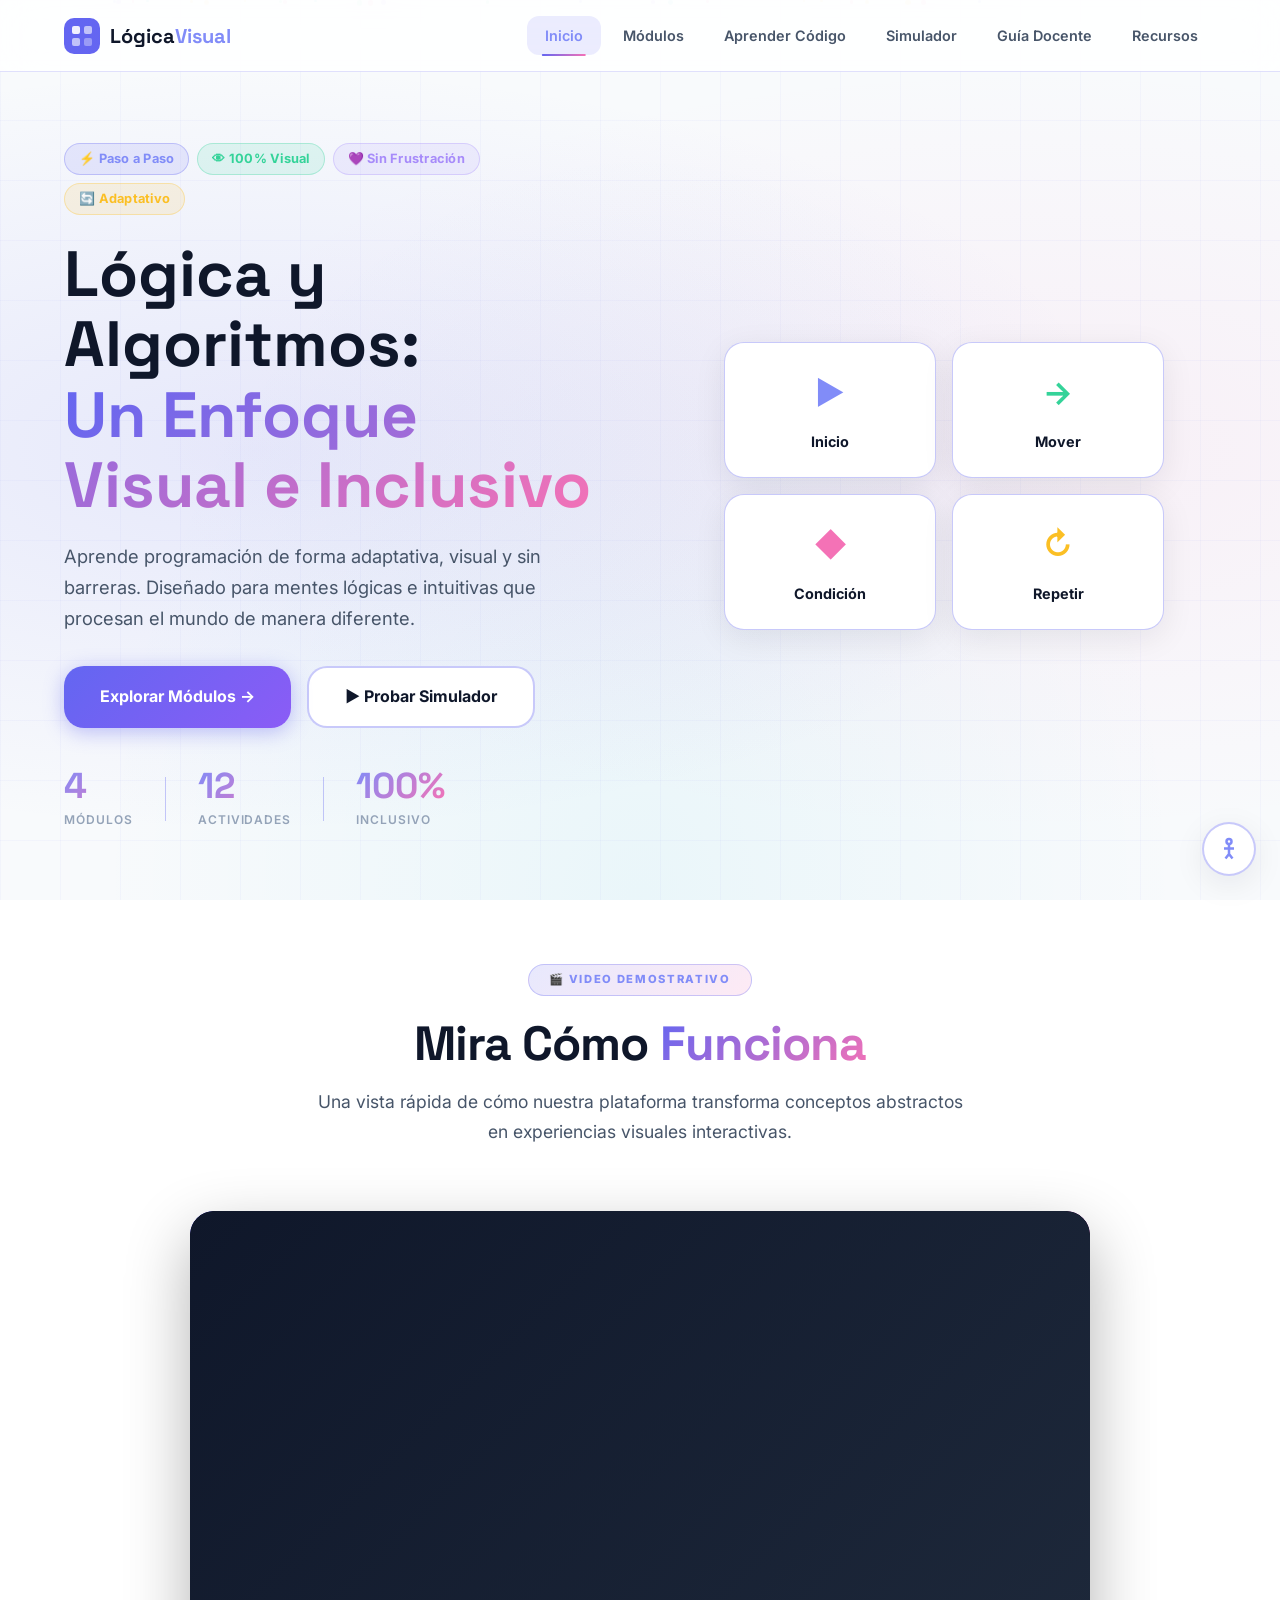
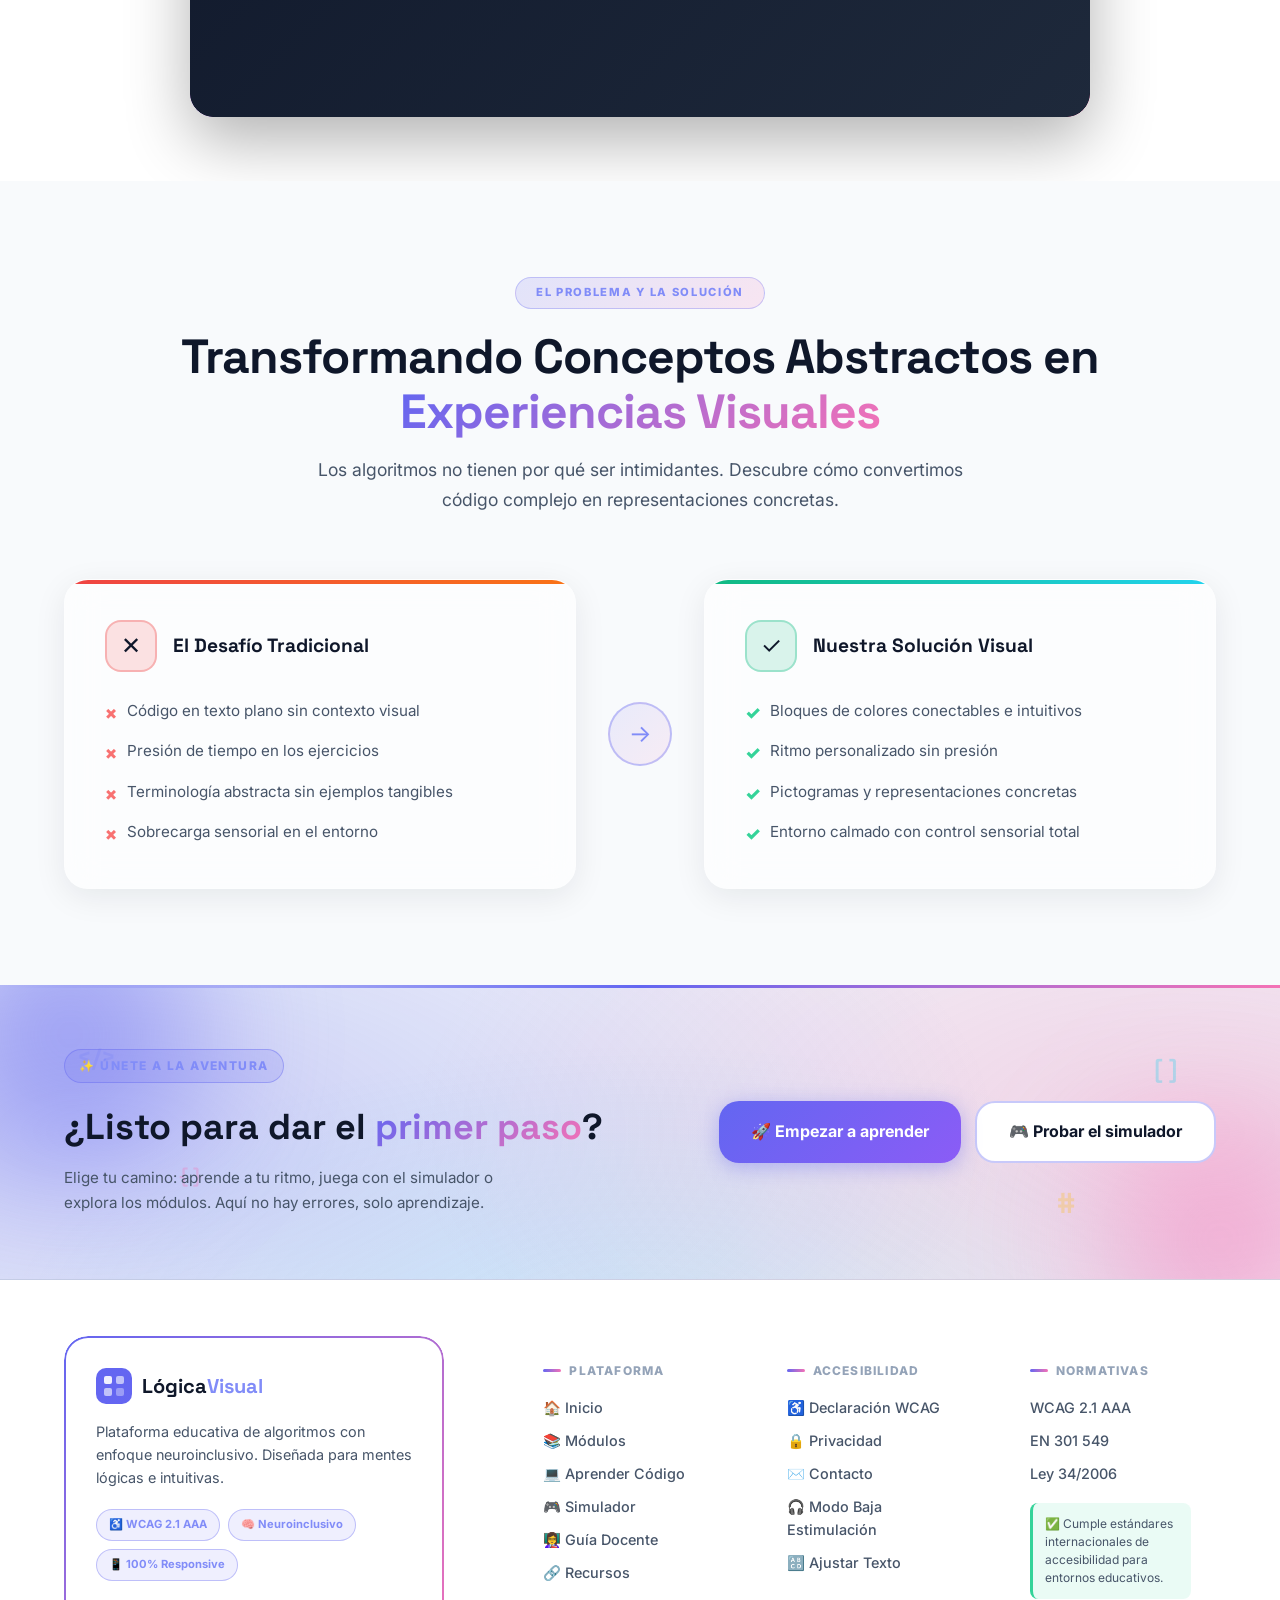
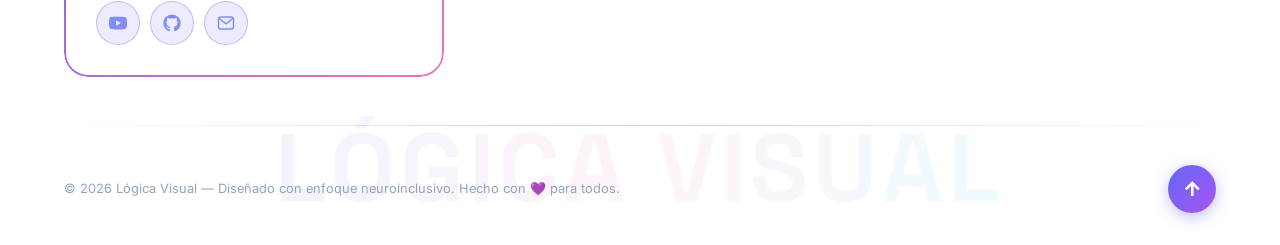
<file: index.html>
<!DOCTYPE html>
<html lang="es" data-mode="standard">
<head>
    <meta charset="UTF-8">
    <meta name="viewport" content="width=device-width, initial-scale=1.0">
    <meta name="description" content="Plataforma educativa de Algoritmos y Lógica de Programación para estudiantes neurodivergentes">
    <title>Lógica Visual | Inicio</title>
    <link rel="preconnect" href="https://fonts.googleapis.com">
    <link rel="preconnect" href="https://fonts.gstatic.com" crossorigin>
    <link href="https://fonts.googleapis.com/css2?family=Inter:wght@400;500;600;700;800&family=Space+Grotesk:wght@600;700;800&display=swap" rel="stylesheet">
    <link rel="stylesheet" href="styles.css">
</head>
<body>
    <a href="#main-content" class="skip-link">Saltar al contenido principal</a>

    <!-- Panel de Accesibilidad -->
    <div class="a11y-fab" id="a11yFab">
        <button class="a11y-fab-btn" id="a11yToggle" aria-label="Panel de accesibilidad" aria-expanded="false">
            <svg width="24" height="24" viewBox="0 0 24 24" fill="none" stroke="currentColor" stroke-width="2.5"><circle cx="12" cy="4.5" r="2.5"/><path d="M12 7v10m0 0l-3.5 4.5m3.5-4.5l3.5 4.5M7 11.5h10"/></svg>
        </button>
        <div class="a11y-panel" id="a11yPanel">
            <div class="a11y-panel-header"><span>Adaptación Sensorial</span></div>
            <div class="a11y-panel-body">
                <button class="a11y-btn active" data-mode="standard"><span class="a11y-btn-dot" style="background:linear-gradient(135deg,#6366F1,#8B5CF6)"></span>Modo Estándar</button>
                <button class="a11y-btn" data-mode="dark"><span class="a11y-btn-dot" style="background:linear-gradient(135deg,#1E293B,#334155)"></span>Modo Oscuro</button>
                <button class="a11y-btn" data-mode="high-contrast"><span class="a11y-btn-dot" style="background:linear-gradient(135deg,#FBBF24,#F59E0B)"></span>Alto Contraste</button>
                <button class="a11y-btn" data-mode="low-stimulus"><span class="a11y-btn-dot" style="background:linear-gradient(135deg,#D1D5DB,#9CA3AF)"></span>Baja Estimulación</button>
                <div class="a11y-divider"></div>
                <div class="a11y-font-row">
                    <button class="a11y-font-btn" id="fontDecrease">A−</button>
                    <span class="a11y-font-label">Texto</span>
                    <button class="a11y-font-btn" id="fontIncrease">A+</button>
                </div>
            </div>
        </div>
    </div>

    <!-- Navegación -->
    <header class="header">
        <nav class="nav">
            <div class="nav-inner">
                <a href="index.html" class="logo">
                    <div class="logo-mark">
                        <svg viewBox="0 0 36 36" fill="none">
                            <rect width="36" height="36" rx="10" fill="url(#lg)"/>
                            <defs><linearGradient id="lg" x1="0" y1="0" x2="36" y2="36"><stop stop-color="#6366F1"/><stop offset="1" stop-color="#A855F7"/></linearGradient></defs>
                            <rect x="8" y="8" width="8" height="8" rx="2" fill="#fff" opacity=".9"/>
                            <rect x="20" y="8" width="8" height="8" rx="2" fill="#fff" opacity=".6"/>
                            <rect x="8" y="20" width="8" height="8" rx="2" fill="#fff" opacity=".6"/>
                            <rect x="20" y="20" width="8" height="8" rx="2" fill="#fff" opacity=".35"/>
                        </svg>
                    </div>
                    <span class="logo-text">Lógica<span class="logo-accent">Visual</span></span>
                </a>
                <button class="nav-toggle" id="navToggle" aria-label="Abrir menú" aria-expanded="false">
                    <span></span><span></span><span></span>
                </button>
                <div class="nav-links" id="navLinks">
                    <a href="index.html" class="nav-link active">Inicio</a>
                    <a href="modulos.html" class="nav-link">Módulos</a>
                    <a href="aprender.html" class="nav-link">Aprender Código</a>
                    <a href="simulador.html" class="nav-link">Simulador</a>
                    <a href="guia.html" class="nav-link">Guía Docente</a>
                    <a href="recursos.html" class="nav-link">Recursos</a>
                </div>
            </div>
        </nav>
    </header>

    <main id="main-content">

        <!-- ═══════ HERO CINEMÁTICO ═══════ -->
        <section class="hero">
            <div class="hero-grid-overlay"></div>
            <div class="particles-container" id="particles"></div>
            <div class="hero-container">
                <div class="hero-content">
                    <div class="hero-badges">
                        <span class="badge badge-blue">⚡ Paso a Paso</span>
                        <span class="badge badge-emerald">👁 100% Visual</span>
                        <span class="badge badge-violet">💜 Sin Frustración</span>
                        <span class="badge badge-amber">🔄 Adaptativo</span>
                    </div>
                    <h1 class="hero-title">
                        Lógica y Algoritmos:<br>
                        <span class="hero-title-gradient">Un Enfoque Visual e Inclusivo</span>
                    </h1>
                    <p class="hero-sub">Aprende programación de forma adaptativa, visual y sin barreras. Diseñado para mentes lógicas e intuitivas que procesan el mundo de manera diferente.</p>
                    <div class="hero-actions">
                        <a href="modulos.html" class="btn-hero-primary">Explorar Módulos →</a>
                        <a href="simulador.html" class="btn-hero-secondary">▶ Probar Simulador</a>
                    </div>
                    <div class="hero-stats">
                        <div class="stat"><span class="stat-number">4</span><span class="stat-label">Módulos</span></div>
                        <div class="stat-divider"></div>
                        <div class="stat"><span class="stat-number">12</span><span class="stat-label">Actividades</span></div>
                        <div class="stat-divider"></div>
                        <div class="stat"><span class="stat-number">100%</span><span class="stat-label">Inclusivo</span></div>
                    </div>
                </div>
                <div class="hero-visual">
                    <div class="hero-3d-scene">
                        <div class="floating-block"><span style="color:var(--indigo);font-size:2rem">▶</span><span>Inicio</span></div>
                        <div class="floating-block"><span style="color:var(--emerald);font-size:2rem">→</span><span>Mover</span></div>
                        <div class="floating-block"><span style="color:var(--pink);font-size:2rem">◆</span><span>Condición</span></div>
                        <div class="floating-block"><span style="color:var(--amber);font-size:2rem">↻</span><span>Repetir</span></div>
                    </div>
                </div>
            </div>
        </section>

        <!-- ═══════ VIDEO INTERACTIVO ═══════ -->
        <section class="video-section">
            <div class="container">
                <div class="section-head">
                    <span class="section-tag">🎬 Video Demostrativo</span>
                    <h2 class="section-title">Mira Cómo <span class="gradient-text">Funciona</span></h2>
                    <p class="section-desc">Una vista rápida de cómo nuestra plataforma transforma conceptos abstractos en experiencias visuales interactivas.</p>
                </div>
                <div class="video-wrapper">
                    <div class="video-container" id="videoContainer">
                        <div class="video-placeholder" style="padding:0;overflow:hidden;">
                            <iframe src="https://www.youtube.com/embed/ECLEvQE_SDI" title="¿Qué es la Programación?" frameborder="0" allow="accelerometer; autoplay; clipboard-write; encrypted-media; gyroscope; picture-in-picture" referrerpolicy="strict-origin-when-cross-origin" allowfullscreen style="position:absolute;top:0;left:0;width:100%;height:100%;border-radius:inherit;"></iframe>
                        </div>
                    </div>
                </div>
            </div>
        </section>

        <!-- ═══════ DESAFÍO Y SOLUCIÓN ═══════ -->
        <section class="section">
            <div class="container">
                <div class="section-head">
                    <span class="section-tag">El Problema y la Solución</span>
                    <h2 class="section-title">Transformando Conceptos Abstractos en <span class="gradient-text">Experiencias Visuales</span></h2>
                    <p class="section-desc">Los algoritmos no tienen por qué ser intimidantes. Descubre cómo convertimos código complejo en representaciones concretas.</p>
                </div>
                <div class="challenge-row">
                    <article class="challenge-card">
                        <div class="challenge-card-top">
                            <div class="challenge-icon challenge-icon-red">✕</div>
                            <h3 class="challenge-label">El Desafío Tradicional</h3>
                        </div>
                        <ul class="challenge-list">
                            <li><span class="x-mark">×</span> Código en texto plano sin contexto visual</li>
                            <li><span class="x-mark">×</span> Presión de tiempo en los ejercicios</li>
                            <li><span class="x-mark">×</span> Terminología abstracta sin ejemplos tangibles</li>
                            <li><span class="x-mark">×</span> Sobrecarga sensorial en el entorno</li>
                        </ul>
                    </article>
                    <div class="challenge-arrow-col">
                        <div class="challenge-arrow">→</div>
                    </div>
                    <article class="challenge-card">
                        <div class="challenge-card-top">
                            <div class="challenge-icon challenge-icon-green">✓</div>
                            <h3 class="challenge-label">Nuestra Solución Visual</h3>
                        </div>
                        <ul class="challenge-list">
                            <li><span class="check-mark">✓</span> Bloques de colores conectables e intuitivos</li>
                            <li><span class="check-mark">✓</span> Ritmo personalizado sin presión</li>
                            <li><span class="check-mark">✓</span> Pictogramas y representaciones concretas</li>
                            <li><span class="check-mark">✓</span> Entorno calmado con control sensorial total</li>
                        </ul>
                    </article>
                </div>
            </div>
        </section>

    </main>

            <footer class="footer">
        <!-- ═══ CTA ÉPICO ═══ -->
        <div class="footer-cta">
            <span class="fc-orb fc-orb-1" aria-hidden="true"></span>
            <span class="fc-orb fc-orb-2" aria-hidden="true"></span>
            <span class="fc-deco fc-deco-1" aria-hidden="true">&lt;/&gt;</span>
            <span class="fc-deco fc-deco-2" aria-hidden="true">{ }</span>
            <span class="fc-deco fc-deco-3" aria-hidden="true">[ ]</span>
            <span class="fc-deco fc-deco-4" aria-hidden="true">#</span>
            <div class="container footer-cta-inner">
                <div class="footer-cta-text">
                    <span class="footer-cta-tag">✨ Únete a la aventura</span>
                    <h3>¿Listo para dar el <span class="gradient-text">primer paso</span>?</h3>
                    <p>Elige tu camino: aprende a tu ritmo, juega con el simulador o explora los módulos. Aquí no hay errores, solo aprendizaje.</p>
                </div>
                <div class="footer-cta-actions">
                    <a href="aprender.html" class="btn btn-hero-primary shine">🚀 Empezar a aprender</a>
                    <a href="simulador.html" class="btn btn-hero-secondary">🎮 Probar el simulador</a>
                </div>
            </div>
        </div>

        <div class="container">
            <div class="footer-grid">
                <!-- Marca con borde animado -->
                <div class="footer-brand gradient-border">
                    <a href="index.html" class="logo">
                        <div class="logo-mark"><svg viewBox="0 0 36 36" fill="none"><rect width="36" height="36" rx="10" fill="url(#lgf)"/><defs><linearGradient id="lgf" x1="0" y1="0" x2="36" y2="36"><stop stop-color="#6366F1"/><stop offset="1" stop-color="#A855F7"/></linearGradient></defs><rect x="8" y="8" width="8" height="8" rx="2" fill="#fff" opacity=".9"/><rect x="20" y="8" width="8" height="8" rx="2" fill="#fff" opacity=".6"/><rect x="8" y="20" width="8" height="8" rx="2" fill="#fff" opacity=".6"/><rect x="20" y="20" width="8" height="8" rx="2" fill="#fff" opacity=".35"/></svg></div>
                        <span class="logo-text">Lógica<span class="logo-accent">Visual</span></span>
                    </a>
                    <p class="footer-tagline">Plataforma educativa de algoritmos con enfoque neuroinclusivo. Diseñada para mentes lógicas e intuitivas.</p>
                    <div class="footer-badges">
                        <span class="footer-badge">♿ WCAG 2.1 AAA</span>
                        <span class="footer-badge">🧠 Neuroinclusivo</span>
                        <span class="footer-badge">📱 100% Responsive</span>
                    </div>
                    <div class="footer-social">
                        <a href="#" aria-label="YouTube" class="social-orb"><svg width="18" height="18" viewBox="0 0 24 24" fill="currentColor"><path d="M23.5 6.2a3 3 0 0 0-2.1-2.1C19.5 3.5 12 3.5 12 3.5s-7.5 0-9.4.6A3 3 0 0 0 .5 6.2 31 31 0 0 0 0 12a31 31 0 0 0 .5 5.8 3 3 0 0 0 2.1 2.1c1.9.6 9.4.6 9.4.6s7.5 0 9.4-.6a3 3 0 0 0 2.1-2.1A31 31 0 0 0 24 12a31 31 0 0 0-.5-5.8zM9.5 15.6V8.4L15.8 12l-6.3 3.6z"/></svg></a>
                        <a href="#" aria-label="GitHub" class="social-orb"><svg width="18" height="18" viewBox="0 0 24 24" fill="currentColor"><path d="M12 .5A11.5 11.5 0 0 0 .5 12a11.5 11.5 0 0 0 7.9 10.9c.6.1.8-.2.8-.6v-2c-3.2.7-3.9-1.5-3.9-1.5-.5-1.3-1.3-1.7-1.3-1.7-1-.7.1-.7.1-.7 1.1.1 1.7 1.1 1.7 1.1 1 1.7 2.7 1.2 3.4.9.1-.7.4-1.2.7-1.5-2.6-.3-5.3-1.3-5.3-5.7 0-1.3.5-2.3 1.2-3.1-.1-.3-.5-1.5.1-3.1 0 0 1-.3 3.2 1.2a11 11 0 0 1 5.8 0c2.2-1.5 3.2-1.2 3.2-1.2.6 1.6.2 2.8.1 3.1.8.8 1.2 1.8 1.2 3.1 0 4.4-2.7 5.4-5.3 5.7.4.4.8 1.1.8 2.2v3.3c0 .4.2.7.8.6A11.5 11.5 0 0 0 23.5 12 11.5 11.5 0 0 0 12 .5z"/></svg></a>
                        <a href="#" aria-label="Correo electrónico" class="social-orb"><svg width="18" height="18" viewBox="0 0 24 24" fill="none" stroke="currentColor" stroke-width="2"><rect x="2" y="4" width="20" height="16" rx="3"/><path d="m3 6 9 7 9-7"/></svg></a>
                    </div>
                </div>

                <div class="footer-col footer-card">
                    <h4>Plataforma</h4>
                    <a href="index.html">🏠 Inicio</a>
                    <a href="modulos.html">📚 Módulos</a>
                    <a href="aprender.html">💻 Aprender Código</a>
                    <a href="simulador.html">🎮 Simulador</a>
                    <a href="guia.html">👩‍🏫 Guía Docente</a>
                    <a href="recursos.html">🔗 Recursos</a>
                </div>
                <div class="footer-col footer-card">
                    <h4>Accesibilidad</h4>
                    <a href="#">♿ Declaración WCAG</a>
                    <a href="#">🔒 Privacidad</a>
                    <a href="#">✉️ Contacto</a>
                    <a href="#">🎧 Modo Baja Estimulación</a>
                    <a href="#">🔠 Ajustar Texto</a>
                </div>
                <div class="footer-col footer-card">
                    <h4>Normativas</h4>
                    <a href="#">WCAG 2.1 AAA</a>
                    <a href="#">EN 301 549</a>
                    <a href="#">Ley 34/2006</a>
                    <div class="footer-note">✅ Cumple estándares internacionales de accesibilidad para entornos educativos.</div>
                </div>
            </div>

            <div class="footer-bottom">
                <span class="footer-watermark" aria-hidden="true">LÓGICA VISUAL</span>
                <p>© 2026 Lógica Visual — Diseñado con enfoque neuroinclusivo. Hecho con 💜 para todos.</p>
                <button class="footer-top" id="footerTop" aria-label="Volver arriba">↑</button>
            </div>
        </div>
    </footer>

    <script src="app.js"></script>
</body>
</html>
</file>
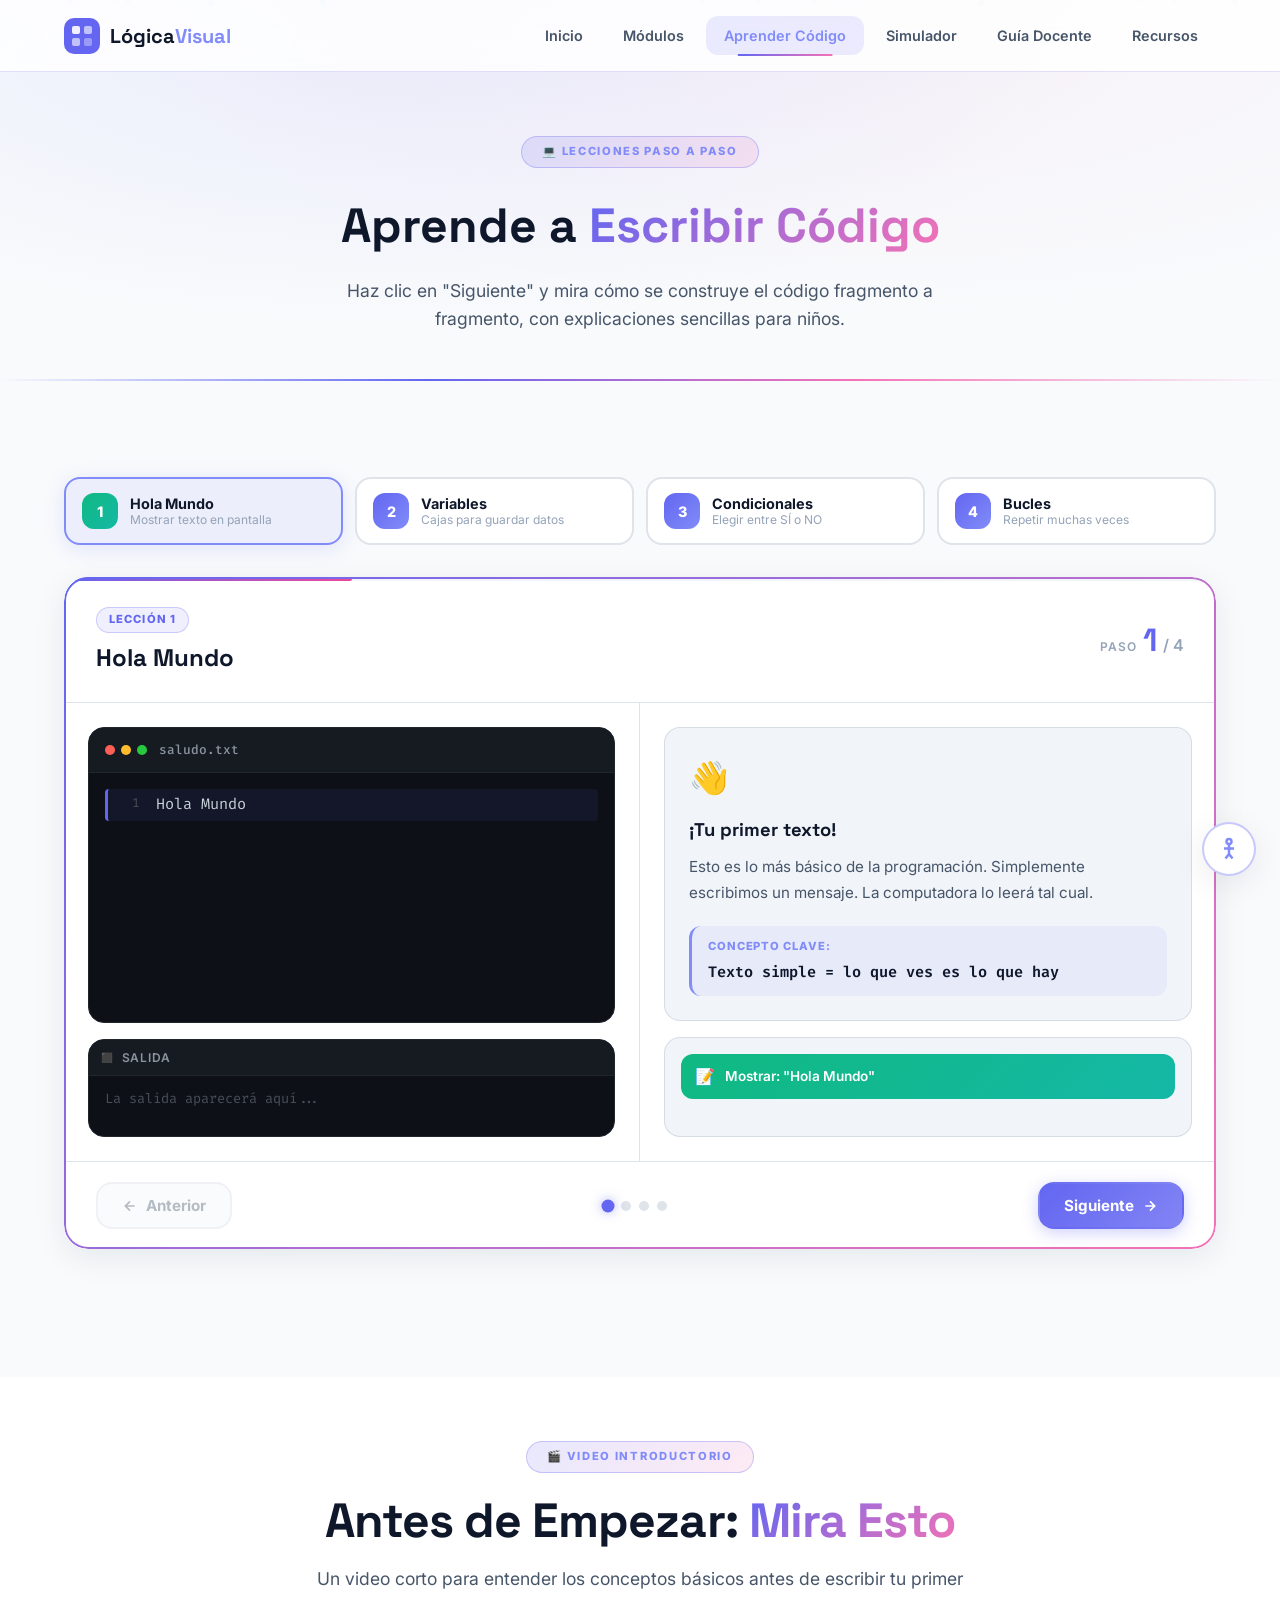
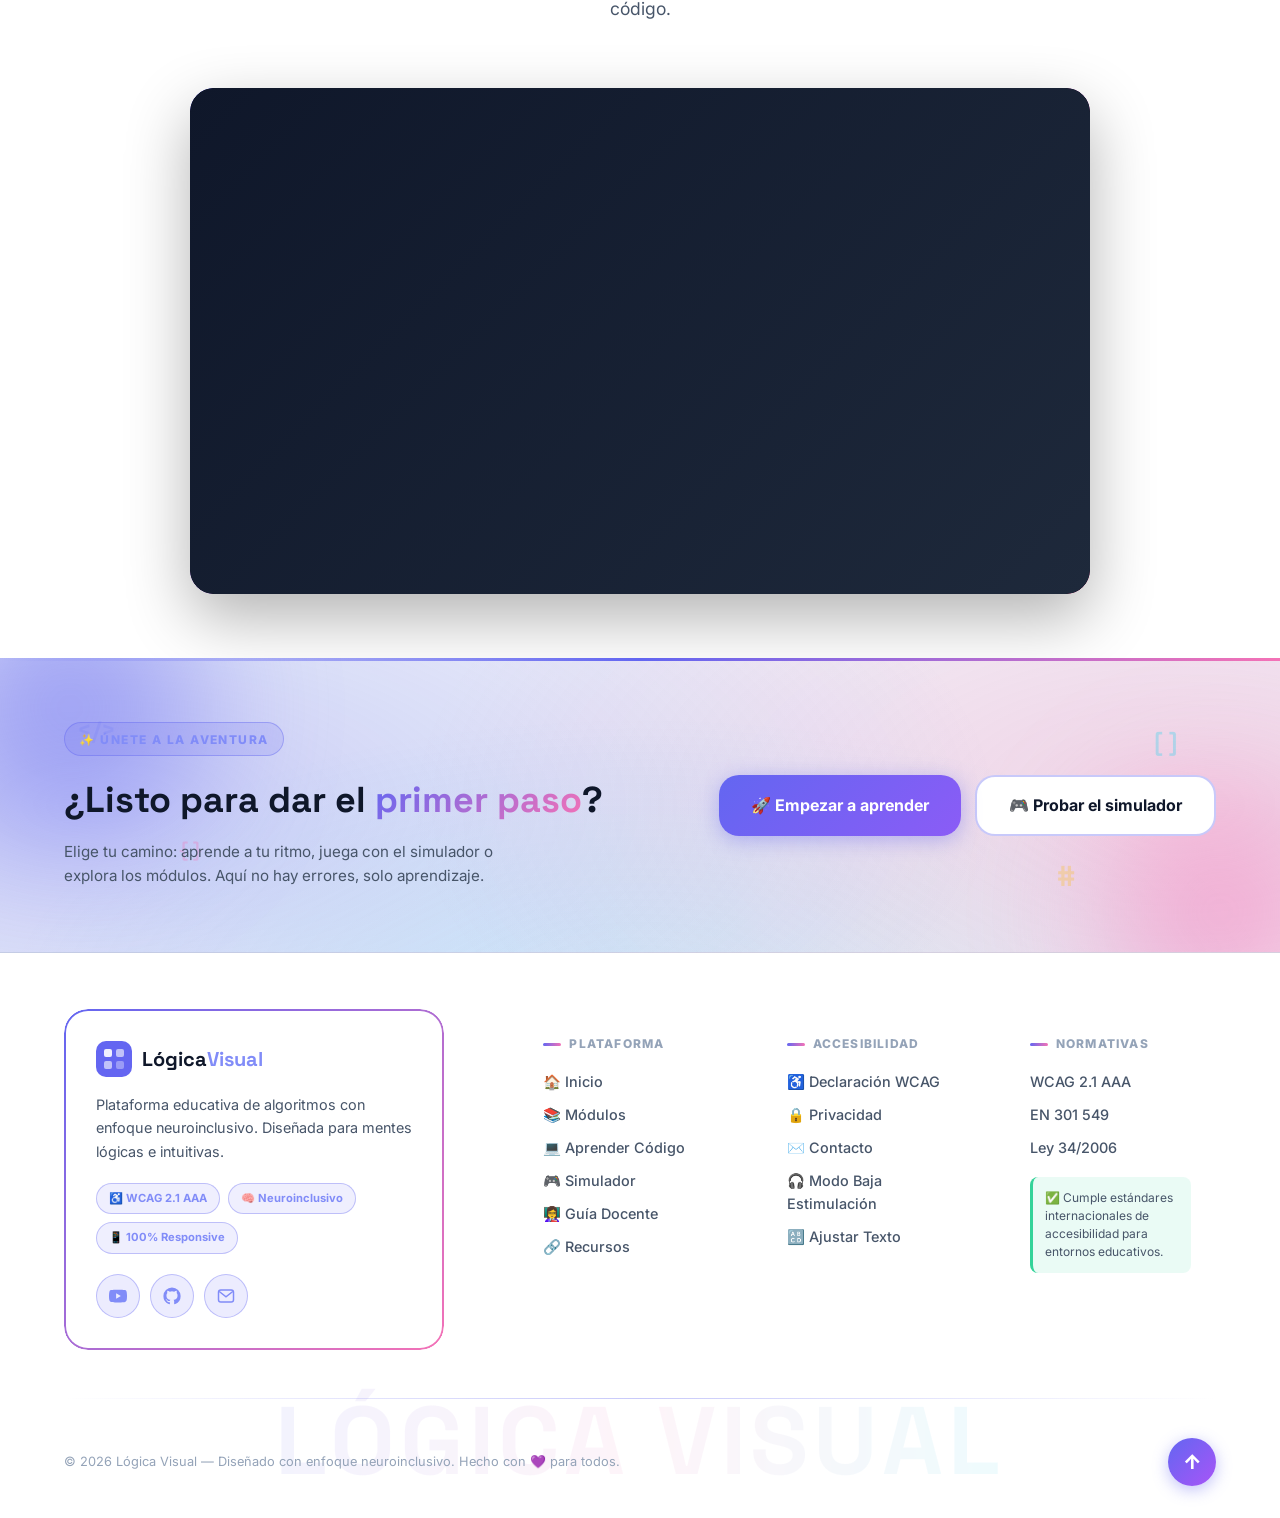
<file: aprender.html>
<!DOCTYPE html>
<html lang="es" data-mode="standard">
<head>
    <meta charset="UTF-8">
    <meta name="viewport" content="width=device-width, initial-scale=1.0">
    <title>Lógica Visual | Aprender Código</title>
    <link rel="preconnect" href="https://fonts.googleapis.com">
    <link rel="preconnect" href="https://fonts.gstatic.com" crossorigin>
    <link href="https://fonts.googleapis.com/css2?family=Inter:wght@400;500;600;700;800&family=Space+Grotesk:wght@600;700;800&family=Fira+Code:wght@400;500;600&display=swap" rel="stylesheet">
    <link rel="stylesheet" href="styles.css">
    <link rel="stylesheet" href="lecciones.css">
</head>
<body>
    <a href="#main-content" class="skip-link">Saltar al contenido</a>

    <!-- Panel de Accesibilidad -->
    <div class="a11y-fab" id="a11yFab">
        <button class="a11y-fab-btn" id="a11yToggle" aria-label="Panel de accesibilidad">
            <svg width="24" height="24" viewBox="0 0 24 24" fill="none" stroke="currentColor" stroke-width="2.5"><circle cx="12" cy="4.5" r="2.5"/><path d="M12 7v10m0 0l-3.5 4.5m3.5-4.5l3.5 4.5M7 11.5h10"/></svg>
        </button>
        <div class="a11y-panel" id="a11yPanel">
            <div class="a11y-panel-header"><span>Adaptación Sensorial</span></div>
            <div class="a11y-panel-body">
                <button class="a11y-btn active" data-mode="standard"><span class="a11y-btn-dot" style="background:linear-gradient(135deg,#6366F1,#8B5CF6)"></span>Modo Estándar</button>
                <button class="a11y-btn" data-mode="dark"><span class="a11y-btn-dot" style="background:linear-gradient(135deg,#1E293B,#334155)"></span>Modo Oscuro</button>
                <button class="a11y-btn" data-mode="high-contrast"><span class="a11y-btn-dot" style="background:linear-gradient(135deg,#FBBF24,#F59E0B)"></span>Alto Contraste</button>
                <button class="a11y-btn" data-mode="low-stimulus"><span class="a11y-btn-dot" style="background:linear-gradient(135deg,#D1D5DB,#9CA3AF)"></span>Baja Estimulación</button>
                <div class="a11y-divider"></div>
                <div class="a11y-font-row">
                    <button class="a11y-font-btn" id="fontDecrease">A−</button>
                    <span class="a11y-font-label">Texto</span>
                    <button class="a11y-font-btn" id="fontIncrease">A+</button>
                </div>
            </div>
        </div>
    </div>

    <!-- Navegación -->
    <header class="header">
        <nav class="nav"><div class="nav-inner">
            <a href="index.html" class="logo">
                <div class="logo-mark"><svg viewBox="0 0 36 36" fill="none"><rect width="36" height="36" rx="10" fill="url(#lg)"/><defs><linearGradient id="lg" x1="0" y1="0" x2="36" y2="36"><stop stop-color="#6366F1"/><stop offset="1" stop-color="#A855F7"/></linearGradient></defs><rect x="8" y="8" width="8" height="8" rx="2" fill="#fff" opacity=".9"/><rect x="20" y="8" width="8" height="8" rx="2" fill="#fff" opacity=".6"/><rect x="8" y="20" width="8" height="8" rx="2" fill="#fff" opacity=".6"/><rect x="20" y="20" width="8" height="8" rx="2" fill="#fff" opacity=".35"/></svg></div>
                <span class="logo-text">Lógica<span class="logo-accent">Visual</span></span>
            </a>
            <button class="nav-toggle" id="navToggle" aria-label="Abrir menú" aria-expanded="false">
                    <span></span><span></span><span></span>
                </button>
                <div class="nav-links" id="navLinks">
                <a href="index.html" class="nav-link">Inicio</a>
                <a href="modulos.html" class="nav-link">Módulos</a>
                <a href="aprender.html" class="nav-link active">Aprender Código</a>
                <a href="simulador.html" class="nav-link">Simulador</a>
                <a href="guia.html" class="nav-link">Guía Docente</a>
                <a href="recursos.html" class="nav-link">Recursos</a>
            </div>
        </div></nav>
    </header>

    <!-- Hero de página -->
    <section class="page-hero">
        <div class="particles-container" id="particles"></div>
        <div class="container">
            <span class="section-tag">💻 Lecciones Paso a Paso</span>
            <h1 class="page-hero-title">Aprende a <span class="gradient-text">Escribir Código</span></h1>
            <p class="page-hero-desc">Haz clic en "Siguiente" y mira cómo se construye el código fragmento a fragmento, con explicaciones sencillas para niños.</p>
        </div>
    </section>

    <main id="main-content">
        <section class="section">
            <div class="container">

                <!-- Selector de lección -->
                <div class="lesson-selector" role="tablist" aria-label="Seleccionar lección">
                    <button class="lesson-tab active" data-lesson="0" role="tab" aria-selected="true">
                        <span class="lesson-tab-num">1</span>
                        <span class="lesson-tab-info">
                            <span class="lesson-tab-title">Hola Mundo</span>
                            <span class="lesson-tab-desc">Mostrar texto en pantalla</span>
                        </span>
                    </button>
                    <button class="lesson-tab" data-lesson="1" role="tab" aria-selected="false">
                        <span class="lesson-tab-num">2</span>
                        <span class="lesson-tab-info">
                            <span class="lesson-tab-title">Variables</span>
                            <span class="lesson-tab-desc">Cajas para guardar datos</span>
                        </span>
                    </button>
                    <button class="lesson-tab" data-lesson="2" role="tab" aria-selected="false">
                        <span class="lesson-tab-num">3</span>
                        <span class="lesson-tab-info">
                            <span class="lesson-tab-title">Condicionales</span>
                            <span class="lesson-tab-desc">Elegir entre SÍ o NO</span>
                        </span>
                    </button>
                    <button class="lesson-tab" data-lesson="3" role="tab" aria-selected="false">
                        <span class="lesson-tab-num">4</span>
                        <span class="lesson-tab-info">
                            <span class="lesson-tab-title">Bucles</span>
                            <span class="lesson-tab-desc">Repetir muchas veces</span>
                        </span>
                    </button>
                </div>

                <!-- Panel de lección -->
                <div class="lesson-panel gradient-border">

                    <!-- Barra de progreso -->
                    <div class="lesson-progress-bar">
                        <div class="lesson-progress-fill" id="progressFill"></div>
                    </div>

                    <!-- Información de la lección -->
                    <div class="lesson-header">
                        <div class="lesson-header-left">
                            <span class="lesson-badge" id="lessonBadge">Lección 1</span>
                            <h2 class="lesson-title" id="lessonTitle">Hola Mundo</h2>
                        </div>
                        <div class="lesson-step-info">
                            <span class="lesson-step-label">Paso</span>
                            <span class="lesson-step-current" id="stepCurrent">1</span>
                            <span class="lesson-step-total" id="stepTotal">/ 5</span>
                        </div>
                    </div>

                    <div class="lesson-body">

                        <!-- Lado izquierdo: Código -->
                        <div class="lesson-code-area">
                            <div class="code-window">
                                <div class="code-window-bar">
                                    <div class="code-dots"><span></span><span></span><span></span></div>
                                    <span class="code-filename" id="codeFilename">hola_mundo.py</span>
                                </div>
                                <div class="code-content" id="codeContent" aria-live="polite">
                                    <!-- Las líneas de código se generan con JS -->
                                </div>
                            </div>

                            <!-- Console de salida -->
                            <div class="code-console" id="codeConsole">
                                <div class="console-bar">
                                    <span class="console-icon">⬛</span>
                                    <span>Salida</span>
                                </div>
                                <div class="console-output" id="consoleOutput">
                                    <span class="console-placeholder">La salida aparecerá aquí...</span>
                                </div>
                            </div>
                        </div>

                        <!-- Lado derecho: Explicación -->
                        <div class="lesson-explain-area">
                            <div class="explain-card" id="explainCard">
                                <div class="explain-icon" id="explainIcon">💡</div>
                                <h3 class="explain-title" id="explainTitle">Bienvenido</h3>
                                <p class="explain-text" id="explainText">Haz clic en "Siguiente" para comenzar a construir tu primer programa.</p>
                                <div class="explain-highlight" id="explainHighlight">
                                    <span class="explain-highlight-label">Concepto clave:</span>
                                    <span class="explain-highlight-text" id="explainConcept">Programa</span>
                                </div>
                            </div>

                            <!-- Mini visualización -->
                            <div class="explain-visual" id="explainVisual">
                                <div class="visual-blocks" id="visualBlocks">
                                    <!-- Bloques visuales que se agregan progresivamente -->
                                </div>
                            </div>
                        </div>
                    </div>

                    <!-- Controles -->
                    <div class="lesson-controls">
                        <button class="lesson-btn lesson-btn-prev" id="btnPrev" disabled>
                            <svg width="16" height="16" viewBox="0 0 24 24" fill="none" stroke="currentColor" stroke-width="2.5"><path d="M19 12H5M12 19l-7-7 7-7"/></svg>
                            Anterior
                        </button>
                        <div class="lesson-nav-dots" id="navDots"></div>
                        <button class="lesson-btn lesson-btn-next" id="btnNext">
                            Siguiente
                            <svg width="16" height="16" viewBox="0 0 24 24" fill="none" stroke="currentColor" stroke-width="2.5"><path d="M5 12h14M12 5l7 7-7 7"/></svg>
                        </button>
                        <button class="lesson-btn lesson-btn-run" id="btnRun" style="display:none">
                            <svg width="16" height="16" viewBox="0 0 24 24" fill="none" stroke="currentColor" stroke-width="2.5"><polygon points="5 3 19 12 5 21 5 3"/></svg>
                            Ejecutar
                        </button>
                    </div>
                </div>

                <!-- Mensaje de felicitación (oculto) -->
                <div class="lesson-complete" id="lessonComplete" style="display:none">
                    <div class="complete-content gradient-border">
                        <div class="complete-emoji">🎉</div>
                        <h2 class="complete-title">¡Lección Completada!</h2>
                        <p class="complete-text" id="completeText">Has aprendido los conceptos básicos de programación.</p>
                        <div class="complete-actions">
                            <button class="lesson-btn lesson-btn-next" id="btnNextLesson">Siguiente Lección →</button>
                            <button class="lesson-btn lesson-btn-prev" id="btnRestart">🔄 Repetir</button>
                        </div>
                    </div>
                </div>

            </div>
        </section>

        <!-- ═══════ VIDEO ═══════ -->
        <section class="video-section">
            <div class="container">
                <div class="section-head">
                    <span class="section-tag">🎬 Video Introductorio</span>
                    <h2 class="section-title">Antes de Empezar: <span class="gradient-text">Mira Esto</span></h2>
                    <p class="section-desc">Un video corto para entender los conceptos básicos antes de escribir tu primer código.</p>
                </div>
                <div class="video-wrapper">
                    <div class="video-container">
                        <div class="video-placeholder" style="padding:0;overflow:hidden;">
                            <iframe src="https://www.youtube.com/embed/VZe9tjqa9xw" title="Programación Conceptos Básicos" frameborder="0" allow="accelerometer; autoplay; clipboard-write; encrypted-media; gyroscope; picture-in-picture" referrerpolicy="strict-origin-when-cross-origin" allowfullscreen style="position:absolute;top:0;left:0;width:100%;height:100%;border-radius:inherit;"></iframe>
                        </div>
                    </div>
                </div>
            </div>
        </section>
    </main>

            <footer class="footer">
        <!-- ═══ CTA ÉPICO ═══ -->
        <div class="footer-cta">
            <span class="fc-orb fc-orb-1" aria-hidden="true"></span>
            <span class="fc-orb fc-orb-2" aria-hidden="true"></span>
            <span class="fc-deco fc-deco-1" aria-hidden="true">&lt;/&gt;</span>
            <span class="fc-deco fc-deco-2" aria-hidden="true">{ }</span>
            <span class="fc-deco fc-deco-3" aria-hidden="true">[ ]</span>
            <span class="fc-deco fc-deco-4" aria-hidden="true">#</span>
            <div class="container footer-cta-inner">
                <div class="footer-cta-text">
                    <span class="footer-cta-tag">✨ Únete a la aventura</span>
                    <h3>¿Listo para dar el <span class="gradient-text">primer paso</span>?</h3>
                    <p>Elige tu camino: aprende a tu ritmo, juega con el simulador o explora los módulos. Aquí no hay errores, solo aprendizaje.</p>
                </div>
                <div class="footer-cta-actions">
                    <a href="aprender.html" class="btn btn-hero-primary shine">🚀 Empezar a aprender</a>
                    <a href="simulador.html" class="btn btn-hero-secondary">🎮 Probar el simulador</a>
                </div>
            </div>
        </div>

        <div class="container">
            <div class="footer-grid">
                <!-- Marca con borde animado -->
                <div class="footer-brand gradient-border">
                    <a href="index.html" class="logo">
                        <div class="logo-mark"><svg viewBox="0 0 36 36" fill="none"><rect width="36" height="36" rx="10" fill="url(#lgf)"/><defs><linearGradient id="lgf" x1="0" y1="0" x2="36" y2="36"><stop stop-color="#6366F1"/><stop offset="1" stop-color="#A855F7"/></linearGradient></defs><rect x="8" y="8" width="8" height="8" rx="2" fill="#fff" opacity=".9"/><rect x="20" y="8" width="8" height="8" rx="2" fill="#fff" opacity=".6"/><rect x="8" y="20" width="8" height="8" rx="2" fill="#fff" opacity=".6"/><rect x="20" y="20" width="8" height="8" rx="2" fill="#fff" opacity=".35"/></svg></div>
                        <span class="logo-text">Lógica<span class="logo-accent">Visual</span></span>
                    </a>
                    <p class="footer-tagline">Plataforma educativa de algoritmos con enfoque neuroinclusivo. Diseñada para mentes lógicas e intuitivas.</p>
                    <div class="footer-badges">
                        <span class="footer-badge">♿ WCAG 2.1 AAA</span>
                        <span class="footer-badge">🧠 Neuroinclusivo</span>
                        <span class="footer-badge">📱 100% Responsive</span>
                    </div>
                    <div class="footer-social">
                        <a href="#" aria-label="YouTube" class="social-orb"><svg width="18" height="18" viewBox="0 0 24 24" fill="currentColor"><path d="M23.5 6.2a3 3 0 0 0-2.1-2.1C19.5 3.5 12 3.5 12 3.5s-7.5 0-9.4.6A3 3 0 0 0 .5 6.2 31 31 0 0 0 0 12a31 31 0 0 0 .5 5.8 3 3 0 0 0 2.1 2.1c1.9.6 9.4.6 9.4.6s7.5 0 9.4-.6a3 3 0 0 0 2.1-2.1A31 31 0 0 0 24 12a31 31 0 0 0-.5-5.8zM9.5 15.6V8.4L15.8 12l-6.3 3.6z"/></svg></a>
                        <a href="#" aria-label="GitHub" class="social-orb"><svg width="18" height="18" viewBox="0 0 24 24" fill="currentColor"><path d="M12 .5A11.5 11.5 0 0 0 .5 12a11.5 11.5 0 0 0 7.9 10.9c.6.1.8-.2.8-.6v-2c-3.2.7-3.9-1.5-3.9-1.5-.5-1.3-1.3-1.7-1.3-1.7-1-.7.1-.7.1-.7 1.1.1 1.7 1.1 1.7 1.1 1 1.7 2.7 1.2 3.4.9.1-.7.4-1.2.7-1.5-2.6-.3-5.3-1.3-5.3-5.7 0-1.3.5-2.3 1.2-3.1-.1-.3-.5-1.5.1-3.1 0 0 1-.3 3.2 1.2a11 11 0 0 1 5.8 0c2.2-1.5 3.2-1.2 3.2-1.2.6 1.6.2 2.8.1 3.1.8.8 1.2 1.8 1.2 3.1 0 4.4-2.7 5.4-5.3 5.7.4.4.8 1.1.8 2.2v3.3c0 .4.2.7.8.6A11.5 11.5 0 0 0 23.5 12 11.5 11.5 0 0 0 12 .5z"/></svg></a>
                        <a href="#" aria-label="Correo electrónico" class="social-orb"><svg width="18" height="18" viewBox="0 0 24 24" fill="none" stroke="currentColor" stroke-width="2"><rect x="2" y="4" width="20" height="16" rx="3"/><path d="m3 6 9 7 9-7"/></svg></a>
                    </div>
                </div>

                <div class="footer-col footer-card">
                    <h4>Plataforma</h4>
                    <a href="index.html">🏠 Inicio</a>
                    <a href="modulos.html">📚 Módulos</a>
                    <a href="aprender.html">💻 Aprender Código</a>
                    <a href="simulador.html">🎮 Simulador</a>
                    <a href="guia.html">👩‍🏫 Guía Docente</a>
                    <a href="recursos.html">🔗 Recursos</a>
                </div>
                <div class="footer-col footer-card">
                    <h4>Accesibilidad</h4>
                    <a href="#">♿ Declaración WCAG</a>
                    <a href="#">🔒 Privacidad</a>
                    <a href="#">✉️ Contacto</a>
                    <a href="#">🎧 Modo Baja Estimulación</a>
                    <a href="#">🔠 Ajustar Texto</a>
                </div>
                <div class="footer-col footer-card">
                    <h4>Normativas</h4>
                    <a href="#">WCAG 2.1 AAA</a>
                    <a href="#">EN 301 549</a>
                    <a href="#">Ley 34/2006</a>
                    <div class="footer-note">✅ Cumple estándares internacionales de accesibilidad para entornos educativos.</div>
                </div>
            </div>

            <div class="footer-bottom">
                <span class="footer-watermark" aria-hidden="true">LÓGICA VISUAL</span>
                <p>© 2026 Lógica Visual — Diseñado con enfoque neuroinclusivo. Hecho con 💜 para todos.</p>
                <button class="footer-top" id="footerTop" aria-label="Volver arriba">↑</button>
            </div>
        </div>
    </footer>

    <script src="app.js"></script>
    <script src="lecciones.js"></script>
</body>
</html>
</file>
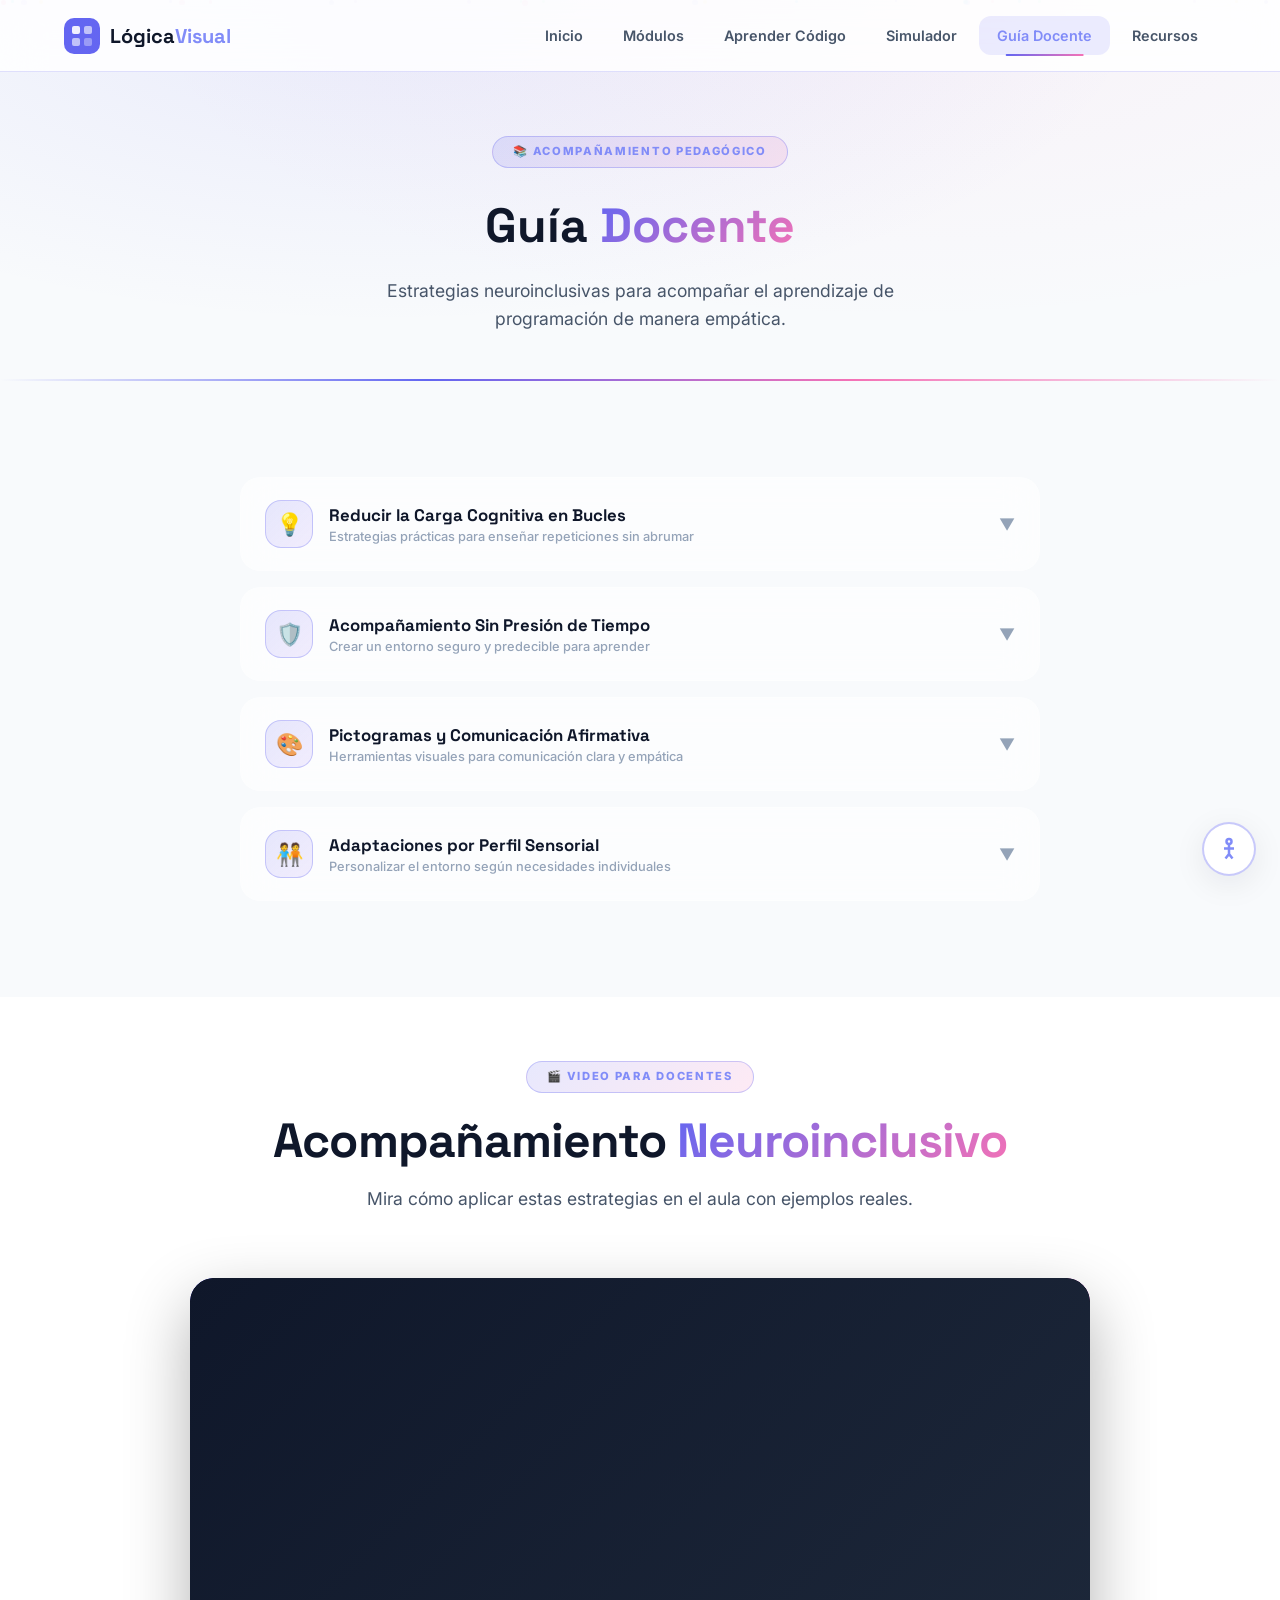
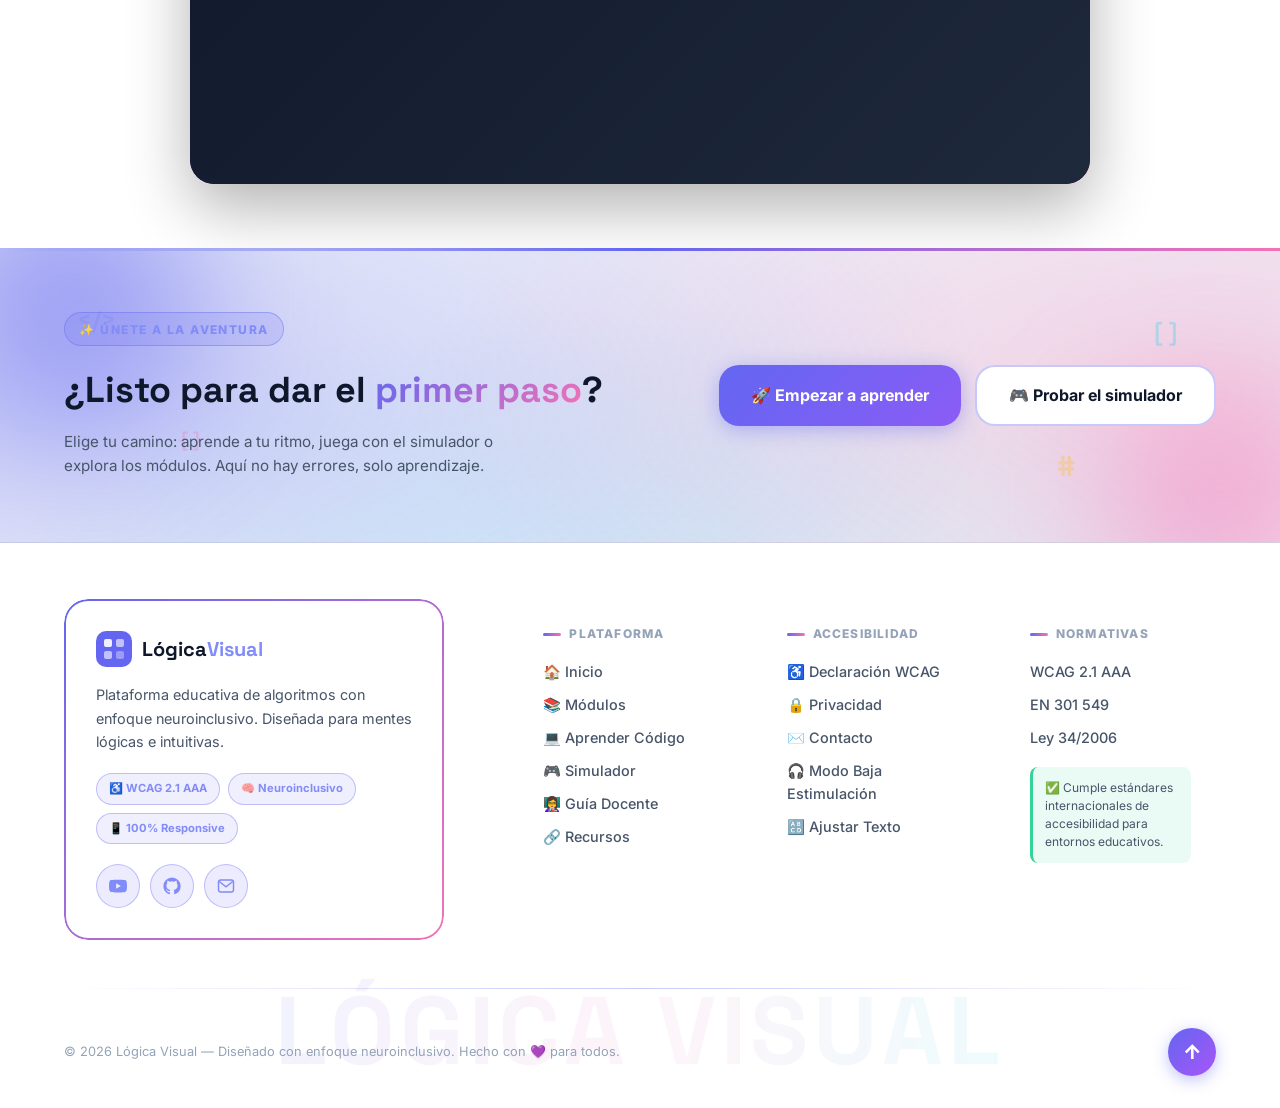
<file: guia.html>
<!DOCTYPE html>
<html lang="es" data-mode="standard">
<head>
    <meta charset="UTF-8">
    <meta name="viewport" content="width=device-width, initial-scale=1.0">
    <title>Lógica Visual | Guía Docente</title>
    <link rel="preconnect" href="https://fonts.googleapis.com">
    <link rel="preconnect" href="https://fonts.gstatic.com" crossorigin>
    <link href="https://fonts.googleapis.com/css2?family=Inter:wght@400;500;600;700;800&family=Space+Grotesk:wght@600;700;800&display=swap" rel="stylesheet">
    <link rel="stylesheet" href="styles.css">
</head>
<body>
    <a href="#main-content" class="skip-link">Saltar al contenido</a>

    <!-- Panel de Accesibilidad -->
    <div class="a11y-fab" id="a11yFab">
        <button class="a11y-fab-btn" id="a11yToggle" aria-label="Panel de accesibilidad">
            <svg width="24" height="24" viewBox="0 0 24 24" fill="none" stroke="currentColor" stroke-width="2.5"><circle cx="12" cy="4.5" r="2.5"/><path d="M12 7v10m0 0l-3.5 4.5m3.5-4.5l3.5 4.5M7 11.5h10"/></svg>
        </button>
        <div class="a11y-panel" id="a11yPanel">
            <div class="a11y-panel-header"><span>Adaptación Sensorial</span></div>
            <div class="a11y-panel-body">
                <button class="a11y-btn active" data-mode="standard"><span class="a11y-btn-dot" style="background:linear-gradient(135deg,#6366F1,#8B5CF6)"></span>Modo Estándar</button>
                <button class="a11y-btn" data-mode="dark"><span class="a11y-btn-dot" style="background:linear-gradient(135deg,#1E293B,#334155)"></span>Modo Oscuro</button>
                <button class="a11y-btn" data-mode="high-contrast"><span class="a11y-btn-dot" style="background:linear-gradient(135deg,#FBBF24,#F59E0B)"></span>Alto Contraste</button>
                <button class="a11y-btn" data-mode="low-stimulus"><span class="a11y-btn-dot" style="background:linear-gradient(135deg,#D1D5DB,#9CA3AF)"></span>Baja Estimulación</button>
                <div class="a11y-divider"></div>
                <div class="a11y-font-row">
                    <button class="a11y-font-btn" id="fontDecrease">A−</button>
                    <span class="a11y-font-label">Texto</span>
                    <button class="a11y-font-btn" id="fontIncrease">A+</button>
                </div>
            </div>
        </div>
    </div>

    <!-- Navegación -->
    <header class="header">
        <nav class="nav"><div class="nav-inner">
            <a href="index.html" class="logo">
                <div class="logo-mark"><svg viewBox="0 0 36 36" fill="none"><rect width="36" height="36" rx="10" fill="url(#lg)"/><defs><linearGradient id="lg" x1="0" y1="0" x2="36" y2="36"><stop stop-color="#6366F1"/><stop offset="1" stop-color="#A855F7"/></linearGradient></defs><rect x="8" y="8" width="8" height="8" rx="2" fill="#fff" opacity=".9"/><rect x="20" y="8" width="8" height="8" rx="2" fill="#fff" opacity=".6"/><rect x="8" y="20" width="8" height="8" rx="2" fill="#fff" opacity=".6"/><rect x="20" y="20" width="8" height="8" rx="2" fill="#fff" opacity=".35"/></svg></div>
                <span class="logo-text">Lógica<span class="logo-accent">Visual</span></span>
            </a>
            <button class="nav-toggle" id="navToggle" aria-label="Abrir menú" aria-expanded="false">
                    <span></span><span></span><span></span>
                </button>
                <div class="nav-links" id="navLinks">
                <a href="index.html" class="nav-link">Inicio</a>
                <a href="modulos.html" class="nav-link">Módulos</a>
                <a href="aprender.html" class="nav-link">Aprender Código</a>
                <a href="simulador.html" class="nav-link">Simulador</a>
                <a href="guia.html" class="nav-link active">Guía Docente</a>
                <a href="recursos.html" class="nav-link">Recursos</a>
            </div>
        </div></nav>
    </header>

    <!-- Hero de página -->
    <section class="page-hero">
        <div class="particles-container" id="particles"></div>
        <div class="container">
            <span class="section-tag">📚 Acompañamiento Pedagógico</span>
            <h1 class="page-hero-title">Guía <span class="gradient-text">Docente</span></h1>
            <p class="page-hero-desc">Estrategias neuroinclusivas para acompañar el aprendizaje de programación de manera empática.</p>
        </div>
    </section>

    <main id="main-content">
        <section class="section">
            <div class="container">
                <div class="guide-accordions">
                    <div class="acc" aria-expanded="false">
                        <button class="acc-header">
                            <div class="acc-header-left">
                                <div class="acc-icon">💡</div>
                                <div>
                                    <h3 class="acc-title">Reducir la Carga Cognitiva en Bucles</h3>
                                    <p class="acc-sub">Estrategias prácticas para enseñar repeticiones sin abrumar</p>
                                </div>
                            </div>
                            <span class="acc-chevron">▼</span>
                        </button>
                        <div class="acc-body">
                            <div class="acc-body-inner">
                                <ul class="acc-list">
                                    <li><strong>Fragmentar en pasos micro:</strong> Dividir cada bucle en instrucciones sencillas y manipulables.</li>
                                    <li><strong>Contadores visuales:</strong> Representar iteraciones con fichas o elementos gráficos progresivos.</li>
                                    <li><strong>Historias repetitivas:</strong> Enmarcar bucles en narrativas simples ("El gato camina 3 veces").</li>
                                    <li><strong>Ritmo regular:</strong> Evitar cambios de velocidad inesperados durante la demostración.</li>
                                </ul>
                            </div>
                        </div>
                    </div>

                    <div class="acc" aria-expanded="false">
                        <button class="acc-header">
                            <div class="acc-header-left">
                                <div class="acc-icon">🛡️</div>
                                <div>
                                    <h3 class="acc-title">Acompañamiento Sin Presión de Tiempo</h3>
                                    <p class="acc-sub">Crear un entorno seguro y predecible para aprender</p>
                                </div>
                            </div>
                            <span class="acc-chevron">▼</span>
                        </button>
                        <div class="acc-body">
                            <div class="acc-body-inner">
                                <ul class="acc-list">
                                    <li><strong>Eliminar temporizadores:</strong> No mostrar cronómetros regresivos ni competitivos.</li>
                                    <li><strong>Rutinas predecibles:</strong> Mantener siempre la misma estructura de sesión.</li>
                                    <li><strong>Zonas de descanso:</strong> Diseñar pausas sensoriales programadas.</li>
                                    <li><strong>Feedback positivo:</strong> Resaltar lo logrado antes de señalar ajustes.</li>
                                </ul>
                            </div>
                        </div>
                    </div>

                    <div class="acc" aria-expanded="false">
                        <button class="acc-header">
                            <div class="acc-header-left">
                                <div class="acc-icon">🎨</div>
                                <div>
                                    <h3 class="acc-title">Pictogramas y Comunicación Afirmativa</h3>
                                    <p class="acc-sub">Herramientas visuales para comunicación clara y empática</p>
                                </div>
                            </div>
                            <span class="acc-chevron">▼</span>
                        </button>
                        <div class="acc-body">
                            <div class="acc-body-inner">
                                <ul class="acc-list">
                                    <li><strong>Sistema consistente:</strong> Usar siempre los mismos símbolos y colores.</li>
                                    <li><strong>Lenguaje literal:</strong> Evitar metáforas ambiguas, usar instrucciones directas.</li>
                                    <li><strong>Modelado visual:</strong> Demostrar siempre primero con los mismos bloques visuales.</li>
                                    <li><strong>Confirmaciones escritas:</strong> Complementar instrucciones verbales con texto en pantalla.</li>
                                </ul>
                            </div>
                        </div>
                    </div>

                    <div class="acc" aria-expanded="false">
                        <button class="acc-header">
                            <div class="acc-header-left">
                                <div class="acc-icon">🧑‍🤝‍🧑</div>
                                <div>
                                    <h3 class="acc-title">Adaptaciones por Perfil Sensorial</h3>
                                    <p class="acc-sub">Personalizar el entorno según necesidades individuales</p>
                                </div>
                            </div>
                            <span class="acc-chevron">▼</span>
                        </button>
                        <div class="acc-body">
                            <div class="acc-body-inner">
                                <ul class="acc-list">
                                    <li><strong>Perfil inicial:</strong> Evaluar preferencias de cada estudiante (luz, sonido, ritmo).</li>
                                    <li><strong>Dos formatos:</strong> Ofrecer versión animada y versión estática.</li>
                                    <li><strong>Control sonoro:</strong> Permitir auriculares como opción, nunca obligatoria.</li>
                                    <li><strong>Espacios flexibles:</strong> Mesas con opción de pie o sentado, iluminación regulable.</li>
                                </ul>
                            </div>
                        </div>
                    </div>
                </div>
            </div>
        </section>

        <!-- Video para docentes -->
        <section class="video-section">
            <div class="container">
                <div class="section-head">
                    <span class="section-tag">🎬 Video para Docentes</span>
                    <h2 class="section-title">Acompañamiento <span class="gradient-text">Neuroinclusivo</span></h2>
                    <p class="section-desc">Mira cómo aplicar estas estrategias en el aula con ejemplos reales.</p>
                </div>
                <div class="video-wrapper">
                    <div class="video-container">
                        <div class="video-placeholder" style="padding:0;overflow:hidden;">
                            <iframe src="https://www.youtube.com/embed/fCxqayvCrFs" title="Programación para Niños" frameborder="0" allow="accelerometer; autoplay; clipboard-write; encrypted-media; gyroscope; picture-in-picture" referrerpolicy="strict-origin-when-cross-origin" allowfullscreen style="position:absolute;top:0;left:0;width:100%;height:100%;border-radius:inherit;"></iframe>
                        </div>
                    </div>
                </div>
            </div>
        </section>
    </main>

            <footer class="footer">
        <!-- ═══ CTA ÉPICO ═══ -->
        <div class="footer-cta">
            <span class="fc-orb fc-orb-1" aria-hidden="true"></span>
            <span class="fc-orb fc-orb-2" aria-hidden="true"></span>
            <span class="fc-deco fc-deco-1" aria-hidden="true">&lt;/&gt;</span>
            <span class="fc-deco fc-deco-2" aria-hidden="true">{ }</span>
            <span class="fc-deco fc-deco-3" aria-hidden="true">[ ]</span>
            <span class="fc-deco fc-deco-4" aria-hidden="true">#</span>
            <div class="container footer-cta-inner">
                <div class="footer-cta-text">
                    <span class="footer-cta-tag">✨ Únete a la aventura</span>
                    <h3>¿Listo para dar el <span class="gradient-text">primer paso</span>?</h3>
                    <p>Elige tu camino: aprende a tu ritmo, juega con el simulador o explora los módulos. Aquí no hay errores, solo aprendizaje.</p>
                </div>
                <div class="footer-cta-actions">
                    <a href="aprender.html" class="btn btn-hero-primary shine">🚀 Empezar a aprender</a>
                    <a href="simulador.html" class="btn btn-hero-secondary">🎮 Probar el simulador</a>
                </div>
            </div>
        </div>

        <div class="container">
            <div class="footer-grid">
                <!-- Marca con borde animado -->
                <div class="footer-brand gradient-border">
                    <a href="index.html" class="logo">
                        <div class="logo-mark"><svg viewBox="0 0 36 36" fill="none"><rect width="36" height="36" rx="10" fill="url(#lgf)"/><defs><linearGradient id="lgf" x1="0" y1="0" x2="36" y2="36"><stop stop-color="#6366F1"/><stop offset="1" stop-color="#A855F7"/></linearGradient></defs><rect x="8" y="8" width="8" height="8" rx="2" fill="#fff" opacity=".9"/><rect x="20" y="8" width="8" height="8" rx="2" fill="#fff" opacity=".6"/><rect x="8" y="20" width="8" height="8" rx="2" fill="#fff" opacity=".6"/><rect x="20" y="20" width="8" height="8" rx="2" fill="#fff" opacity=".35"/></svg></div>
                        <span class="logo-text">Lógica<span class="logo-accent">Visual</span></span>
                    </a>
                    <p class="footer-tagline">Plataforma educativa de algoritmos con enfoque neuroinclusivo. Diseñada para mentes lógicas e intuitivas.</p>
                    <div class="footer-badges">
                        <span class="footer-badge">♿ WCAG 2.1 AAA</span>
                        <span class="footer-badge">🧠 Neuroinclusivo</span>
                        <span class="footer-badge">📱 100% Responsive</span>
                    </div>
                    <div class="footer-social">
                        <a href="#" aria-label="YouTube" class="social-orb"><svg width="18" height="18" viewBox="0 0 24 24" fill="currentColor"><path d="M23.5 6.2a3 3 0 0 0-2.1-2.1C19.5 3.5 12 3.5 12 3.5s-7.5 0-9.4.6A3 3 0 0 0 .5 6.2 31 31 0 0 0 0 12a31 31 0 0 0 .5 5.8 3 3 0 0 0 2.1 2.1c1.9.6 9.4.6 9.4.6s7.5 0 9.4-.6a3 3 0 0 0 2.1-2.1A31 31 0 0 0 24 12a31 31 0 0 0-.5-5.8zM9.5 15.6V8.4L15.8 12l-6.3 3.6z"/></svg></a>
                        <a href="#" aria-label="GitHub" class="social-orb"><svg width="18" height="18" viewBox="0 0 24 24" fill="currentColor"><path d="M12 .5A11.5 11.5 0 0 0 .5 12a11.5 11.5 0 0 0 7.9 10.9c.6.1.8-.2.8-.6v-2c-3.2.7-3.9-1.5-3.9-1.5-.5-1.3-1.3-1.7-1.3-1.7-1-.7.1-.7.1-.7 1.1.1 1.7 1.1 1.7 1.1 1 1.7 2.7 1.2 3.4.9.1-.7.4-1.2.7-1.5-2.6-.3-5.3-1.3-5.3-5.7 0-1.3.5-2.3 1.2-3.1-.1-.3-.5-1.5.1-3.1 0 0 1-.3 3.2 1.2a11 11 0 0 1 5.8 0c2.2-1.5 3.2-1.2 3.2-1.2.6 1.6.2 2.8.1 3.1.8.8 1.2 1.8 1.2 3.1 0 4.4-2.7 5.4-5.3 5.7.4.4.8 1.1.8 2.2v3.3c0 .4.2.7.8.6A11.5 11.5 0 0 0 23.5 12 11.5 11.5 0 0 0 12 .5z"/></svg></a>
                        <a href="#" aria-label="Correo electrónico" class="social-orb"><svg width="18" height="18" viewBox="0 0 24 24" fill="none" stroke="currentColor" stroke-width="2"><rect x="2" y="4" width="20" height="16" rx="3"/><path d="m3 6 9 7 9-7"/></svg></a>
                    </div>
                </div>

                <div class="footer-col footer-card">
                    <h4>Plataforma</h4>
                    <a href="index.html">🏠 Inicio</a>
                    <a href="modulos.html">📚 Módulos</a>
                    <a href="aprender.html">💻 Aprender Código</a>
                    <a href="simulador.html">🎮 Simulador</a>
                    <a href="guia.html">👩‍🏫 Guía Docente</a>
                    <a href="recursos.html">🔗 Recursos</a>
                </div>
                <div class="footer-col footer-card">
                    <h4>Accesibilidad</h4>
                    <a href="#">♿ Declaración WCAG</a>
                    <a href="#">🔒 Privacidad</a>
                    <a href="#">✉️ Contacto</a>
                    <a href="#">🎧 Modo Baja Estimulación</a>
                    <a href="#">🔠 Ajustar Texto</a>
                </div>
                <div class="footer-col footer-card">
                    <h4>Normativas</h4>
                    <a href="#">WCAG 2.1 AAA</a>
                    <a href="#">EN 301 549</a>
                    <a href="#">Ley 34/2006</a>
                    <div class="footer-note">✅ Cumple estándares internacionales de accesibilidad para entornos educativos.</div>
                </div>
            </div>

            <div class="footer-bottom">
                <span class="footer-watermark" aria-hidden="true">LÓGICA VISUAL</span>
                <p>© 2026 Lógica Visual — Diseñado con enfoque neuroinclusivo. Hecho con 💜 para todos.</p>
                <button class="footer-top" id="footerTop" aria-label="Volver arriba">↑</button>
            </div>
        </div>
    </footer>
    <script src="app.js"></script>
</body>
</html>
</file>
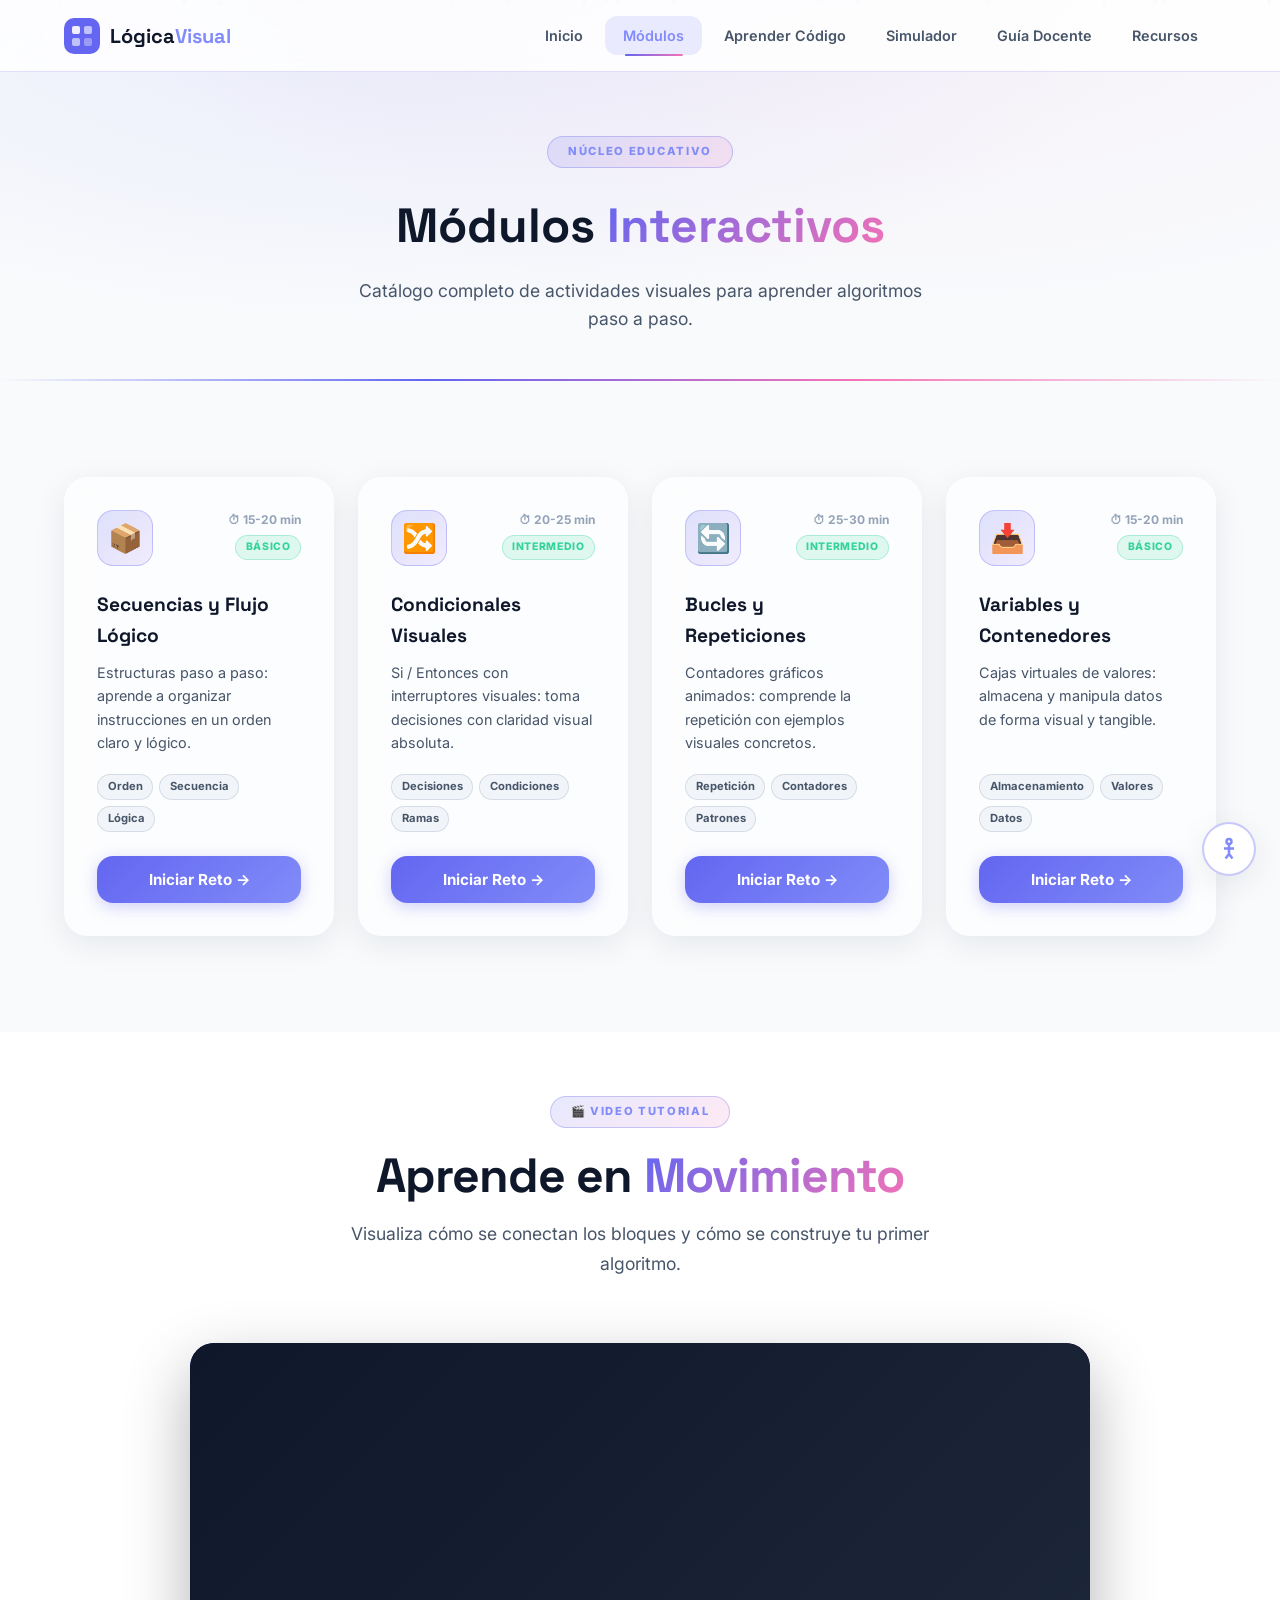
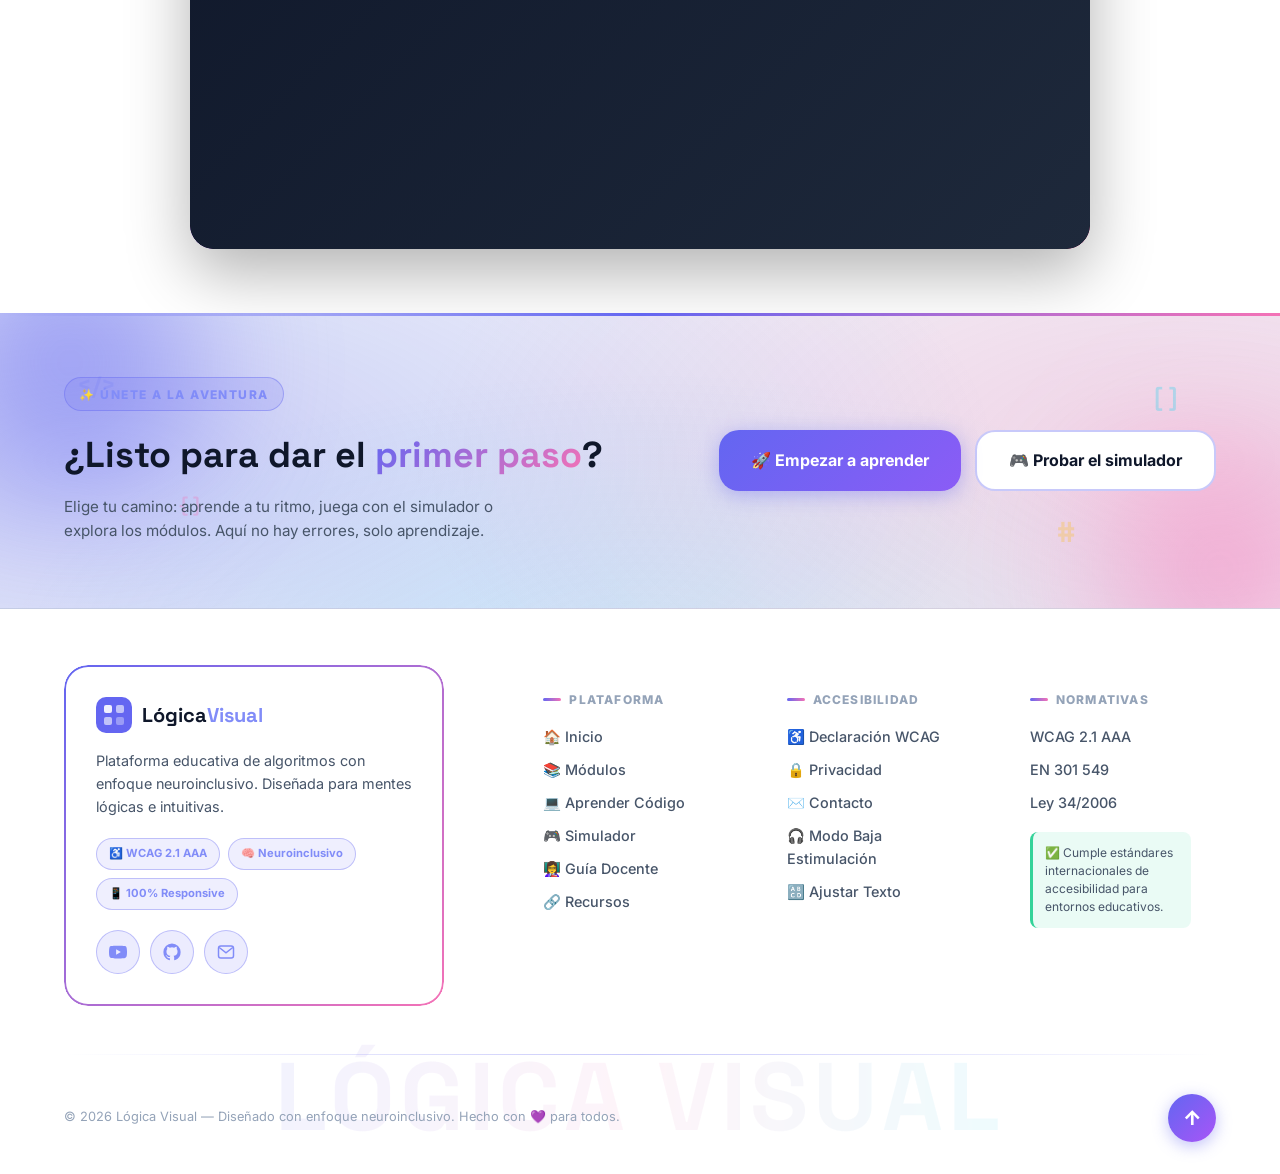
<file: modulos.html>
<!DOCTYPE html>
<html lang="es" data-mode="standard">
<head>
    <meta charset="UTF-8">
    <meta name="viewport" content="width=device-width, initial-scale=1.0">
    <title>Lógica Visual | Módulos Interactivos</title>
    <link rel="preconnect" href="https://fonts.googleapis.com">
    <link rel="preconnect" href="https://fonts.gstatic.com" crossorigin>
    <link href="https://fonts.googleapis.com/css2?family=Inter:wght@400;500;600;700;800&family=Space+Grotesk:wght@600;700;800&display=swap" rel="stylesheet">
    <link rel="stylesheet" href="styles.css">
</head>
<body>
    <a href="#main-content" class="skip-link">Saltar al contenido</a>

    <!-- Panel de Accesibilidad -->
    <div class="a11y-fab" id="a11yFab">
        <button class="a11y-fab-btn" id="a11yToggle" aria-label="Panel de accesibilidad">
            <svg width="24" height="24" viewBox="0 0 24 24" fill="none" stroke="currentColor" stroke-width="2.5"><circle cx="12" cy="4.5" r="2.5"/><path d="M12 7v10m0 0l-3.5 4.5m3.5-4.5l3.5 4.5M7 11.5h10"/></svg>
        </button>
        <div class="a11y-panel" id="a11yPanel">
            <div class="a11y-panel-header"><span>Adaptación Sensorial</span></div>
            <div class="a11y-panel-body">
                <button class="a11y-btn active" data-mode="standard"><span class="a11y-btn-dot" style="background:linear-gradient(135deg,#6366F1,#8B5CF6)"></span>Modo Estándar</button>
                <button class="a11y-btn" data-mode="dark"><span class="a11y-btn-dot" style="background:linear-gradient(135deg,#1E293B,#334155)"></span>Modo Oscuro</button>
                <button class="a11y-btn" data-mode="high-contrast"><span class="a11y-btn-dot" style="background:linear-gradient(135deg,#FBBF24,#F59E0B)"></span>Alto Contraste</button>
                <button class="a11y-btn" data-mode="low-stimulus"><span class="a11y-btn-dot" style="background:linear-gradient(135deg,#D1D5DB,#9CA3AF)"></span>Baja Estimulación</button>
                <div class="a11y-divider"></div>
                <div class="a11y-font-row">
                    <button class="a11y-font-btn" id="fontDecrease">A−</button>
                    <span class="a11y-font-label">Texto</span>
                    <button class="a11y-font-btn" id="fontIncrease">A+</button>
                </div>
            </div>
        </div>
    </div>

    <!-- Navegación -->
    <header class="header">
        <nav class="nav"><div class="nav-inner">
            <a href="index.html" class="logo">
                <div class="logo-mark"><svg viewBox="0 0 36 36" fill="none"><rect width="36" height="36" rx="10" fill="url(#lg)"/><defs><linearGradient id="lg" x1="0" y1="0" x2="36" y2="36"><stop stop-color="#6366F1"/><stop offset="1" stop-color="#A855F7"/></linearGradient></defs><rect x="8" y="8" width="8" height="8" rx="2" fill="#fff" opacity=".9"/><rect x="20" y="8" width="8" height="8" rx="2" fill="#fff" opacity=".6"/><rect x="8" y="20" width="8" height="8" rx="2" fill="#fff" opacity=".6"/><rect x="20" y="20" width="8" height="8" rx="2" fill="#fff" opacity=".35"/></svg></div>
                <span class="logo-text">Lógica<span class="logo-accent">Visual</span></span>
            </a>
            <button class="nav-toggle" id="navToggle" aria-label="Abrir menú" aria-expanded="false">
                    <span></span><span></span><span></span>
                </button>
                <div class="nav-links" id="navLinks">
                <a href="index.html" class="nav-link">Inicio</a>
                <a href="modulos.html" class="nav-link active">Módulos</a>
                <a href="aprender.html" class="nav-link">Aprender Código</a>
                <a href="simulador.html" class="nav-link">Simulador</a>
                <a href="guia.html" class="nav-link">Guía Docente</a>
                <a href="recursos.html" class="nav-link">Recursos</a>
            </div>
        </div></nav>
    </header>

    <!-- Hero de página -->
    <section class="page-hero">
        <div class="particles-container" id="particles"></div>
        <div class="container">
            <span class="section-tag">Núcleo Educativo</span>
            <h1 class="page-hero-title">Módulos <span class="gradient-text">Interactivos</span></h1>
            <p class="page-hero-desc">Catálogo completo de actividades visuales para aprender algoritmos paso a paso.</p>
        </div>
    </section>

    <main id="main-content">
        <section class="section">
            <div class="container">
                <div class="modules-grid">
                    <article class="mod-card">
                        <div class="mod-card-top">
                            <div class="mod-icon">📦</div>
                            <div class="mod-meta"><span class="mod-time">⏱ 15-20 min</span><span class="mod-level">Básico</span></div>
                        </div>
                        <h3 class="mod-title">Secuencias y Flujo Lógico</h3>
                        <p class="mod-desc">Estructuras paso a paso: aprende a organizar instrucciones en un orden claro y lógico.</p>
                        <div class="mod-tags"><span class="mod-tag">Orden</span><span class="mod-tag">Secuencia</span><span class="mod-tag">Lógica</span></div>
                        <button class="mod-btn">Iniciar Reto →</button>
                    </article>
                    <article class="mod-card">
                        <div class="mod-card-top">
                            <div class="mod-icon">🔀</div>
                            <div class="mod-meta"><span class="mod-time">⏱ 20-25 min</span><span class="mod-level">Intermedio</span></div>
                        </div>
                        <h3 class="mod-title">Condicionales Visuales</h3>
                        <p class="mod-desc">Si / Entonces con interruptores visuales: toma decisiones con claridad visual absoluta.</p>
                        <div class="mod-tags"><span class="mod-tag">Decisiones</span><span class="mod-tag">Condiciones</span><span class="mod-tag">Ramas</span></div>
                        <button class="mod-btn">Iniciar Reto →</button>
                    </article>
                    <article class="mod-card">
                        <div class="mod-card-top">
                            <div class="mod-icon">🔄</div>
                            <div class="mod-meta"><span class="mod-time">⏱ 25-30 min</span><span class="mod-level">Intermedio</span></div>
                        </div>
                        <h3 class="mod-title">Bucles y Repeticiones</h3>
                        <p class="mod-desc">Contadores gráficos animados: comprende la repetición con ejemplos visuales concretos.</p>
                        <div class="mod-tags"><span class="mod-tag">Repetición</span><span class="mod-tag">Contadores</span><span class="mod-tag">Patrones</span></div>
                        <button class="mod-btn">Iniciar Reto →</button>
                    </article>
                    <article class="mod-card">
                        <div class="mod-card-top">
                            <div class="mod-icon">📥</div>
                            <div class="mod-meta"><span class="mod-time">⏱ 15-20 min</span><span class="mod-level">Básico</span></div>
                        </div>
                        <h3 class="mod-title">Variables y Contenedores</h3>
                        <p class="mod-desc">Cajas virtuales de valores: almacena y manipula datos de forma visual y tangible.</p>
                        <div class="mod-tags"><span class="mod-tag">Almacenamiento</span><span class="mod-tag">Valores</span><span class="mod-tag">Datos</span></div>
                        <button class="mod-btn">Iniciar Reto →</button>
                    </article>
                </div>
            </div>
        </section>

        <!-- Video del módulo -->
        <section class="video-section">
            <div class="container">
                <div class="section-head">
                    <span class="section-tag">🎬 Video Tutorial</span>
                    <h2 class="section-title">Aprende en <span class="gradient-text">Movimiento</span></h2>
                    <p class="section-desc">Visualiza cómo se conectan los bloques y cómo se construye tu primer algoritmo.</p>
                </div>
                <div class="video-wrapper">
                    <div class="video-container">
                        <div class="video-placeholder" style="padding:0;overflow:hidden;">
                            <iframe src="https://www.youtube.com/embed/y19JABXAtTA" title="¿Qué es un Algoritmo?" frameborder="0" allow="accelerometer; autoplay; clipboard-write; encrypted-media; gyroscope; picture-in-picture" referrerpolicy="strict-origin-when-cross-origin" allowfullscreen style="position:absolute;top:0;left:0;width:100%;height:100%;border-radius:inherit;"></iframe>
                        </div>
                    </div>
                </div>
            </div>
        </section>
    </main>

            <footer class="footer">
        <!-- ═══ CTA ÉPICO ═══ -->
        <div class="footer-cta">
            <span class="fc-orb fc-orb-1" aria-hidden="true"></span>
            <span class="fc-orb fc-orb-2" aria-hidden="true"></span>
            <span class="fc-deco fc-deco-1" aria-hidden="true">&lt;/&gt;</span>
            <span class="fc-deco fc-deco-2" aria-hidden="true">{ }</span>
            <span class="fc-deco fc-deco-3" aria-hidden="true">[ ]</span>
            <span class="fc-deco fc-deco-4" aria-hidden="true">#</span>
            <div class="container footer-cta-inner">
                <div class="footer-cta-text">
                    <span class="footer-cta-tag">✨ Únete a la aventura</span>
                    <h3>¿Listo para dar el <span class="gradient-text">primer paso</span>?</h3>
                    <p>Elige tu camino: aprende a tu ritmo, juega con el simulador o explora los módulos. Aquí no hay errores, solo aprendizaje.</p>
                </div>
                <div class="footer-cta-actions">
                    <a href="aprender.html" class="btn btn-hero-primary shine">🚀 Empezar a aprender</a>
                    <a href="simulador.html" class="btn btn-hero-secondary">🎮 Probar el simulador</a>
                </div>
            </div>
        </div>

        <div class="container">
            <div class="footer-grid">
                <!-- Marca con borde animado -->
                <div class="footer-brand gradient-border">
                    <a href="index.html" class="logo">
                        <div class="logo-mark"><svg viewBox="0 0 36 36" fill="none"><rect width="36" height="36" rx="10" fill="url(#lgf)"/><defs><linearGradient id="lgf" x1="0" y1="0" x2="36" y2="36"><stop stop-color="#6366F1"/><stop offset="1" stop-color="#A855F7"/></linearGradient></defs><rect x="8" y="8" width="8" height="8" rx="2" fill="#fff" opacity=".9"/><rect x="20" y="8" width="8" height="8" rx="2" fill="#fff" opacity=".6"/><rect x="8" y="20" width="8" height="8" rx="2" fill="#fff" opacity=".6"/><rect x="20" y="20" width="8" height="8" rx="2" fill="#fff" opacity=".35"/></svg></div>
                        <span class="logo-text">Lógica<span class="logo-accent">Visual</span></span>
                    </a>
                    <p class="footer-tagline">Plataforma educativa de algoritmos con enfoque neuroinclusivo. Diseñada para mentes lógicas e intuitivas.</p>
                    <div class="footer-badges">
                        <span class="footer-badge">♿ WCAG 2.1 AAA</span>
                        <span class="footer-badge">🧠 Neuroinclusivo</span>
                        <span class="footer-badge">📱 100% Responsive</span>
                    </div>
                    <div class="footer-social">
                        <a href="#" aria-label="YouTube" class="social-orb"><svg width="18" height="18" viewBox="0 0 24 24" fill="currentColor"><path d="M23.5 6.2a3 3 0 0 0-2.1-2.1C19.5 3.5 12 3.5 12 3.5s-7.5 0-9.4.6A3 3 0 0 0 .5 6.2 31 31 0 0 0 0 12a31 31 0 0 0 .5 5.8 3 3 0 0 0 2.1 2.1c1.9.6 9.4.6 9.4.6s7.5 0 9.4-.6a3 3 0 0 0 2.1-2.1A31 31 0 0 0 24 12a31 31 0 0 0-.5-5.8zM9.5 15.6V8.4L15.8 12l-6.3 3.6z"/></svg></a>
                        <a href="#" aria-label="GitHub" class="social-orb"><svg width="18" height="18" viewBox="0 0 24 24" fill="currentColor"><path d="M12 .5A11.5 11.5 0 0 0 .5 12a11.5 11.5 0 0 0 7.9 10.9c.6.1.8-.2.8-.6v-2c-3.2.7-3.9-1.5-3.9-1.5-.5-1.3-1.3-1.7-1.3-1.7-1-.7.1-.7.1-.7 1.1.1 1.7 1.1 1.7 1.1 1 1.7 2.7 1.2 3.4.9.1-.7.4-1.2.7-1.5-2.6-.3-5.3-1.3-5.3-5.7 0-1.3.5-2.3 1.2-3.1-.1-.3-.5-1.5.1-3.1 0 0 1-.3 3.2 1.2a11 11 0 0 1 5.8 0c2.2-1.5 3.2-1.2 3.2-1.2.6 1.6.2 2.8.1 3.1.8.8 1.2 1.8 1.2 3.1 0 4.4-2.7 5.4-5.3 5.7.4.4.8 1.1.8 2.2v3.3c0 .4.2.7.8.6A11.5 11.5 0 0 0 23.5 12 11.5 11.5 0 0 0 12 .5z"/></svg></a>
                        <a href="#" aria-label="Correo electrónico" class="social-orb"><svg width="18" height="18" viewBox="0 0 24 24" fill="none" stroke="currentColor" stroke-width="2"><rect x="2" y="4" width="20" height="16" rx="3"/><path d="m3 6 9 7 9-7"/></svg></a>
                    </div>
                </div>

                <div class="footer-col footer-card">
                    <h4>Plataforma</h4>
                    <a href="index.html">🏠 Inicio</a>
                    <a href="modulos.html">📚 Módulos</a>
                    <a href="aprender.html">💻 Aprender Código</a>
                    <a href="simulador.html">🎮 Simulador</a>
                    <a href="guia.html">👩‍🏫 Guía Docente</a>
                    <a href="recursos.html">🔗 Recursos</a>
                </div>
                <div class="footer-col footer-card">
                    <h4>Accesibilidad</h4>
                    <a href="#">♿ Declaración WCAG</a>
                    <a href="#">🔒 Privacidad</a>
                    <a href="#">✉️ Contacto</a>
                    <a href="#">🎧 Modo Baja Estimulación</a>
                    <a href="#">🔠 Ajustar Texto</a>
                </div>
                <div class="footer-col footer-card">
                    <h4>Normativas</h4>
                    <a href="#">WCAG 2.1 AAA</a>
                    <a href="#">EN 301 549</a>
                    <a href="#">Ley 34/2006</a>
                    <div class="footer-note">✅ Cumple estándares internacionales de accesibilidad para entornos educativos.</div>
                </div>
            </div>

            <div class="footer-bottom">
                <span class="footer-watermark" aria-hidden="true">LÓGICA VISUAL</span>
                <p>© 2026 Lógica Visual — Diseñado con enfoque neuroinclusivo. Hecho con 💜 para todos.</p>
                <button class="footer-top" id="footerTop" aria-label="Volver arriba">↑</button>
            </div>
        </div>
    </footer>
    <script src="app.js"></script>
</body>
</html>
</file>
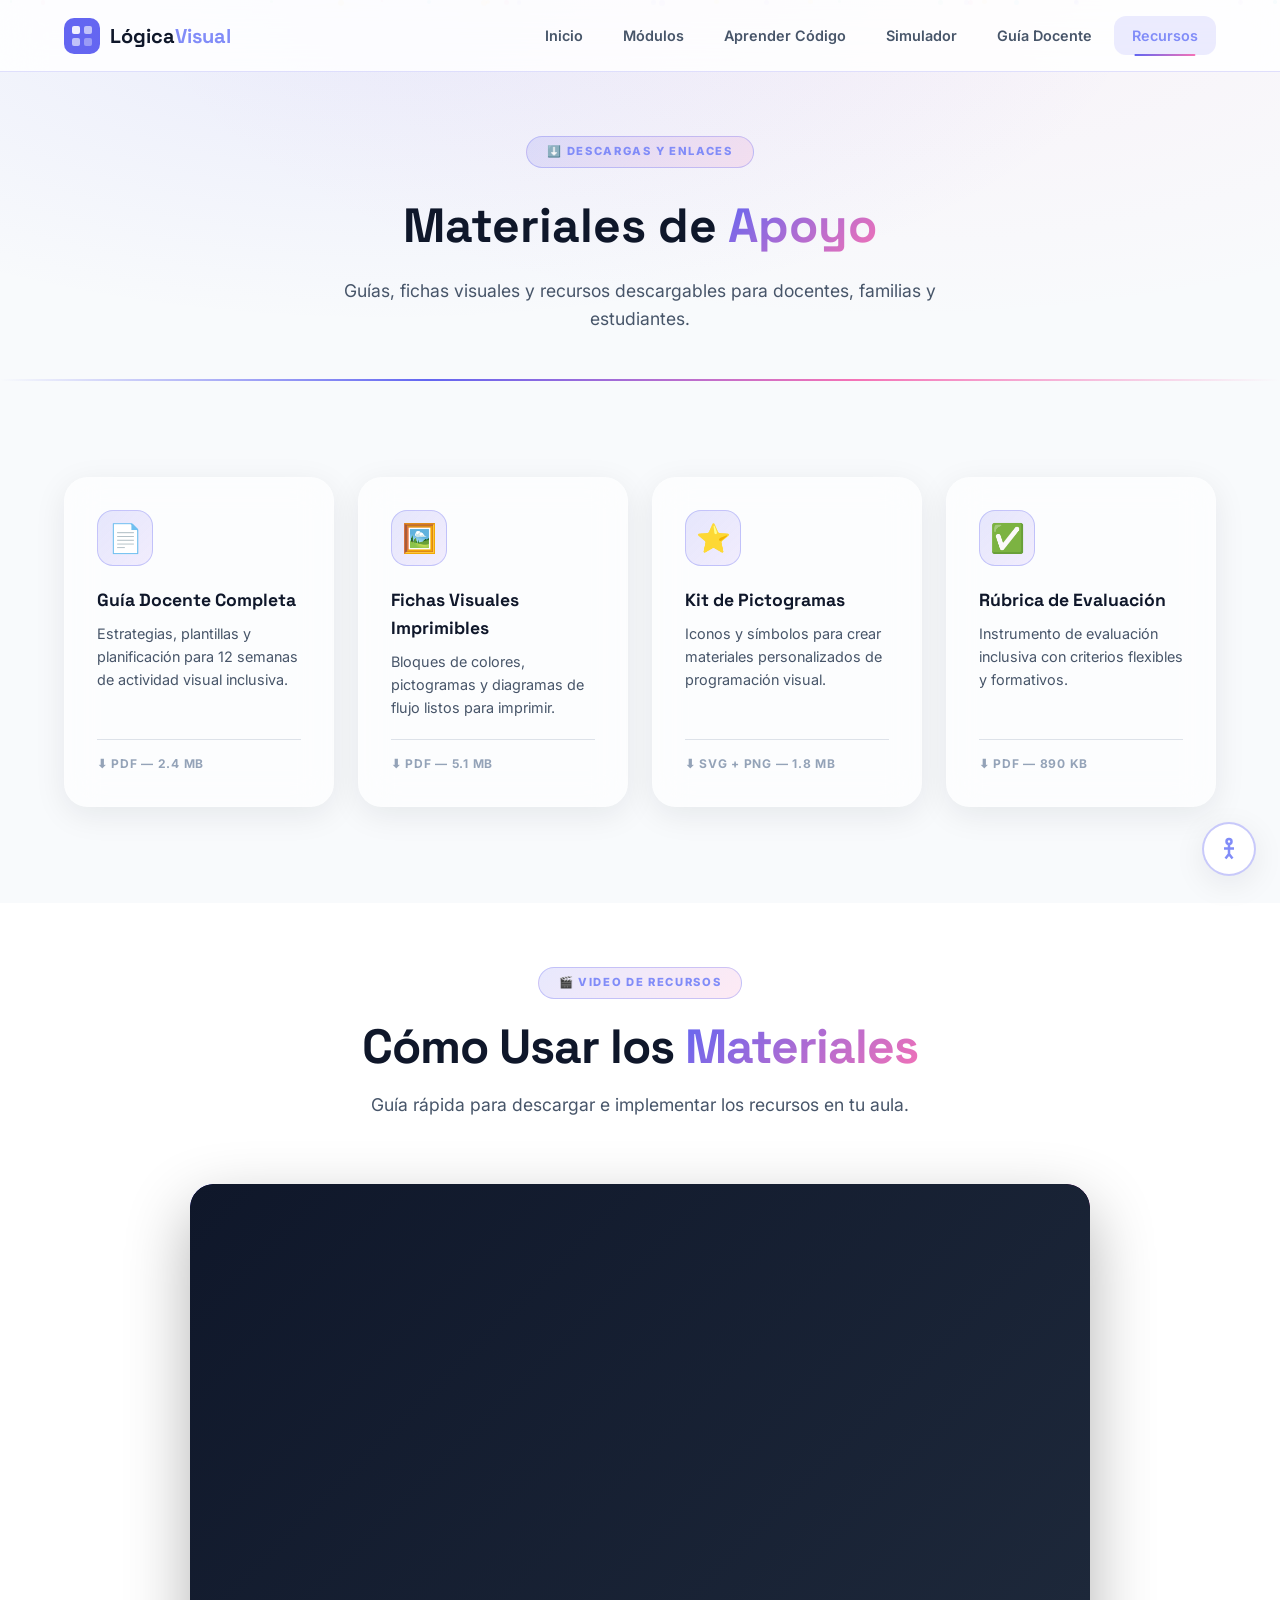
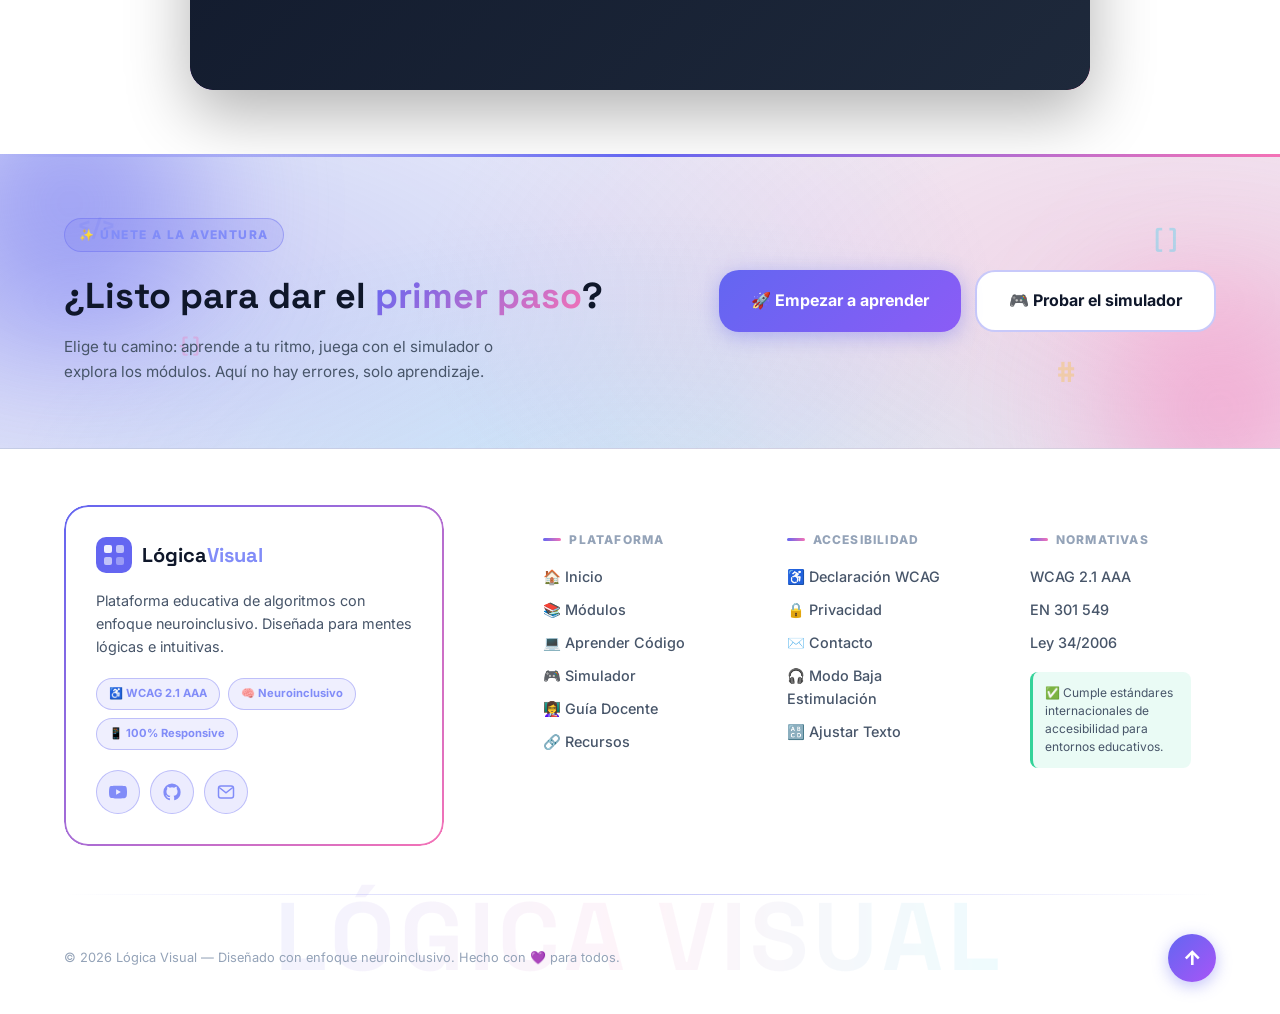
<file: recursos.html>
<!DOCTYPE html>
<html lang="es" data-mode="standard">
<head>
    <meta charset="UTF-8">
    <meta name="viewport" content="width=device-width, initial-scale=1.0">
    <title>Lógica Visual | Recursos</title>
    <link rel="preconnect" href="https://fonts.googleapis.com">
    <link rel="preconnect" href="https://fonts.gstatic.com" crossorigin>
    <link href="https://fonts.googleapis.com/css2?family=Inter:wght@400;500;600;700;800&family=Space+Grotesk:wght@600;700;800&display=swap" rel="stylesheet">
    <link rel="stylesheet" href="styles.css">
</head>
<body>
    <a href="#main-content" class="skip-link">Saltar al contenido</a>

    <!-- Panel de Accesibilidad -->
    <div class="a11y-fab" id="a11yFab">
        <button class="a11y-fab-btn" id="a11yToggle" aria-label="Panel de accesibilidad">
            <svg width="24" height="24" viewBox="0 0 24 24" fill="none" stroke="currentColor" stroke-width="2.5"><circle cx="12" cy="4.5" r="2.5"/><path d="M12 7v10m0 0l-3.5 4.5m3.5-4.5l3.5 4.5M7 11.5h10"/></svg>
        </button>
        <div class="a11y-panel" id="a11yPanel">
            <div class="a11y-panel-header"><span>Adaptación Sensorial</span></div>
            <div class="a11y-panel-body">
                <button class="a11y-btn active" data-mode="standard"><span class="a11y-btn-dot" style="background:linear-gradient(135deg,#6366F1,#8B5CF6)"></span>Modo Estándar</button>
                <button class="a11y-btn" data-mode="dark"><span class="a11y-btn-dot" style="background:linear-gradient(135deg,#1E293B,#334155)"></span>Modo Oscuro</button>
                <button class="a11y-btn" data-mode="high-contrast"><span class="a11y-btn-dot" style="background:linear-gradient(135deg,#FBBF24,#F59E0B)"></span>Alto Contraste</button>
                <button class="a11y-btn" data-mode="low-stimulus"><span class="a11y-btn-dot" style="background:linear-gradient(135deg,#D1D5DB,#9CA3AF)"></span>Baja Estimulación</button>
                <div class="a11y-divider"></div>
                <div class="a11y-font-row">
                    <button class="a11y-font-btn" id="fontDecrease">A−</button>
                    <span class="a11y-font-label">Texto</span>
                    <button class="a11y-font-btn" id="fontIncrease">A+</button>
                </div>
            </div>
        </div>
    </div>

    <!-- Navegación -->
    <header class="header">
        <nav class="nav"><div class="nav-inner">
            <a href="index.html" class="logo">
                <div class="logo-mark"><svg viewBox="0 0 36 36" fill="none"><rect width="36" height="36" rx="10" fill="url(#lg)"/><defs><linearGradient id="lg" x1="0" y1="0" x2="36" y2="36"><stop stop-color="#6366F1"/><stop offset="1" stop-color="#A855F7"/></linearGradient></defs><rect x="8" y="8" width="8" height="8" rx="2" fill="#fff" opacity=".9"/><rect x="20" y="8" width="8" height="8" rx="2" fill="#fff" opacity=".6"/><rect x="8" y="20" width="8" height="8" rx="2" fill="#fff" opacity=".6"/><rect x="20" y="20" width="8" height="8" rx="2" fill="#fff" opacity=".35"/></svg></div>
                <span class="logo-text">Lógica<span class="logo-accent">Visual</span></span>
            </a>
            <button class="nav-toggle" id="navToggle" aria-label="Abrir menú" aria-expanded="false">
                    <span></span><span></span><span></span>
                </button>
                <div class="nav-links" id="navLinks">
                <a href="index.html" class="nav-link">Inicio</a>
                <a href="modulos.html" class="nav-link">Módulos</a>
                <a href="aprender.html" class="nav-link">Aprender Código</a>
                <a href="simulador.html" class="nav-link">Simulador</a>
                <a href="guia.html" class="nav-link">Guía Docente</a>
                <a href="recursos.html" class="nav-link active">Recursos</a>
            </div>
        </div></nav>
    </header>

    <!-- Hero de página -->
    <section class="page-hero">
        <div class="particles-container" id="particles"></div>
        <div class="container">
            <span class="section-tag">⬇️ Descargas y Enlaces</span>
            <h1 class="page-hero-title">Materiales de <span class="gradient-text">Apoyo</span></h1>
            <p class="page-hero-desc">Guías, fichas visuales y recursos descargables para docentes, familias y estudiantes.</p>
        </div>
    </section>

    <main id="main-content">
        <section class="section">
            <div class="container">
                <div class="resources-grid">
                    <a href="#" class="res-card">
                        <div class="res-icon">📄</div>
                        <h3 class="res-title">Guía Docente Completa</h3>
                        <p class="res-desc">Estrategias, plantillas y planificación para 12 semanas de actividad visual inclusiva.</p>
                        <span class="res-format">⬇ PDF — 2.4 MB</span>
                    </a>
                    <a href="#" class="res-card">
                        <div class="res-icon">🖼️</div>
                        <h3 class="res-title">Fichas Visuales Imprimibles</h3>
                        <p class="res-desc">Bloques de colores, pictogramas y diagramas de flujo listos para imprimir.</p>
                        <span class="res-format">⬇ PDF — 5.1 MB</span>
                    </a>
                    <a href="#" class="res-card">
                        <div class="res-icon">⭐</div>
                        <h3 class="res-title">Kit de Pictogramas</h3>
                        <p class="res-desc">Iconos y símbolos para crear materiales personalizados de programación visual.</p>
                        <span class="res-format">⬇ SVG + PNG — 1.8 MB</span>
                    </a>
                    <a href="#" class="res-card">
                        <div class="res-icon">✅</div>
                        <h3 class="res-title">Rúbrica de Evaluación</h3>
                        <p class="res-desc">Instrumento de evaluación inclusiva con criterios flexibles y formativos.</p>
                        <span class="res-format">⬇ PDF — 890 KB</span>
                    </a>
                </div>
            </div>
        </section>

        <!-- Video de recursos -->
        <section class="video-section">
            <div class="container">
                <div class="section-head">
                    <span class="section-tag">🎬 Video de Recursos</span>
                    <h2 class="section-title">Cómo Usar los <span class="gradient-text">Materiales</span></h2>
                    <p class="section-desc">Guía rápida para descargar e implementar los recursos en tu aula.</p>
                </div>
                <div class="video-wrapper">
                    <div class="video-container">
                        <div class="video-placeholder" style="padding:0;overflow:hidden;">
                            <iframe src="https://www.youtube.com/embed/1XcwYqPXE0U" title="¿Qué es un Algoritmo? Fácil" frameborder="0" allow="accelerometer; autoplay; clipboard-write; encrypted-media; gyroscope; picture-in-picture" referrerpolicy="strict-origin-when-cross-origin" allowfullscreen style="position:absolute;top:0;left:0;width:100%;height:100%;border-radius:inherit;"></iframe>
                        </div>
                    </div>
                </div>
            </div>
        </section>
    </main>

            <footer class="footer">
        <!-- ═══ CTA ÉPICO ═══ -->
        <div class="footer-cta">
            <span class="fc-orb fc-orb-1" aria-hidden="true"></span>
            <span class="fc-orb fc-orb-2" aria-hidden="true"></span>
            <span class="fc-deco fc-deco-1" aria-hidden="true">&lt;/&gt;</span>
            <span class="fc-deco fc-deco-2" aria-hidden="true">{ }</span>
            <span class="fc-deco fc-deco-3" aria-hidden="true">[ ]</span>
            <span class="fc-deco fc-deco-4" aria-hidden="true">#</span>
            <div class="container footer-cta-inner">
                <div class="footer-cta-text">
                    <span class="footer-cta-tag">✨ Únete a la aventura</span>
                    <h3>¿Listo para dar el <span class="gradient-text">primer paso</span>?</h3>
                    <p>Elige tu camino: aprende a tu ritmo, juega con el simulador o explora los módulos. Aquí no hay errores, solo aprendizaje.</p>
                </div>
                <div class="footer-cta-actions">
                    <a href="aprender.html" class="btn btn-hero-primary shine">🚀 Empezar a aprender</a>
                    <a href="simulador.html" class="btn btn-hero-secondary">🎮 Probar el simulador</a>
                </div>
            </div>
        </div>

        <div class="container">
            <div class="footer-grid">
                <!-- Marca con borde animado -->
                <div class="footer-brand gradient-border">
                    <a href="index.html" class="logo">
                        <div class="logo-mark"><svg viewBox="0 0 36 36" fill="none"><rect width="36" height="36" rx="10" fill="url(#lgf)"/><defs><linearGradient id="lgf" x1="0" y1="0" x2="36" y2="36"><stop stop-color="#6366F1"/><stop offset="1" stop-color="#A855F7"/></linearGradient></defs><rect x="8" y="8" width="8" height="8" rx="2" fill="#fff" opacity=".9"/><rect x="20" y="8" width="8" height="8" rx="2" fill="#fff" opacity=".6"/><rect x="8" y="20" width="8" height="8" rx="2" fill="#fff" opacity=".6"/><rect x="20" y="20" width="8" height="8" rx="2" fill="#fff" opacity=".35"/></svg></div>
                        <span class="logo-text">Lógica<span class="logo-accent">Visual</span></span>
                    </a>
                    <p class="footer-tagline">Plataforma educativa de algoritmos con enfoque neuroinclusivo. Diseñada para mentes lógicas e intuitivas.</p>
                    <div class="footer-badges">
                        <span class="footer-badge">♿ WCAG 2.1 AAA</span>
                        <span class="footer-badge">🧠 Neuroinclusivo</span>
                        <span class="footer-badge">📱 100% Responsive</span>
                    </div>
                    <div class="footer-social">
                        <a href="#" aria-label="YouTube" class="social-orb"><svg width="18" height="18" viewBox="0 0 24 24" fill="currentColor"><path d="M23.5 6.2a3 3 0 0 0-2.1-2.1C19.5 3.5 12 3.5 12 3.5s-7.5 0-9.4.6A3 3 0 0 0 .5 6.2 31 31 0 0 0 0 12a31 31 0 0 0 .5 5.8 3 3 0 0 0 2.1 2.1c1.9.6 9.4.6 9.4.6s7.5 0 9.4-.6a3 3 0 0 0 2.1-2.1A31 31 0 0 0 24 12a31 31 0 0 0-.5-5.8zM9.5 15.6V8.4L15.8 12l-6.3 3.6z"/></svg></a>
                        <a href="#" aria-label="GitHub" class="social-orb"><svg width="18" height="18" viewBox="0 0 24 24" fill="currentColor"><path d="M12 .5A11.5 11.5 0 0 0 .5 12a11.5 11.5 0 0 0 7.9 10.9c.6.1.8-.2.8-.6v-2c-3.2.7-3.9-1.5-3.9-1.5-.5-1.3-1.3-1.7-1.3-1.7-1-.7.1-.7.1-.7 1.1.1 1.7 1.1 1.7 1.1 1 1.7 2.7 1.2 3.4.9.1-.7.4-1.2.7-1.5-2.6-.3-5.3-1.3-5.3-5.7 0-1.3.5-2.3 1.2-3.1-.1-.3-.5-1.5.1-3.1 0 0 1-.3 3.2 1.2a11 11 0 0 1 5.8 0c2.2-1.5 3.2-1.2 3.2-1.2.6 1.6.2 2.8.1 3.1.8.8 1.2 1.8 1.2 3.1 0 4.4-2.7 5.4-5.3 5.7.4.4.8 1.1.8 2.2v3.3c0 .4.2.7.8.6A11.5 11.5 0 0 0 23.5 12 11.5 11.5 0 0 0 12 .5z"/></svg></a>
                        <a href="#" aria-label="Correo electrónico" class="social-orb"><svg width="18" height="18" viewBox="0 0 24 24" fill="none" stroke="currentColor" stroke-width="2"><rect x="2" y="4" width="20" height="16" rx="3"/><path d="m3 6 9 7 9-7"/></svg></a>
                    </div>
                </div>

                <div class="footer-col footer-card">
                    <h4>Plataforma</h4>
                    <a href="index.html">🏠 Inicio</a>
                    <a href="modulos.html">📚 Módulos</a>
                    <a href="aprender.html">💻 Aprender Código</a>
                    <a href="simulador.html">🎮 Simulador</a>
                    <a href="guia.html">👩‍🏫 Guía Docente</a>
                    <a href="recursos.html">🔗 Recursos</a>
                </div>
                <div class="footer-col footer-card">
                    <h4>Accesibilidad</h4>
                    <a href="#">♿ Declaración WCAG</a>
                    <a href="#">🔒 Privacidad</a>
                    <a href="#">✉️ Contacto</a>
                    <a href="#">🎧 Modo Baja Estimulación</a>
                    <a href="#">🔠 Ajustar Texto</a>
                </div>
                <div class="footer-col footer-card">
                    <h4>Normativas</h4>
                    <a href="#">WCAG 2.1 AAA</a>
                    <a href="#">EN 301 549</a>
                    <a href="#">Ley 34/2006</a>
                    <div class="footer-note">✅ Cumple estándares internacionales de accesibilidad para entornos educativos.</div>
                </div>
            </div>

            <div class="footer-bottom">
                <span class="footer-watermark" aria-hidden="true">LÓGICA VISUAL</span>
                <p>© 2026 Lógica Visual — Diseñado con enfoque neuroinclusivo. Hecho con 💜 para todos.</p>
                <button class="footer-top" id="footerTop" aria-label="Volver arriba">↑</button>
            </div>
        </div>
    </footer>
    <script src="app.js"></script>
</body>
</html>
</file>
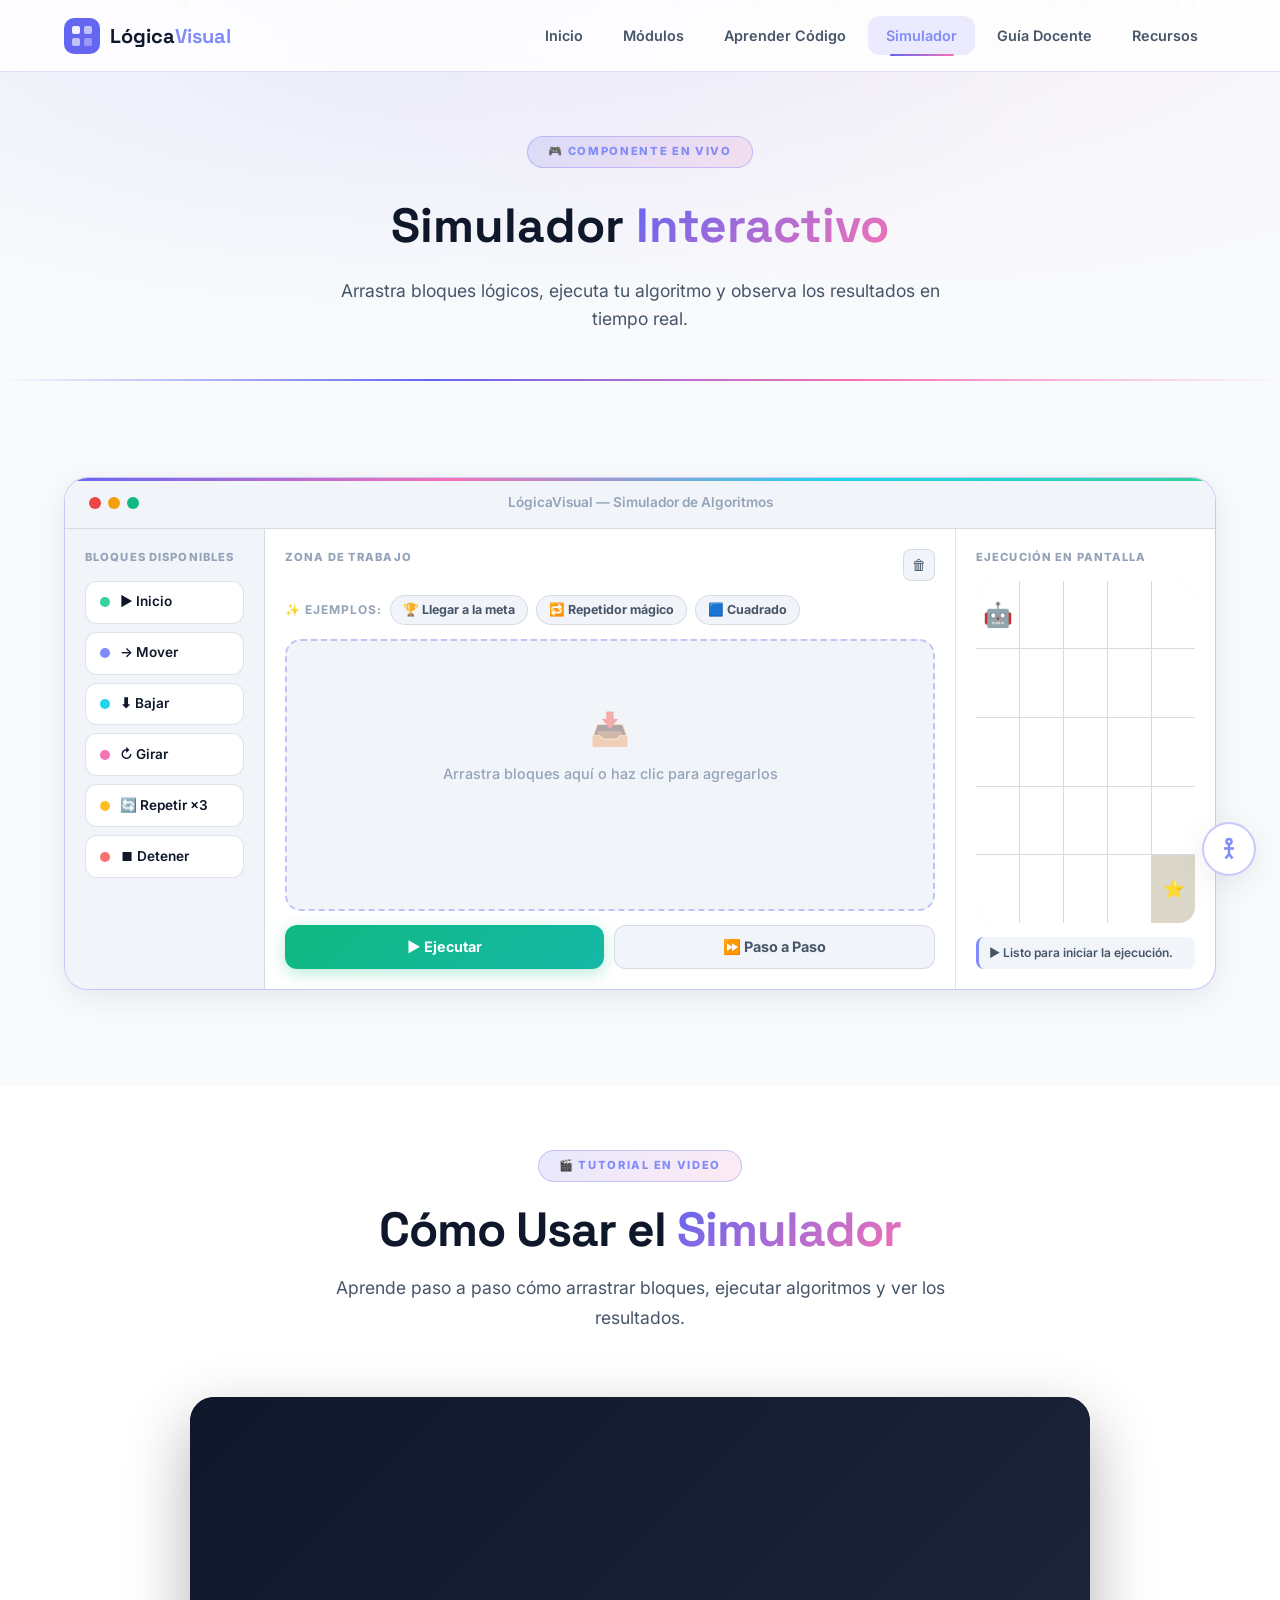
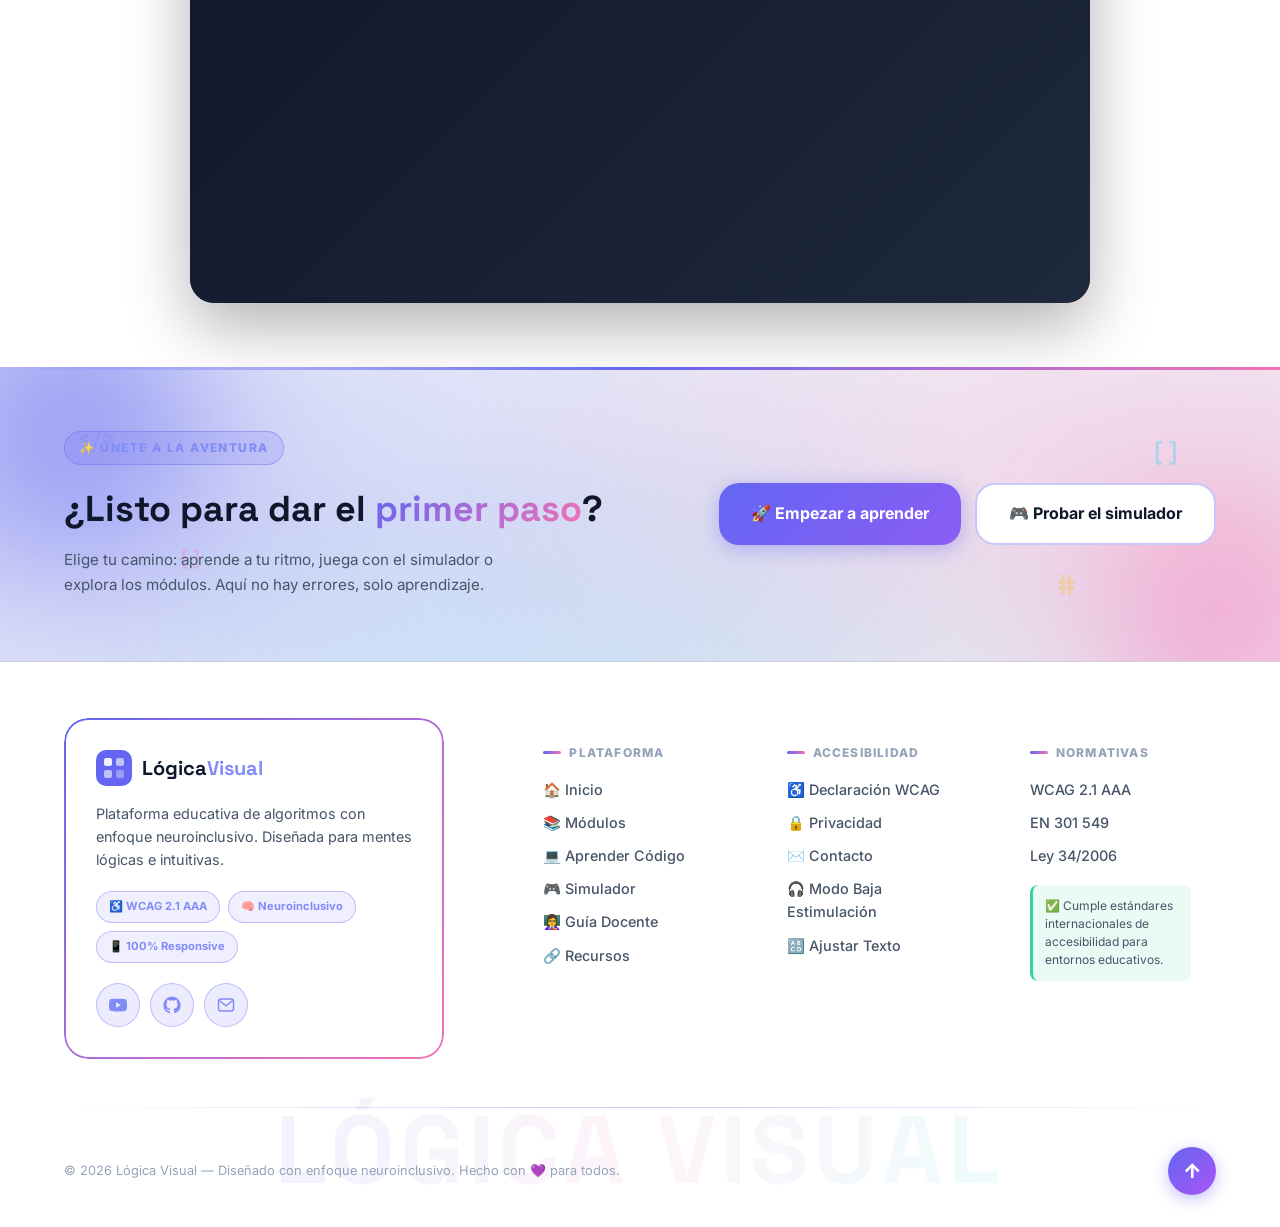
<file: simulador.html>
<!DOCTYPE html>
<html lang="es" data-mode="standard">
<head>
    <meta charset="UTF-8">
    <meta name="viewport" content="width=device-width, initial-scale=1.0">
    <title>Lógica Visual | Simulador</title>
    <link rel="preconnect" href="https://fonts.googleapis.com">
    <link rel="preconnect" href="https://fonts.gstatic.com" crossorigin>
    <link href="https://fonts.googleapis.com/css2?family=Inter:wght@400;500;600;700;800&family=Space+Grotesk:wght@600;700;800&display=swap" rel="stylesheet">
    <link rel="stylesheet" href="styles.css">
</head>
<body>
    <a href="#main-content" class="skip-link">Saltar al contenido</a>

    <!-- Panel de Accesibilidad -->
    <div class="a11y-fab" id="a11yFab">
        <button class="a11y-fab-btn" id="a11yToggle" aria-label="Panel de accesibilidad">
            <svg width="24" height="24" viewBox="0 0 24 24" fill="none" stroke="currentColor" stroke-width="2.5"><circle cx="12" cy="4.5" r="2.5"/><path d="M12 7v10m0 0l-3.5 4.5m3.5-4.5l3.5 4.5M7 11.5h10"/></svg>
        </button>
        <div class="a11y-panel" id="a11yPanel">
            <div class="a11y-panel-header"><span>Adaptación Sensorial</span></div>
            <div class="a11y-panel-body">
                <button class="a11y-btn active" data-mode="standard"><span class="a11y-btn-dot" style="background:linear-gradient(135deg,#6366F1,#8B5CF6)"></span>Modo Estándar</button>
                <button class="a11y-btn" data-mode="dark"><span class="a11y-btn-dot" style="background:linear-gradient(135deg,#1E293B,#334155)"></span>Modo Oscuro</button>
                <button class="a11y-btn" data-mode="high-contrast"><span class="a11y-btn-dot" style="background:linear-gradient(135deg,#FBBF24,#F59E0B)"></span>Alto Contraste</button>
                <button class="a11y-btn" data-mode="low-stimulus"><span class="a11y-btn-dot" style="background:linear-gradient(135deg,#D1D5DB,#9CA3AF)"></span>Baja Estimulación</button>
                <div class="a11y-divider"></div>
                <div class="a11y-font-row">
                    <button class="a11y-font-btn" id="fontDecrease">A−</button>
                    <span class="a11y-font-label">Texto</span>
                    <button class="a11y-font-btn" id="fontIncrease">A+</button>
                </div>
            </div>
        </div>
    </div>

    <!-- Navegación -->
    <header class="header">
        <nav class="nav"><div class="nav-inner">
            <a href="index.html" class="logo">
                <div class="logo-mark"><svg viewBox="0 0 36 36" fill="none"><rect width="36" height="36" rx="10" fill="url(#lg)"/><defs><linearGradient id="lg" x1="0" y1="0" x2="36" y2="36"><stop stop-color="#6366F1"/><stop offset="1" stop-color="#A855F7"/></linearGradient></defs><rect x="8" y="8" width="8" height="8" rx="2" fill="#fff" opacity=".9"/><rect x="20" y="8" width="8" height="8" rx="2" fill="#fff" opacity=".6"/><rect x="8" y="20" width="8" height="8" rx="2" fill="#fff" opacity=".6"/><rect x="20" y="20" width="8" height="8" rx="2" fill="#fff" opacity=".35"/></svg></div>
                <span class="logo-text">Lógica<span class="logo-accent">Visual</span></span>
            </a>
            <button class="nav-toggle" id="navToggle" aria-label="Abrir menú" aria-expanded="false">
                    <span></span><span></span><span></span>
                </button>
                <div class="nav-links" id="navLinks">
                <a href="index.html" class="nav-link">Inicio</a>
                <a href="modulos.html" class="nav-link">Módulos</a>
                <a href="aprender.html" class="nav-link">Aprender Código</a>
                <a href="simulador.html" class="nav-link active">Simulador</a>
                <a href="guia.html" class="nav-link">Guía Docente</a>
                <a href="recursos.html" class="nav-link">Recursos</a>
            </div>
        </div></nav>
    </header>

    <!-- Hero de página -->
    <section class="page-hero">
        <div class="particles-container" id="particles"></div>
        <div class="container">
            <span class="section-tag">🎮 Componente en Vivo</span>
            <h1 class="page-hero-title">Simulador <span class="gradient-text">Interactivo</span></h1>
            <p class="page-hero-desc">Arrastra bloques lógicos, ejecuta tu algoritmo y observa los resultados en tiempo real.</p>
        </div>
    </section>

    <main id="main-content">
        <section class="section">
            <div class="container">
                <div class="sim-shell">
                    <div class="sim-topbar">
                        <div class="sim-dots"><span></span><span></span><span></span></div>
                        <span class="sim-topbar-title">LógicaVisual — Simulador de Algoritmos</span>
                        <div style="width:50px"></div>
                    </div>
                    <div class="sim-body">
                        <!-- Paleta -->
                        <div class="sim-palette">
                            <h4 class="sim-section-title">Bloques Disponibles</h4>
                            <div class="sim-blocks-list">
                                <div class="sim-block" draggable="true" data-type="start"><span class="sim-block-dot" style="background:#34D399"></span><span>▶ Inicio</span></div>
                                <div class="sim-block" draggable="true" data-type="move"><span class="sim-block-dot" style="background:#818CF8"></span><span>→ Mover</span></div>
                                <div class="sim-block" draggable="true" data-type="down"><span class="sim-block-dot" style="background:#22D3EE"></span><span>⬇ Bajar</span></div>
                                <div class="sim-block" draggable="true" data-type="turn"><span class="sim-block-dot" style="background:#F472B6"></span><span>↻ Girar</span></div>
                                <div class="sim-block" draggable="true" data-type="repeat"><span class="sim-block-dot" style="background:#FBBF24"></span><span>🔄 Repetir ×3</span></div>
                                <div class="sim-block" draggable="true" data-type="stop"><span class="sim-block-dot" style="background:#F87171"></span><span>⏹ Detener</span></div>
                            </div>
                        </div>
                        <!-- Workspace -->
                        <div class="sim-workspace">
                            <div class="sim-workspace-header">
                                <h4 class="sim-section-title">Zona de Trabajo</h4>
                                <button class="sim-action-btn" id="clearBtn" aria-label="Limpiar">🗑</button>
                            </div>
                            <div class="sim-examples" role="group" aria-label="Ejemplos de programas">
                                <span class="sim-examples-label">✨ Ejemplos:</span>
                                <button class="sim-example-btn" data-ex="meta">🏆 Llegar a la meta</button>
                                <button class="sim-example-btn" data-ex="repeat">🔁 Repetidor mágico</button>
                                <button class="sim-example-btn" data-ex="square">🟦 Cuadrado</button>
                            </div>
                            <div class="sim-workspace-area" id="workspace">
                                <div class="sim-ws-placeholder" id="wsPlaceholder">
                                    <span style="font-size:2rem;opacity:.4">📥</span>
                                    <span>Arrastra bloques aquí o haz clic para agregarlos</span>
                                </div>
                            </div>
                            <div class="sim-controls">
                                <button class="sim-btn sim-btn-run" id="runBtn">▶ Ejecutar</button>
                                <button class="sim-btn sim-btn-step" id="stepBtn">⏩ Paso a Paso</button>
                            </div>
                        </div>
                        <!-- Ejecución -->
                        <div class="sim-exec">
                            <h4 class="sim-section-title">Ejecución en Pantalla</h4>
                            <div class="sim-grid-wrap">
                                <div class="sim-grid" id="simGrid"></div>
                                <div class="sim-char" id="simChar">🤖</div>
                            </div>
                            <div class="sim-log" id="simLog" role="log" aria-live="polite">
                                <div class="sim-log-entry">▶ Listo para iniciar la ejecución.</div>
                            </div>
                        </div>
                    </div>
                </div>
            </div>
        </section>

        <!-- Video tutorial del simulador -->
        <section class="video-section">
            <div class="container">
                <div class="section-head">
                    <span class="section-tag">🎬 Tutorial en Video</span>
                    <h2 class="section-title">Cómo Usar el <span class="gradient-text">Simulador</span></h2>
                    <p class="section-desc">Aprende paso a paso cómo arrastrar bloques, ejecutar algoritmos y ver los resultados.</p>
                </div>
                <div class="video-wrapper">
                    <div class="video-container">
                        <div class="video-placeholder" style="padding:0;overflow:hidden;">
                            <iframe src="https://www.youtube.com/embed/pygqFMPG-So" title="¿Qué es una Variable?" frameborder="0" allow="accelerometer; autoplay; clipboard-write; encrypted-media; gyroscope; picture-in-picture" referrerpolicy="strict-origin-when-cross-origin" allowfullscreen style="position:absolute;top:0;left:0;width:100%;height:100%;border-radius:inherit;"></iframe>
                        </div>
                    </div>
                </div>
            </div>
        </section>
    </main>

            <footer class="footer">
        <!-- ═══ CTA ÉPICO ═══ -->
        <div class="footer-cta">
            <span class="fc-orb fc-orb-1" aria-hidden="true"></span>
            <span class="fc-orb fc-orb-2" aria-hidden="true"></span>
            <span class="fc-deco fc-deco-1" aria-hidden="true">&lt;/&gt;</span>
            <span class="fc-deco fc-deco-2" aria-hidden="true">{ }</span>
            <span class="fc-deco fc-deco-3" aria-hidden="true">[ ]</span>
            <span class="fc-deco fc-deco-4" aria-hidden="true">#</span>
            <div class="container footer-cta-inner">
                <div class="footer-cta-text">
                    <span class="footer-cta-tag">✨ Únete a la aventura</span>
                    <h3>¿Listo para dar el <span class="gradient-text">primer paso</span>?</h3>
                    <p>Elige tu camino: aprende a tu ritmo, juega con el simulador o explora los módulos. Aquí no hay errores, solo aprendizaje.</p>
                </div>
                <div class="footer-cta-actions">
                    <a href="aprender.html" class="btn btn-hero-primary shine">🚀 Empezar a aprender</a>
                    <a href="simulador.html" class="btn btn-hero-secondary">🎮 Probar el simulador</a>
                </div>
            </div>
        </div>

        <div class="container">
            <div class="footer-grid">
                <!-- Marca con borde animado -->
                <div class="footer-brand gradient-border">
                    <a href="index.html" class="logo">
                        <div class="logo-mark"><svg viewBox="0 0 36 36" fill="none"><rect width="36" height="36" rx="10" fill="url(#lgf)"/><defs><linearGradient id="lgf" x1="0" y1="0" x2="36" y2="36"><stop stop-color="#6366F1"/><stop offset="1" stop-color="#A855F7"/></linearGradient></defs><rect x="8" y="8" width="8" height="8" rx="2" fill="#fff" opacity=".9"/><rect x="20" y="8" width="8" height="8" rx="2" fill="#fff" opacity=".6"/><rect x="8" y="20" width="8" height="8" rx="2" fill="#fff" opacity=".6"/><rect x="20" y="20" width="8" height="8" rx="2" fill="#fff" opacity=".35"/></svg></div>
                        <span class="logo-text">Lógica<span class="logo-accent">Visual</span></span>
                    </a>
                    <p class="footer-tagline">Plataforma educativa de algoritmos con enfoque neuroinclusivo. Diseñada para mentes lógicas e intuitivas.</p>
                    <div class="footer-badges">
                        <span class="footer-badge">♿ WCAG 2.1 AAA</span>
                        <span class="footer-badge">🧠 Neuroinclusivo</span>
                        <span class="footer-badge">📱 100% Responsive</span>
                    </div>
                    <div class="footer-social">
                        <a href="#" aria-label="YouTube" class="social-orb"><svg width="18" height="18" viewBox="0 0 24 24" fill="currentColor"><path d="M23.5 6.2a3 3 0 0 0-2.1-2.1C19.5 3.5 12 3.5 12 3.5s-7.5 0-9.4.6A3 3 0 0 0 .5 6.2 31 31 0 0 0 0 12a31 31 0 0 0 .5 5.8 3 3 0 0 0 2.1 2.1c1.9.6 9.4.6 9.4.6s7.5 0 9.4-.6a3 3 0 0 0 2.1-2.1A31 31 0 0 0 24 12a31 31 0 0 0-.5-5.8zM9.5 15.6V8.4L15.8 12l-6.3 3.6z"/></svg></a>
                        <a href="#" aria-label="GitHub" class="social-orb"><svg width="18" height="18" viewBox="0 0 24 24" fill="currentColor"><path d="M12 .5A11.5 11.5 0 0 0 .5 12a11.5 11.5 0 0 0 7.9 10.9c.6.1.8-.2.8-.6v-2c-3.2.7-3.9-1.5-3.9-1.5-.5-1.3-1.3-1.7-1.3-1.7-1-.7.1-.7.1-.7 1.1.1 1.7 1.1 1.7 1.1 1 1.7 2.7 1.2 3.4.9.1-.7.4-1.2.7-1.5-2.6-.3-5.3-1.3-5.3-5.7 0-1.3.5-2.3 1.2-3.1-.1-.3-.5-1.5.1-3.1 0 0 1-.3 3.2 1.2a11 11 0 0 1 5.8 0c2.2-1.5 3.2-1.2 3.2-1.2.6 1.6.2 2.8.1 3.1.8.8 1.2 1.8 1.2 3.1 0 4.4-2.7 5.4-5.3 5.7.4.4.8 1.1.8 2.2v3.3c0 .4.2.7.8.6A11.5 11.5 0 0 0 23.5 12 11.5 11.5 0 0 0 12 .5z"/></svg></a>
                        <a href="#" aria-label="Correo electrónico" class="social-orb"><svg width="18" height="18" viewBox="0 0 24 24" fill="none" stroke="currentColor" stroke-width="2"><rect x="2" y="4" width="20" height="16" rx="3"/><path d="m3 6 9 7 9-7"/></svg></a>
                    </div>
                </div>

                <div class="footer-col footer-card">
                    <h4>Plataforma</h4>
                    <a href="index.html">🏠 Inicio</a>
                    <a href="modulos.html">📚 Módulos</a>
                    <a href="aprender.html">💻 Aprender Código</a>
                    <a href="simulador.html">🎮 Simulador</a>
                    <a href="guia.html">👩‍🏫 Guía Docente</a>
                    <a href="recursos.html">🔗 Recursos</a>
                </div>
                <div class="footer-col footer-card">
                    <h4>Accesibilidad</h4>
                    <a href="#">♿ Declaración WCAG</a>
                    <a href="#">🔒 Privacidad</a>
                    <a href="#">✉️ Contacto</a>
                    <a href="#">🎧 Modo Baja Estimulación</a>
                    <a href="#">🔠 Ajustar Texto</a>
                </div>
                <div class="footer-col footer-card">
                    <h4>Normativas</h4>
                    <a href="#">WCAG 2.1 AAA</a>
                    <a href="#">EN 301 549</a>
                    <a href="#">Ley 34/2006</a>
                    <div class="footer-note">✅ Cumple estándares internacionales de accesibilidad para entornos educativos.</div>
                </div>
            </div>

            <div class="footer-bottom">
                <span class="footer-watermark" aria-hidden="true">LÓGICA VISUAL</span>
                <p>© 2026 Lógica Visual — Diseñado con enfoque neuroinclusivo. Hecho con 💜 para todos.</p>
                <button class="footer-top" id="footerTop" aria-label="Volver arriba">↑</button>
            </div>
        </div>
    </footer>
    <script src="app.js"></script>
</body>
</html>
</file>
<file: styles.css>
/* ═══════════════════════════════════════════════════════════
   LÓGICA VISUAL — DISEÑO CINEMATOGRÁFICO PROFESIONAL
   ═══════════════════════════════════════════════════════════ */

/* ─── VARIABLES DE DISEÑO ─── */
:root {
    --c-bg: #0B1120;
    --c-bg2: #111827;
    --c-bg3: #1E293B;
    --c-card: #1E293B;
    --c-text: #F1F5F9;
    --c-text2: #94A3B8;
    --c-text3: #64748B;
    --c-border: rgba(99,102,241,0.3);
    --c-border2: rgba(148,163,184,0.2);

    --indigo: #818CF8;
    --indigo-d: #6366F1;
    --emerald: #34D399;
    --pink: #F472B6;
    --amber: #FBBF24;
    --red: #F87171;
    --cyan: #22D3EE;
    --violet: #A78BFA;
    --orange: #FB923C;

    --g1: linear-gradient(135deg, #6366F1, #8B5CF6, #A78BFA);
    --g2: linear-gradient(135deg, #06B6D4, #3B82F6, #8B5CF6);
    --g3: linear-gradient(135deg, #F43F5E, #EC4899, #F472B6);
    --g4: linear-gradient(135deg, #F59E0B, #F97316, #EF4444);
    --g5: linear-gradient(135deg, #10B981, #14B8A6, #06B6D4);

    --shadow-card: 0 8px 32px rgba(0,0,0,0.4);
    --shadow-glow: 0 0 40px rgba(99,102,241,0.3);
    --glass-bg: rgba(30,41,59,0.55);
    --glass-blur: 18px;
    --r-sm: 8px; --r-md: 12px; --r-lg: 16px; --r-xl: 20px; --r-2xl: 24px; --r-full: 9999px;
    --font: 'Inter', sans-serif;
    --font-d: 'Space Grotesk', sans-serif;
    --container: 1200px;
    --header-h: 72px;
}

/* ─── MODO CLARO ─── */
[data-mode="standard"] {
    --c-bg: #F8FAFC;
    --c-bg2: #FFFFFF;
    --c-bg3: #F1F5F9;
    --c-card: #FFFFFF;
    --c-text: #0F172A;
    --c-text2: #475569;
    --c-text3: #94A3B8;
    --c-border: rgba(99,102,241,0.35);
    --c-border2: rgba(148,163,184,0.3);
    --shadow-card: 0 8px 32px rgba(15,23,42,0.08);
    --shadow-glow: 0 0 40px rgba(99,102,241,0.15);
    --glass-bg: rgba(255,255,255,0.6);
    --glass-blur: 18px;
}
/* ─── ALTO CONTRASTE ─── */
[data-mode="high-contrast"] {
    --c-bg: #000000;
    --c-bg2: #0A0A0A;
    --c-bg3: #1A1A1A;
    --c-card: #0A0A0A;
    --c-text: #FFFFFF;
    --c-text2: #FFFFFF;
    --c-text3: #E0E0E0;
    --c-border: #FFD740;
    --c-border2: #FFFFFF;
}
/* ─── BAJA ESTIMULACIÓN ─── */
[data-mode="low-stimulus"] {
    --c-bg: #F5F5F0;
    --c-bg2: #FAFAF8;
    --c-bg3: #EEEDEA;
    --c-card: #FAFAF8;
    --c-text: #2C2C2C;
    --c-text2: #5A5A5A;
    --c-text3: #8A8A8A;
    --c-border: #D0D0C8;
    --shadow-card: 0 4px 16px rgba(44,44,44,0.06);
}

/* ═══════════════════════════════════════════════
   RESET Y BASE
   ═══════════════════════════════════════════════ */
*, *::before, *::after { box-sizing: border-box; margin: 0; padding: 0; }
html { scroll-behavior: smooth; font-size: 16px; }
body {
    font-family: var(--font);
    color: var(--c-text);
    background: var(--c-bg);
    line-height: 1.6;
    overflow-x: hidden;
    -webkit-font-smoothing: antialiased;
}
/* ─── FONDO AURORA ANIMADO ─── */
body::before, body::after {
    content: '';
    position: fixed;
    z-index: -1;
    width: 60vw; height: 60vw;
    max-width: 800px; max-height: 800px;
    border-radius: 50%;
    filter: blur(120px);
    opacity: .35;
    pointer-events: none;
    will-change: transform;
}
body::before {
    top: -15vw; left: -15vw;
    background: radial-gradient(circle, var(--indigo-d), transparent 70%);
    animation: auroraA 22s ease-in-out infinite alternate;
}
body::after {
    bottom: -20vw; right: -15vw;
    background: radial-gradient(circle, var(--pink), transparent 70%);
    animation: auroraB 26s ease-in-out infinite alternate;
}
[data-mode="standard"] body::before, [data-mode="standard"] body::after { opacity: .18; }
@keyframes auroraA {
    0% { transform: translate(0,0) scale(1); }
    50% { transform: translate(12vw, 8vw) scale(1.15); }
    100% { transform: translate(4vw, 16vw) scale(.9); }
}
@keyframes auroraB {
    0% { transform: translate(0,0) scale(1); }
    50% { transform: translate(-14vw, -6vw) scale(1.2); }
    100% { transform: translate(-4vw, -14vw) scale(.95); }
}
@media(prefers-reduced-motion: reduce) {
    body::before, body::after { animation: none; }
}
/* ─── TRANSICIÓN DE PÁGINA ─── */
body { animation: pageIn .5s ease; }
@keyframes pageIn {
    from { opacity: 0; transform: translateY(12px); }
    to { opacity: 1; transform: translateY(0); }
}
body.page-leave { opacity: 0; transform: translateY(-8px); transition: opacity .25s ease, transform .25s ease; }
img, svg, video { max-width: 100%; display: block; }
a { color: inherit; text-decoration: none; }
ul { list-style: none; }
button { font-family: inherit; cursor: pointer; border: none; background: none; color: inherit; }
.container { max-width: var(--container); margin: 0 auto; padding: 0 1.5rem; }
.skip-link { position: absolute; top: -100%; left: 1rem; z-index: 9999; padding: .75rem 1.5rem; background: var(--indigo-d); color: #fff; font-weight: 600; }
.skip-link:focus { top: 0; }
*:focus-visible { outline: 3px solid var(--indigo); outline-offset: 2px; }

/* ═══════════════════════════════════════════════
   BORDES DEGRADADOS ANIMADOS (EFECTO CINEMÁTICO)
   ═══════════════════════════════════════════════ */
.gradient-border {
    position: relative;
    background: var(--c-card);
    border-radius: var(--r-xl);
    overflow: hidden;
}
.gradient-border::before {
    content: '';
    position: absolute;
    inset: 0;
    border-radius: inherit;
    padding: 2px;
    background: linear-gradient(135deg, var(--indigo-d), var(--pink), var(--cyan), var(--emerald));
    background-size: 300% 300%;
    animation: borderRotate 6s linear infinite;
    -webkit-mask: linear-gradient(#fff 0 0) content-box, linear-gradient(#fff 0 0);
    -webkit-mask-composite: xor;
    mask-composite: exclude;
    pointer-events: none;
}
@keyframes borderRotate {
    0% { background-position: 0% 50%; }
    50% { background-position: 100% 50%; }
    100% { background-position: 0% 50%; }
}

/* Línea de gradiente superior */
.gradient-topline {
    position: relative;
    overflow: hidden;
}
.gradient-topline::before {
    content: '';
    position: absolute;
    top: 0;
    left: 0;
    right: 0;
    height: 3px;
    background: linear-gradient(90deg, var(--indigo-d), var(--pink), var(--cyan), var(--emerald), var(--indigo-d));
    background-size: 200% 100%;
    animation: slideGradient 4s linear infinite;
    z-index: 10;
}
@keyframes slideGradient {
    0% { background-position: 0% 50%; }
    100% { background-position: 200% 50%; }
}

/* ═══════════════════════════════════════════════
   PANEL ACCESIBILIDAD
   ═══════════════════════════════════════════════ */
.a11y-fab { position: fixed; bottom: 1.5rem; right: 1.5rem; z-index: 9000; }
.a11y-fab-btn {
    width: 54px; height: 54px; border-radius: var(--r-full);
    background: var(--c-card); border: 2px solid var(--c-border);
    box-shadow: var(--shadow-card);
    display: flex; align-items: center; justify-content: center;
    color: var(--indigo); transition: all .3s;
}
.a11y-fab-btn:hover { transform: scale(1.1) rotate(90deg); box-shadow: var(--shadow-glow); }
.a11y-panel {
    position: absolute; bottom: calc(100% + 12px); right: 0;
    width: 280px; background: var(--c-card);
    border-radius: var(--r-xl); border: 1px solid var(--c-border);
    box-shadow: var(--shadow-card); overflow: hidden;
    display: none;
}
.a11y-fab.open .a11y-panel { display: block; animation: panelIn .3s ease; }
@keyframes panelIn { from { opacity: 0; transform: translateY(10px); } to { opacity: 1; transform: translateY(0); } }
.a11y-panel-header { padding: .875rem 1rem; font-size: .75rem; font-weight: 700; text-transform: uppercase; letter-spacing: .1em; color: var(--c-text2); border-bottom: 1px solid var(--c-border2); }
.a11y-panel-body { padding: .75rem; }
.a11y-btn {
    display: flex; align-items: center; gap: .625rem; width: 100%;
    padding: .5rem .75rem; border-radius: var(--r-md);
    font-size: .85rem; font-weight: 500; color: var(--c-text2); text-align: left;
    transition: all .2s;
}
.a11y-btn:hover { background: var(--c-bg3); color: var(--c-text); }
.a11y-btn.active { background: rgba(99,102,241,.15); color: var(--indigo); font-weight: 600; }
.a11y-btn-dot { width: 16px; height: 16px; border-radius: 50%; }
.a11y-divider { height: 1px; background: var(--c-border2); margin: .5rem 0; }
.a11y-font-row { display: flex; align-items: center; justify-content: center; gap: .75rem; }
.a11y-font-btn {
    width: 36px; height: 32px; border-radius: var(--r-sm);
    border: 1px solid var(--c-border); font-size: .8rem; font-weight: 700;
    color: var(--c-text2); background: var(--c-bg3);
    display: flex; align-items: center; justify-content: center;
}
.a11y-font-label { font-size: .75rem; color: var(--c-text3); font-weight: 600; }

/* ═══════════════════════════════════════════════
   HEADER CINEMÁTICO
   ═══════════════════════════════════════════════ */
.header {
    position: fixed; top: 0; left: 0; right: 0; z-index: 1000;
    height: var(--header-h);
    background: rgba(11,17,32,.85);
    backdrop-filter: blur(20px);
    -webkit-backdrop-filter: blur(20px);
    border-bottom: 1px solid rgba(99,102,241,.2);
}
[data-mode="standard"] .header { background: rgba(255,255,255,.85); border-bottom-color: rgba(99,102,241,.2); }
.nav { height: 100%; }
.nav-inner {
    max-width: var(--container); margin: 0 auto; padding: 0 1.5rem;
    height: 100%; display: flex; align-items: center; justify-content: space-between;
}
.logo { display: flex; align-items: center; gap: .625rem; }
.logo-mark svg { width: 36px; height: 36px; transition: transform .3s; }
.logo:hover .logo-mark svg { transform: rotate(90deg); }
.logo-text { font-family: var(--font-d); font-size: 1.25rem; font-weight: 800; color: var(--c-text); }
.logo-accent { color: var(--indigo); }
.nav-links { display: flex; gap: .25rem; align-items: center; }
.nav-toggle {
    display: none;
    flex-direction: column;
    justify-content: center;
    gap: 5px;
    width: 44px; height: 44px;
    padding: 10px;
    background: transparent;
    border: 1px solid var(--c-border);
    border-radius: var(--r-md);
    cursor: pointer;
    z-index: 1001;
}
.nav-toggle span {
    display: block;
    width: 100%; height: 2px;
    background: var(--c-text);
    border-radius: 2px;
    transition: transform .3s, opacity .3s;
}
.nav-toggle.active span:nth-child(1) { transform: translateY(7px) rotate(45deg); }
.nav-toggle.active span:nth-child(2) { opacity: 0; }
.nav-toggle.active span:nth-child(3) { transform: translateY(-7px) rotate(-45deg); }
.nav-link {
    position: relative;
    padding: .5rem 1.125rem; border-radius: var(--r-md);
    font-size: .9rem; font-weight: 600; color: var(--c-text2);
    transition: all .3s;
}
.nav-link:hover { color: var(--c-text); background: rgba(99,102,241,.1); }
.nav-link.active {
    color: var(--indigo);
    background: rgba(99,102,241,.12);
}
.nav-link.active::after {
    content: '';
    position: absolute; bottom: -1px; left: 50%; transform: translateX(-50%);
    width: 60%; height: 2px;
    background: linear-gradient(90deg, var(--indigo-d), var(--pink));
    border-radius: 2px;
}

/* ═══════════════════════════════════════════════
   HERO CINEMÁTICO
   ═══════════════════════════════════════════════ */
.hero {
    position: relative;
    min-height: 100vh;
    display: flex; align-items: center;
    padding-top: var(--header-h);
    overflow: hidden;
    background:
        radial-gradient(ellipse at 20% 50%, rgba(99,102,241,.12) 0%, transparent 60%),
        radial-gradient(ellipse at 80% 50%, rgba(244,114,182,.08) 0%, transparent 60%),
        radial-gradient(ellipse at 50% 100%, rgba(6,182,212,.06) 0%, transparent 60%),
        var(--c-bg);
}
.hero-grid-overlay {
    position: absolute; inset: 0;
    background-image:
        linear-gradient(rgba(99,102,241,.04) 1px, transparent 1px),
        linear-gradient(90deg, rgba(99,102,241,.04) 1px, transparent 1px);
    background-size: 60px 60px;
    pointer-events: none;
}
[data-mode="dark"] .hero-grid-overlay {
    background-image:
        linear-gradient(rgba(99,102,241,.06) 1px, transparent 1px),
        linear-gradient(90deg, rgba(99,102,241,.06) 1px, transparent 1px);
}
.hero-container {
    position: relative; z-index: 2;
    max-width: var(--container); margin: 0 auto; padding: 0 1.5rem;
    display: grid; grid-template-columns: 1fr 1fr; gap: 4rem; align-items: center;
}
.hero-content { display: flex; flex-direction: column; align-items: flex-start; }
.hero-badges { display: flex; flex-wrap: wrap; gap: .5rem; margin-bottom: 1.5rem; }
.badge {
    display: inline-flex; align-items: center; gap: .375rem;
    padding: .3rem .875rem; border-radius: var(--r-full);
    font-size: .8rem; font-weight: 700; letter-spacing: .02em;
    border: 1px solid;
}
.badge-blue { background: rgba(99,102,241,.12); color: var(--indigo); border-color: rgba(99,102,241,.3); }
.badge-emerald { background: rgba(52,211,153,.12); color: var(--emerald); border-color: rgba(52,211,153,.3); }
.badge-violet { background: rgba(167,139,250,.12); color: var(--violet); border-color: rgba(167,139,250,.3); }
.badge-amber { background: rgba(251,191,36,.12); color: var(--amber); border-color: rgba(251,191,36,.3); }

.hero-title {
    font-family: var(--font-d);
    font-size: clamp(2.5rem, 5vw, 4rem);
    font-weight: 800; line-height: 1.1;
    color: var(--c-text);
    margin-bottom: 1.25rem;
}
.hero-title-gradient {
    background: linear-gradient(135deg, var(--indigo-d), var(--pink), var(--orange));
    background-size: 200% 200%;
    -webkit-background-clip: text; -webkit-text-fill-color: transparent;
    background-clip: text;
    animation: gradShift 5s ease infinite;
}
@keyframes gradShift { 0%,100% { background-position: 0% 50%; } 50% { background-position: 100% 50%; } }
.hero-sub { font-size: 1.15rem; color: var(--c-text2); line-height: 1.7; margin-bottom: 2rem; max-width: 540px; }
.hero-actions { display: flex; gap: 1rem; flex-wrap: wrap; margin-bottom: 2.5rem; }

.btn-hero-primary {
    display: inline-flex; align-items: center; gap: .5rem;
    padding: 1rem 2.25rem;
    background: linear-gradient(135deg, #6366F1, #8B5CF6);
    color: #fff; font-weight: 700; font-size: 1rem;
    border-radius: var(--r-xl);
    box-shadow: 0 4px 20px rgba(99,102,241,.4);
    transition: all .4s cubic-bezier(.4,0,.2,1);
    position: relative; overflow: hidden;
}
.btn-hero-primary::after {
    content: ''; position: absolute; inset: 0;
    background: linear-gradient(135deg, rgba(255,255,255,.2), transparent);
    opacity: 0; transition: opacity .3s;
}
.btn-hero-primary:hover { transform: translateY(-3px); box-shadow: 0 8px 30px rgba(99,102,241,.5); color: #fff; }
.btn-hero-primary:hover::after { opacity: 1; }

.btn-hero-secondary {
    display: inline-flex; align-items: center; gap: .5rem;
    padding: 1rem 2.25rem;
    background: var(--c-card); color: var(--c-text);
    font-weight: 700; font-size: 1rem;
    border-radius: var(--r-xl);
    border: 2px solid var(--c-border);
    transition: all .4s;
}
.btn-hero-secondary:hover { border-color: var(--indigo); color: var(--indigo); transform: translateY(-3px); box-shadow: var(--shadow-glow); }

.hero-stats { display: flex; align-items: center; gap: 2rem; }
.stat { display: flex; flex-direction: column; }
.stat-number {
    font-family: var(--font-d); font-size: 2.25rem; font-weight: 800;
    color: var(--c-text); line-height: 1;
    background: linear-gradient(135deg, var(--indigo), var(--pink));
    -webkit-background-clip: text; -webkit-text-fill-color: transparent; background-clip: text;
}
.stat-label { font-size: .75rem; color: var(--c-text3); font-weight: 600; margin-top: .375rem; text-transform: uppercase; letter-spacing: .08em; }
.stat-divider { width: 1px; height: 44px; background: var(--c-border); }

.hero-visual { display: flex; justify-content: center; align-items: center; }
.hero-3d-scene { display: grid; grid-template-columns: 1fr 1fr; gap: 1rem; width: 100%; max-width: 440px; }
.floating-block {
    background: var(--c-card); border: 1px solid var(--c-border);
    border-radius: var(--r-xl); padding: 1.5rem;
    display: flex; flex-direction: column; align-items: center; gap: .75rem;
    box-shadow: var(--shadow-card);
    transition: all .4s;
    animation: floatBlock 6s ease-in-out infinite;
}
.floating-block:nth-child(1) { animation-delay: 0s; }
.floating-block:nth-child(2) { animation-delay: 1.5s; }
.floating-block:nth-child(3) { animation-delay: 3s; }
.floating-block:nth-child(4) { animation-delay: 4.5s; }
@keyframes floatBlock { 0%,100% { transform: translateY(0); } 50% { transform: translateY(-12px); } }
.floating-block:hover { border-color: var(--indigo); box-shadow: var(--shadow-glow); }
.floating-block span { font-size: .9rem; font-weight: 700; color: var(--c-text); }

/* ═══════════════════════════════════════════════
   SECCIONES
   ═══════════════════════════════════════════════ */
.section {
    padding: 6rem 0;
    position: relative;
    overflow: hidden;
}
.section:nth-child(odd) { background: var(--c-bg); }
.section:nth-child(even) { background: var(--c-bg2); }
.section-head { text-align: center; margin-bottom: 4rem; position: relative; z-index: 2; }
.section-tag {
    display: inline-block;
    font-size: .7rem; font-weight: 800;
    text-transform: uppercase; letter-spacing: .15em;
    padding: .375rem 1.25rem;
    border-radius: var(--r-full);
    background: linear-gradient(135deg, rgba(99,102,241,.15), rgba(244,114,182,.15));
    color: var(--indigo);
    border: 1px solid rgba(99,102,241,.3);
    margin-bottom: 1.25rem;
}
.section-title {
    font-family: var(--font-d);
    font-size: clamp(2rem, 4vw, 3rem);
    font-weight: 800; color: var(--c-text);
    margin-bottom: 1rem; line-height: 1.15;
    letter-spacing: -.02em;
}
.section-desc { font-size: 1.1rem; color: var(--c-text2); max-width: 650px; margin: 0 auto; line-height: 1.7; }
.gradient-text {
    background: linear-gradient(135deg, var(--indigo-d), var(--pink), var(--cyan));
    background-size: 200% 200%;
    -webkit-background-clip: text; -webkit-text-fill-color: transparent; background-clip: text;
    animation: gradShift 5s ease infinite;
}

/* ═══════════════════════════════════════════════
   TARJETAS DE DESAFÍO
   ═══════════════════════════════════════════════ */
.challenge-row { display: grid; grid-template-columns: 1fr auto 1fr; gap: 2rem; align-items: center; }
.challenge-card {
    background: var(--glass-bg);
    backdrop-filter: blur(var(--glass-blur));
    -webkit-backdrop-filter: blur(var(--glass-blur));
    border-radius: var(--r-2xl);
    padding: 2.5rem;
    box-shadow: var(--shadow-card);
    border: 1px solid rgba(255,255,255,0.08);
    position: relative;
    overflow: hidden;
    transition: transform .3s ease, box-shadow .3s ease, border-color .3s ease;
    transform-style: preserve-3d;
    will-change: transform;
}
.challenge-card::before {
    content: ''; position: absolute; top: 0; left: 0; right: 0; height: 4px;
}
.challenge-card:nth-child(1)::before { background: linear-gradient(90deg, #EF4444, #F97316); }
.challenge-card:nth-child(3)::before { background: linear-gradient(90deg, #10B981, #22D3EE); }
.challenge-card:hover { box-shadow: var(--shadow-glow); border-color: var(--indigo); }
.challenge-card-top { display: flex; align-items: center; gap: 1rem; margin-bottom: 1.75rem; }
.challenge-icon {
    width: 52px; height: 52px; border-radius: var(--r-lg);
    display: flex; align-items: center; justify-content: center;
    font-size: 1.5rem;
}
.challenge-icon-red { background: rgba(239,68,68,.15); border: 2px solid rgba(239,68,68,.3); }
.challenge-icon-green { background: rgba(16,185,129,.15); border: 2px solid rgba(16,185,129,.3); }
.challenge-label { font-family: var(--font-d); font-size: 1.2rem; font-weight: 700; color: var(--c-text); }
.challenge-list { display: flex; flex-direction: column; gap: .875rem; }
.challenge-list li {
    display: flex; align-items: flex-start; gap: .625rem;
    font-size: .95rem; color: var(--c-text2); line-height: 1.5;
}
.x-mark { color: var(--red); font-weight: 900; font-size: 1.1rem; flex-shrink: 0; }
.check-mark { color: var(--emerald); font-weight: 900; font-size: 1.1rem; flex-shrink: 0; }
.challenge-arrow-col { display: flex; align-items: center; justify-content: center; }
.challenge-arrow {
    width: 64px; height: 64px; border-radius: var(--r-full);
    background: linear-gradient(135deg, rgba(99,102,241,.1), rgba(244,114,182,.1));
    border: 2px solid var(--c-border);
    display: flex; align-items: center; justify-content: center;
    font-size: 1.5rem; color: var(--indigo);
    animation: arrowPulse 2s ease-in-out infinite;
}
@keyframes arrowPulse { 0%,100% { transform: scale(1); } 50% { transform: scale(1.1); } }

/* ═══════════════════════════════════════════════
   TARJETAS DE MÓDULOS
   ═══════════════════════════════════════════════ */
.modules-grid {
    display: grid;
    grid-template-columns: repeat(auto-fill, minmax(270px, 1fr));
    gap: 1.5rem;
}
.mod-card {
    background: var(--glass-bg);
    backdrop-filter: blur(var(--glass-blur));
    -webkit-backdrop-filter: blur(var(--glass-blur));
    border-radius: var(--r-2xl);
    padding: 2rem;
    box-shadow: var(--shadow-card);
    border: 1px solid rgba(255,255,255,0.08);
    display: flex; flex-direction: column;
    transition: transform .3s ease, box-shadow .3s ease, border-color .3s ease;
    position: relative; overflow: hidden;
    transform-style: preserve-3d;
    will-change: transform;
}
.mod-card::before {
    content: ''; position: absolute; top: 0; left: 0; right: 0; height: 3px;
    background: linear-gradient(90deg, var(--indigo-d), var(--pink), var(--cyan));
    opacity: 0; transition: opacity .4s;
}
.mod-card:hover::before { opacity: 1; }
.mod-card:hover { box-shadow: var(--shadow-glow); border-color: var(--indigo); }
.mod-card-top { display: flex; justify-content: space-between; align-items: flex-start; margin-bottom: 1.5rem; }
.mod-icon {
    width: 56px; height: 56px; border-radius: var(--r-lg);
    background: linear-gradient(135deg, rgba(99,102,241,.2), rgba(139,92,246,.1));
    border: 1px solid rgba(99,102,241,.3);
    display: flex; align-items: center; justify-content: center;
    font-size: 1.75rem;
}
.mod-meta { display: flex; flex-direction: column; align-items: flex-end; gap: .375rem; }
.mod-time { font-size: .75rem; font-weight: 700; color: var(--c-text3); }
.mod-level {
    font-size: .65rem; font-weight: 800; text-transform: uppercase; letter-spacing: .06em;
    padding: .2rem .6rem; border-radius: var(--r-full);
    background: rgba(52,211,153,.15); color: var(--emerald);
    border: 1px solid rgba(52,211,153,.3);
}
.mod-title { font-family: var(--font-d); font-size: 1.2rem; font-weight: 700; color: var(--c-text); margin-bottom: .625rem; }
.mod-desc { font-size: .9rem; color: var(--c-text2); line-height: 1.6; margin-bottom: 1.25rem; flex-grow: 1; }
.mod-tags { display: flex; flex-wrap: wrap; gap: .375rem; margin-bottom: 1.5rem; }
.mod-tag {
    padding: .2rem .6rem; background: var(--c-bg3); border-radius: var(--r-full);
    font-size: .7rem; font-weight: 700; color: var(--c-text2);
    border: 1px solid var(--c-border2);
}
.mod-btn {
    display: flex; align-items: center; justify-content: center; gap: .5rem;
    width: 100%; padding: .875rem;
    background: linear-gradient(135deg, var(--indigo-d), var(--indigo));
    color: #fff; font-weight: 700; font-size: .95rem;
    border-radius: var(--r-lg);
    box-shadow: 0 4px 16px rgba(99,102,241,.3);
    transition: all .3s;
}
.mod-btn:hover { transform: translateY(-2px); box-shadow: 0 8px 24px rgba(99,102,241,.4); }

/* ═══════════════════════════════════════════════
   VIDEO INTERACTIVO
   ═══════════════════════════════════════════════ */
.video-section {
    padding: 4rem 0;
    background: var(--c-bg2);
    position: relative;
    overflow: hidden;
}
.video-wrapper {
    position: relative;
    max-width: 900px;
    margin: 0 auto;
    border-radius: var(--r-2xl);
    overflow: hidden;
    box-shadow: 0 24px 64px rgba(0,0,0,.3);
}
.video-wrapper::before {
    content: '';
    position: absolute; inset: -3px;
    background: linear-gradient(135deg, var(--indigo-d), var(--pink), var(--cyan), var(--emerald));
    background-size: 300% 300%;
    animation: borderRotate 6s linear infinite;
    border-radius: calc(var(--r-2xl) + 3px);
    z-index: -1;
}
.video-container {
    position: relative;
    background: #000;
    border-radius: var(--r-2xl);
    overflow: hidden;
    aspect-ratio: 16 / 9;
}
.video-container iframe,
.video-container video {
    position: absolute;
    top: 0; left: 0;
    width: 100%; height: 100%;
    border: none;
}
.video-placeholder {
    position: absolute; inset: 0;
    display: flex; flex-direction: column;
    align-items: center; justify-content: center;
    background: linear-gradient(135deg, #0F172A, #1E293B);
    color: white; gap: 1rem;
}
.video-play-btn {
    width: 80px; height: 80px; border-radius: 50%;
    background: linear-gradient(135deg, var(--indigo-d), var(--pink));
    display: flex; align-items: center; justify-content: center;
    box-shadow: 0 8px 32px rgba(99,102,241,.5);
    transition: all .3s;
    cursor: pointer;
    border: none;
}
.video-play-btn:hover { transform: scale(1.1); box-shadow: 0 12px 40px rgba(99,102,241,.6); }
.video-play-btn svg { margin-left: 4px; }
.video-label { font-family: var(--font-d); font-size: 1.1rem; font-weight: 700; color: rgba(255,255,255,.9); }

/* ═══════════════════════════════════════════════
   SIMULADOR
   ═══════════════════════════════════════════════ */
.sim-shell {
    background: var(--c-card);
    border-radius: var(--r-2xl);
    border: 1px solid var(--c-border);
    box-shadow: var(--shadow-card);
    overflow: hidden;
    position: relative;
}
.sim-shell::before {
    content: '';
    position: absolute; top: 0; left: 0; right: 0; height: 3px;
    background: linear-gradient(90deg, var(--indigo-d), var(--pink), var(--cyan), var(--emerald));
    z-index: 5;
}
.sim-topbar {
    display: flex; align-items: center;
    padding: .875rem 1.5rem;
    background: var(--c-bg3);
    border-bottom: 1px solid var(--c-border2);
}
.sim-dots { display: flex; gap: 7px; }
.sim-dots span { width: 12px; height: 12px; border-radius: 50%; }
.sim-dots span:nth-child(1) { background: #EF4444; }
.sim-dots span:nth-child(2) { background: #F59E0B; }
.sim-dots span:nth-child(3) { background: #10B981; }
.sim-topbar-title { flex: 1; text-align: center; font-size: .85rem; font-weight: 600; color: var(--c-text3); }
.sim-body { display: grid; grid-template-columns: 200px 1fr 260px; min-height: 460px; }
.sim-palette { padding: 1.25rem; border-right: 1px solid var(--c-border2); background: var(--c-bg3); }
.sim-section-title {
    font-size: .7rem; font-weight: 800; text-transform: uppercase;
    letter-spacing: .1em; color: var(--c-text3); margin-bottom: .875rem;
}
.sim-blocks-list { display: flex; flex-direction: column; gap: .5rem; }
.sim-block {
    display: flex; align-items: center; gap: .625rem;
    padding: .6rem .875rem; border-radius: var(--r-md);
    font-size: .85rem; font-weight: 600;
    background: var(--c-card); border: 1px solid var(--c-border2);
    color: var(--c-text); cursor: grab;
    transition: all .2s;
}
.sim-block:hover { border-color: var(--indigo); transform: translateX(4px); box-shadow: var(--shadow-glow); }
.sim-block:active { cursor: grabbing; transform: scale(.97); }
.sim-block-dot { width: 10px; height: 10px; border-radius: 50%; flex-shrink: 0; }

.sim-workspace { padding: 1.25rem; display: flex; flex-direction: column; }
.sim-workspace-header { display: flex; justify-content: space-between; align-items: center; margin-bottom: .875rem; }
.sim-action-btn {
    width: 32px; height: 32px; border-radius: var(--r-sm);
    background: var(--c-bg3); border: 1px solid var(--c-border2);
    display: flex; align-items: center; justify-content: center;
    color: var(--c-text2); font-size: .9rem;
    transition: all .2s;
}
.sim-action-btn:hover { border-color: var(--red); color: var(--red); }
.sim-workspace-area {
    flex: 1; min-height: 220px;
    background: var(--c-bg3);
    border: 2px dashed var(--c-border);
    border-radius: var(--r-lg);
    padding: .875rem;
    display: flex; flex-wrap: wrap; gap: .625rem;
    align-content: flex-start;
    transition: all .3s;
}
.sim-workspace-area.dragover { background: rgba(99,102,241,.08); border-color: var(--indigo); }
.sim-ws-placeholder {
    width: 100%;
    display: flex; flex-direction: column; align-items: center; justify-content: center;
    gap: .5rem; padding: 3rem 0;
    color: var(--c-text3); font-weight: 500; font-size: .9rem;
}
.ws-block {
    display: flex; align-items: center; gap: .5rem;
    padding: .5rem .875rem; border-radius: var(--r-md);
    font-size: .85rem; font-weight: 600;
    background: linear-gradient(135deg, var(--indigo-d), var(--indigo));
    color: white;
    position: relative;
    animation: blockPop .3s cubic-bezier(.34,1.56,.64,1);
    box-shadow: 0 4px 12px rgba(99,102,241,.3);
}
@keyframes blockPop { from { opacity: 0; transform: scale(.8); } to { opacity: 1; transform: scale(1); } }
.ws-block.executing { animation: blockGlow .8s ease-in-out infinite; }
@keyframes blockGlow { 0%,100% { box-shadow: 0 0 0 0 rgba(99,102,241,.5); } 50% { box-shadow: 0 0 0 8px rgba(99,102,241,0); } }
.ws-block.is-repeat { background: linear-gradient(135deg, #D97706, #F59E0B); box-shadow: 0 4px 12px rgba(245,158,11,.3); }
.ws-label { flex: 1; }
.ws-actions { display: flex; gap: 4px; }
.ws-move, .ws-remove {
    width: 22px; height: 22px; border-radius: 50%;
    display: none; align-items: center; justify-content: center;
    font-size: 12px; color: white; border: 2px solid var(--c-card);
    line-height: 1;
}
.ws-move { background: rgba(255,255,255,.25); }
.ws-move:hover { background: rgba(255,255,255,.45); }
.ws-remove { background: #EF4444; }
.ws-block:hover .ws-move, .ws-block:hover .ws-remove { display: flex; }

/* ─── EJEMPLOS PRECARGADOS ─── */
.sim-examples {
    display: flex; align-items: center; gap: .5rem; flex-wrap: wrap;
    margin-bottom: .875rem;
}
.sim-examples-label { font-size: .75rem; font-weight: 700; text-transform: uppercase; letter-spacing: .08em; color: var(--c-text3); }
.sim-example-btn {
    padding: .4rem .75rem; border-radius: var(--r-full);
    font-size: .78rem; font-weight: 700;
    background: var(--c-bg3); color: var(--c-text2);
    border: 1px solid var(--c-border2);
    transition: all .25s;
}
.sim-example-btn:hover { border-color: var(--indigo); color: var(--indigo); transform: translateY(-2px); box-shadow: var(--shadow-glow); }

/* ─── META (ESTRELLA) ─── */
.sim-cell.goal {
    background: rgba(251,191,36,.15);
    display: flex; align-items: center; justify-content: center;
    font-size: 1.1rem;
}
.sim-cell.goal::after { content: '⭐'; animation: goalPulse 2s ease-in-out infinite; display: block; }
@keyframes goalPulse { 0%,100% { transform: scale(1); } 50% { transform: scale(1.3); } }
.sim-cell.goal.reached { background: rgba(52,211,153,.25); }
.sim-cell.goal.reached::after { content: '🎉'; animation: none; }

/* ─── VICTORIA ─── */
.sim-char.win { animation: winBounce .5s ease-in-out infinite; filter: drop-shadow(0 0 12px rgba(52,211,153,.8)); }
@keyframes winBounce { 0%,100% { transform: scale(1); } 50% { transform: scale(1.25); } }
.sim-victory {
    position: absolute; inset: 0; z-index: 10;
    display: flex; flex-direction: column; align-items: center; justify-content: center; gap: .5rem;
    background: rgba(11,17,32,.85); backdrop-filter: blur(6px);
    border-radius: var(--r-lg);
    animation: fadeIn .3s ease both;
    text-align: center; padding: 1rem;
}
@keyframes fadeIn { from { opacity: 0; } to { opacity: 1; } }
.sim-victory-emoji { font-size: 3rem; animation: winBounce .6s ease-in-out infinite; }
.sim-victory-text { font-size: 1.1rem; font-weight: 800; color: #34D399; font-family: var(--font-d); }
.sim-victory-sub { font-size: .85rem; color: var(--c-text2); }
.confetti-piece {
    position: absolute; width: 10px; height: 10px; z-index: 11;
    animation: confettiFall 1.8s ease-in forwards; pointer-events: none;
}
@keyframes confettiFall {
    0% { transform: translateY(-20px) rotate(0deg); opacity: 1; }
    100% { transform: translateY(220px) rotate(720deg); opacity: 0; }
}
.sim-controls { display: flex; gap: .625rem; margin-top: .875rem; }
.sim-btn {
    flex: 1; display: flex; align-items: center; justify-content: center;
    gap: .5rem; padding: .75rem;
    border-radius: var(--r-md); font-size: .9rem; font-weight: 700;
    transition: all .3s;
}
.sim-btn-run {
    background: linear-gradient(135deg, #10B981, #14B8A6);
    color: white; box-shadow: 0 4px 16px rgba(16,185,129,.3);
}
.sim-btn-run:hover { box-shadow: 0 8px 24px rgba(16,185,129,.4); transform: translateY(-2px); }
.sim-btn-step {
    background: var(--c-bg3); color: var(--c-text2);
    border: 1px solid var(--c-border2);
}
.sim-btn-step:hover { border-color: var(--indigo); color: var(--indigo); }

.sim-exec { padding: 1.25rem; border-left: 1px solid var(--c-border2); display: flex; flex-direction: column; }
.sim-grid-wrap { flex: 1; position: relative; background: var(--c-bg3); border-radius: var(--r-lg); overflow: hidden; min-height: 200px; }
.sim-grid {
    display: grid; grid-template-columns: repeat(5, 1fr);
    grid-template-rows: repeat(5, 1fr);
    height: 100%; gap: 1px; background: var(--c-border2);
}
.sim-cell { background: var(--c-card); transition: background .3s; }
.sim-cell.visited { background: rgba(99,102,241,.15); }
.sim-char {
    position: absolute; top: 0; left: 0;
    width: 20%; height: 20%;
    display: flex; align-items: center; justify-content: center;
    transition: all .5s cubic-bezier(.34,1.56,.64,1);
    z-index: 2; font-size: 1.5rem;
}
.sim-log {
    margin-top: .875rem; max-height: 130px; overflow-y: auto;
    display: flex; flex-direction: column; gap: .375rem;
}
.sim-log-entry {
    display: flex; align-items: center; gap: .5rem;
    font-size: .75rem; padding: .4rem .625rem;
    border-radius: var(--r-sm);
    background: var(--c-bg3); color: var(--c-text2);
    font-weight: 600;
    border-left: 3px solid var(--indigo);
}

/* ═══════════════════════════════════════════════
   ACORDEONES
   ═══════════════════════════════════════════════ */
.guide-accordions {
    max-width: 800px; margin: 0 auto;
    display: flex; flex-direction: column; gap: 1rem;
}
.acc {
    background: var(--glass-bg);
    backdrop-filter: blur(var(--glass-blur));
    -webkit-backdrop-filter: blur(var(--glass-blur));
    border-radius: var(--r-xl);
    border: 1px solid rgba(255,255,255,0.08);
    overflow: hidden;
    transition: all .3s;
}
.acc:hover { border-color: var(--c-border); box-shadow: var(--shadow-card); }
.acc-header {
    width: 100%;
    display: flex; align-items: center; justify-content: space-between;
    padding: 1.375rem 1.5rem;
    text-align: left;
    gap: 1rem;
    transition: background .2s;
}
.acc-header:hover { background: rgba(99,102,241,.05); }
.acc-header-left { display: flex; align-items: center; gap: 1rem; }
.acc-icon {
    width: 48px; height: 48px; border-radius: var(--r-lg);
    background: linear-gradient(135deg, rgba(99,102,241,.15), rgba(139,92,246,.1));
    border: 1px solid rgba(99,102,241,.3);
    display: flex; align-items: center; justify-content: center;
    font-size: 1.375rem;
    flex-shrink: 0;
}
.acc-title { font-family: var(--font-d); font-size: 1.05rem; font-weight: 700; color: var(--c-text); margin-bottom: .15rem; }
.acc-sub { font-size: .8rem; color: var(--c-text3); font-weight: 500; }
.acc-chevron {
    color: var(--c-text3); font-size: 1rem;
    transition: transform .3s;
    flex-shrink: 0;
}
.acc[aria-expanded="true"] .acc-chevron { transform: rotate(180deg); color: var(--indigo); }
.acc[aria-expanded="true"] { border-color: var(--c-border); }
.acc-body { max-height: 0; overflow: hidden; transition: max-height .4s cubic-bezier(.4,0,.2,1); }
.acc-body.open { max-height: 500px; }
.acc-body-inner { padding: 0 1.5rem 1.5rem; }
.acc-list { display: flex; flex-direction: column; gap: .875rem; }
.acc-list li {
    font-size: .9rem; color: var(--c-text2); line-height: 1.65;
    padding-left: 1rem;
    border-left: 3px solid;
    border-image: linear-gradient(to bottom, var(--indigo-d), var(--pink)) 1;
}
.acc-list li strong { color: var(--c-text); font-weight: 700; }

/* ═══════════════════════════════════════════════
   RECURSOS
   ═══════════════════════════════════════════════ */
.resources-grid {
    display: grid;
    grid-template-columns: repeat(auto-fill, minmax(260px, 1fr));
    gap: 1.5rem;
}
.res-card {
    background: var(--glass-bg);
    backdrop-filter: blur(var(--glass-blur));
    -webkit-backdrop-filter: blur(var(--glass-blur));
    border-radius: var(--r-2xl);
    padding: 2rem;
    box-shadow: var(--shadow-card);
    border: 1px solid rgba(255,255,255,0.08);
    text-decoration: none;
    display: flex; flex-direction: column;
    transition: transform .3s ease, box-shadow .3s ease, border-color .3s ease;
    position: relative; overflow: hidden;
    transform-style: preserve-3d;
    will-change: transform;
}
.res-card::before {
    content: ''; position: absolute; top: 0; left: 0; right: 0; height: 3px;
    background: linear-gradient(90deg, var(--indigo-d), var(--pink), var(--cyan));
    opacity: 0; transition: opacity .4s;
}
.res-card:hover::before { opacity: 1; }
.res-card:hover { box-shadow: var(--shadow-glow); border-color: var(--indigo); color: inherit; }
.res-icon {
    width: 56px; height: 56px; border-radius: var(--r-lg);
    background: linear-gradient(135deg, rgba(99,102,241,.15), rgba(139,92,246,.1));
    border: 1px solid rgba(99,102,241,.3);
    display: flex; align-items: center; justify-content: center;
    font-size: 1.75rem;
    margin-bottom: 1.25rem;
}
.res-title { font-family: var(--font-d); font-size: 1.1rem; font-weight: 700; color: var(--c-text); margin-bottom: .5rem; }
.res-desc { font-size: .9rem; color: var(--c-text2); line-height: 1.6; margin-bottom: 1.25rem; flex-grow: 1; }
.res-format {
    font-size: .75rem; font-weight: 700; color: var(--c-text3);
    padding-top: .875rem; border-top: 1px solid var(--c-border2);
    text-transform: uppercase; letter-spacing: .06em;
}

/* ═══════════════════════════════════════════════
   FOOTER
   ═══════════════════════════════════════════════ */
.footer {
    position: relative;
    padding: 0 0 2rem;
    background: var(--c-bg2);
    overflow: hidden;
}
.footer-grid { display: grid; grid-template-columns: 2fr 1fr 1fr 1fr; gap: 2rem; margin-bottom: 3rem; }
.footer-brand { position: relative; padding: 2rem; border-radius: var(--r-2xl); max-width: 380px; background: rgba(30,41,59,.5); backdrop-filter: blur(18px); -webkit-backdrop-filter: blur(18px); }
[data-mode="standard"] .footer-brand { background: rgba(255,255,255,.6); }
.footer-tagline { font-size: .9rem; color: var(--c-text2); margin-top: 1rem; line-height: 1.6; }
.footer-col { display: flex; flex-direction: column; gap: .625rem; }
.footer-col h4 {
    font-size: .75rem; font-weight: 800;
    text-transform: uppercase; letter-spacing: .1em;
    color: var(--c-text3);
    margin-bottom: .375rem;
    display: flex; align-items: center; gap: .5rem;
}
.footer-col h4::before {
    content: ''; width: 18px; height: 3px; border-radius: 3px;
    background: linear-gradient(90deg, var(--indigo-d), var(--pink));
}
.footer-card {
    background: rgba(30,41,59,.45);
    backdrop-filter: blur(14px);
    -webkit-backdrop-filter: blur(14px);
    border: 1px solid rgba(255,255,255,.07);
    border-radius: var(--r-xl);
    padding: 1.5rem;
    transition: border-color .3s, transform .3s;
}
[data-mode="standard"] .footer-card { background: rgba(255,255,255,.55); }
.footer-card:hover { border-color: rgba(99,102,241,.4); transform: translateY(-4px); }
.footer-col a { font-size: .9rem; color: var(--c-text2); font-weight: 500; transition: color .2s, transform .2s; }
.footer-col a:hover { color: var(--indigo); transform: translateX(4px); }
.footer-note {
    margin-top: .5rem; padding: .75rem;
    background: rgba(52,211,153,.1); border-left: 3px solid var(--emerald);
    border-radius: var(--r-sm);
    font-size: .75rem; line-height: 1.5; color: var(--c-text2);
}
.footer-bottom {
    position: relative;
    display: flex; align-items: center; justify-content: space-between; gap: 1rem;
    padding-top: 2.5rem;
}
.footer-bottom::before {
    content: ''; position: absolute; top: 0; left: 0; right: 0; height: 1px;
    background: linear-gradient(90deg, transparent, var(--c-border), transparent);
}
.footer-bottom p { font-size: .8rem; color: var(--c-text3); position: relative; z-index: 1; }
.footer-watermark {
    position: absolute; left: 50%; top: 50%;
    transform: translate(-50%, -50%);
    font-family: var(--font-d); font-size: clamp(2.5rem, 9vw, 6rem);
    font-weight: 800; letter-spacing: .05em;
    background: linear-gradient(90deg, var(--indigo-d), var(--pink), var(--cyan));
    -webkit-background-clip: text; background-clip: text;
    -webkit-text-fill-color: transparent;
    opacity: .07; white-space: nowrap;
    pointer-events: none; user-select: none;
}

/* ─── BANDA CTA ÉPICA ─── */
.footer-cta {
    position: relative;
    padding: 4rem 0;
    background:
        radial-gradient(ellipse 70% 130% at 8% 50%, rgba(99,102,241,.28), transparent),
        radial-gradient(ellipse 60% 130% at 92% 50%, rgba(236,72,153,.2), transparent),
        radial-gradient(ellipse 50% 100% at 50% 120%, rgba(34,211,238,.15), transparent),
        var(--c-bg3);
    border-bottom: 1px solid var(--c-border2);
    margin-bottom: 3.5rem;
    overflow: hidden;
}
.footer-cta::before {
    content: '';
    position: absolute; top: 0; left: 0; right: 0; height: 3px;
    background: linear-gradient(90deg, transparent, var(--indigo-d), var(--pink), var(--cyan), transparent);
    background-size: 200% 100%;
    animation: slideGradient 4s linear infinite;
}
.fc-orb {
    position: absolute; border-radius: 50%;
    filter: blur(70px); opacity: .5; pointer-events: none;
    animation: fcFloat 8s ease-in-out infinite alternate;
}
.fc-orb-1 { width: 260px; height: 260px; background: var(--indigo-d); top: -80px; left: -60px; }
.fc-orb-2 { width: 220px; height: 220px; background: var(--pink); bottom: -70px; right: -50px; animation-delay: -4s; }
@keyframes fcFloat {
    from { transform: translate(0,0) scale(1); }
    to { transform: translate(30px, 20px) scale(1.15); }
}
.fc-deco {
    position: absolute;
    font-family: var(--font-d); font-size: 1.5rem; font-weight: 800;
    color: var(--indigo); opacity: .3;
    animation: fcSpin 12s linear infinite;
    pointer-events: none; user-select: none;
}
.fc-deco-1 { top: 18%; left: 6%; animation-duration: 14s; }
.fc-deco-2 { top: 60%; left: 14%; color: var(--pink); animation-duration: 18s; font-size: 1.2rem; }
.fc-deco-3 { top: 22%; right: 8%; color: var(--cyan); animation-duration: 16s; }
.fc-deco-4 { bottom: 18%; right: 16%; color: var(--amber); animation-duration: 20s; font-size: 1.8rem; }
@keyframes fcSpin {
    from { transform: rotate(0deg); }
    to { transform: rotate(360deg); }
}
.footer-cta-inner { position: relative; z-index: 1; display: flex; align-items: center; justify-content: space-between; gap: 2rem; flex-wrap: wrap; }
.footer-cta-tag {
    display: inline-block;
    font-size: .75rem; font-weight: 800;
    text-transform: uppercase; letter-spacing: .12em;
    padding: .4rem .9rem; border-radius: var(--r-full);
    background: rgba(99,102,241,.15);
    border: 1px solid rgba(99,102,241,.4);
    color: var(--indigo);
    margin-bottom: 1rem;
    animation: tagPulse 2.5s ease-in-out infinite;
}
@keyframes tagPulse {
    0%,100% { box-shadow: 0 0 0 0 rgba(99,102,241,.4); }
    50% { box-shadow: 0 0 0 8px rgba(99,102,241,0); }
}
.footer-cta-text h3 { font-family: var(--font-d); font-size: clamp(1.5rem, 3.5vw, 2.25rem); font-weight: 800; }
.footer-cta-text p { color: var(--c-text2); margin-top: .625rem; font-size: .95rem; max-width: 480px; line-height: 1.6; }
.footer-cta-actions { display: flex; gap: .875rem; flex-wrap: wrap; }
.footer-cta-actions .btn { padding: 1rem 2rem; white-space: nowrap; font-size: 1rem; }
/* Efecto brillo para botón primario */
.shine { position: relative; overflow: hidden; }
.shine::before {
    content: ''; position: absolute; top: -50%; left: -80%;
    width: 50%; height: 200%;
    background: linear-gradient(90deg, transparent, rgba(255,255,255,.35), transparent);
    transform: skewX(-20deg);
    transition: left .6s ease;
}
.shine:hover::before { left: 130%; }

/* ─── BADGES + REDES ─── */
.footer-badges { display: flex; gap: .5rem; flex-wrap: wrap; margin-top: 1.25rem; }
.footer-badge {
    font-size: .7rem; font-weight: 700;
    padding: .375rem .75rem;
    border-radius: var(--r-full);
    background: rgba(99,102,241,.1);
    border: 1px solid rgba(99,102,241,.35);
    color: var(--indigo);
    transition: all .25s;
}
.footer-badge:hover { background: rgba(99,102,241,.2); transform: translateY(-2px); box-shadow: 0 4px 14px rgba(99,102,241,.3); }
.footer-social { display: flex; gap: .625rem; margin-top: 1.25rem; }
.social-orb {
    position: relative;
    width: 44px; height: 44px; border-radius: 50%;
    display: flex; align-items: center; justify-content: center;
    background: rgba(99,102,241,.12);
    border: 1px solid rgba(99,102,241,.35);
    color: var(--indigo);
    transition: all .35s cubic-bezier(.34,1.56,.64,1);
}
.social-orb::after {
    content: ''; position: absolute; inset: -4px;
    border-radius: 50%;
    background: linear-gradient(135deg, var(--indigo-d), var(--pink));
    opacity: 0; z-index: -1;
    transition: opacity .3s;
}
.social-orb:hover {
    color: #fff; border-color: transparent;
    transform: translateY(-6px) scale(1.1);
    box-shadow: 0 8px 24px rgba(99,102,241,.5);
}
.social-orb:hover::after { opacity: 1; }

/* ─── BOTÓN VOLVER ARRIBA ─── */
.footer-top {
    position: relative; z-index: 1;
    width: 48px; height: 48px; border-radius: 50%;
    display: flex; align-items: center; justify-content: center;
    font-size: 1.25rem; font-weight: 800;
    background: linear-gradient(135deg, var(--indigo-d), #A855F7);
    color: #fff;
    box-shadow: 0 4px 16px rgba(99,102,241,.4);
    transition: all .3s cubic-bezier(.34,1.56,.64,1);
    flex-shrink: 0;
    animation: topFloat 3s ease-in-out infinite;
}
@keyframes topFloat { 0%,100% { transform: translateY(0); } 50% { transform: translateY(-5px); } }
.footer-top:hover { transform: translateY(-6px) scale(1.1); box-shadow: 0 10px 32px rgba(99,102,241,.65); animation: none; }

/* ═══════════════════════════════════════════════
   PÁGINAS INTERNAS — SEPARADOR SUPERIOR
   ═══════════════════════════════════════════════ */
.page-hero {
    padding: calc(var(--header-h) + 4rem) 0 3rem;
    background:
        radial-gradient(ellipse at 30% 0%, rgba(99,102,241,.1) 0%, transparent 60%),
        radial-gradient(ellipse at 70% 0%, rgba(244,114,182,.06) 0%, transparent 60%),
        var(--c-bg);
    text-align: center;
    position: relative;
    overflow: hidden;
}
.page-hero::after {
    content: '';
    position: absolute; bottom: 0; left: 0; right: 0; height: 2px;
    background: linear-gradient(90deg, transparent, var(--indigo-d), var(--pink), transparent);
}
.page-hero-title {
    font-family: var(--font-d);
    font-size: clamp(2rem, 4vw, 3rem);
    font-weight: 800;
    color: var(--c-text);
    margin-bottom: .75rem;
}
.page-hero-desc { font-size: 1.1rem; color: var(--c-text2); max-width: 600px; margin: 0 auto; }

/* ═══════════════════════════════════════════════
   PARTÍCULAS CINEMÁTICAS
   ═══════════════════════════════════════════════ */
.particles-container {
    position: absolute; inset: 0;
    overflow: hidden; pointer-events: none;
}
.particle {
    position: absolute;
    width: 4px; height: 4px;
    border-radius: 50%;
    background: var(--indigo);
    opacity: .3;
    animation: particleFloat linear infinite;
}
@keyframes particleFloat {
    0% { transform: translateY(100vh) rotate(0deg); opacity: 0; }
    10% { opacity: .3; }
    90% { opacity: .3; }
    100% { transform: translateY(-10vh) rotate(720deg); opacity: 0; }
}

/* ═══════════════════════════════════════════════
   RESPONSIVE
   ═══════════════════════════════════════════════ */
@media(max-width: 1024px) {
    .hero-container { grid-template-columns: 1fr; text-align: center; }
    .hero-content { align-items: center; }
    .hero-badges, .hero-actions, .hero-stats { justify-content: center; }
    .hero-visual { display: none; }
    .hero { min-height: auto; padding: calc(var(--header-h) + 3rem) 0 4rem; }
    .hero-title { font-size: clamp(2rem, 5vw, 3rem); }
    .sim-body { grid-template-columns: 1fr; }
    .sim-palette { border-right: none; border-bottom: 1px solid var(--c-border2); }
    .sim-blocks-list { flex-direction: row; flex-wrap: wrap; }
    .sim-exec { border-left: none; border-top: 1px solid var(--c-border2); }
    .challenge-row { grid-template-columns: 1fr; }
    .challenge-arrow { transform: rotate(90deg); }
    .footer-grid { grid-template-columns: 1fr 1fr; gap: 2.5rem 2rem; }
    .footer-brand { grid-column: 1/-1; max-width: 100%; }
    .footer-cta-text p { max-width: 100%; }
    .page-hero { padding: calc(var(--header-h) + 2.5rem) 0 2.5rem; }
    .page-hero-title { font-size: clamp(1.75rem, 4vw, 2.5rem); }
}
@media(max-width: 768px) {
    .nav-toggle { display: flex; }
    .nav-links {
        position: fixed; top: var(--header-h); left: 0; right: 0;
        background: var(--c-card);
        border-bottom: 1px solid var(--c-border);
        flex-direction: column;
        padding: .75rem;
        gap: .25rem;
        box-shadow: var(--shadow-card);
        display: none;
        max-height: calc(100vh - var(--header-h));
        overflow-y: auto;
    }
    .nav-links.open { display: flex; }
    .nav-link {
        display: block;
        width: 100%;
        padding: .875rem 1rem;
        text-align: left;
        font-size: 1rem;
    }
    .nav-link.active::after { display: none; }
    .container { padding: 0 1rem; }
    .section { padding: 3rem 0; }
    .section-title { font-size: clamp(1.5rem, 4vw, 2rem); }
    .section-desc { font-size: 1rem; }
    .section-tag { font-size: .75rem; }
    .modules-grid { grid-template-columns: repeat(auto-fill, minmax(240px, 1fr)); }
    .challenge-card { padding: 1.5rem; }
    .challenge-arrow { width: 48px; height: 48px; }
    .video-wrapper { max-width: 100%; }
    .footer-grid { gap: 2rem; }
    .footer-cta { padding: 3rem 0; margin-bottom: 2.5rem; }
    .footer-cta-inner { flex-direction: column; align-items: flex-start; gap: 1.5rem; }
    .footer-cta-actions { width: 100%; }
    .footer-cta-actions .btn { flex: 1; justify-content: center; min-width: 220px; }
    .fc-deco { display: none; }
    .footer-brand { max-width: 100%; }
    .acc-header { padding: 1rem; }
    .acc-header-left { gap: .75rem; }
}
@media(max-width: 640px) {
    :root { --header-h: 60px; }
    .section { padding: 2.5rem 0; }
    .modules-grid { grid-template-columns: 1fr; }
    .footer-grid { grid-template-columns: 1fr 1fr; gap: .875rem; margin-bottom: 1.75rem; }
    .footer-brand {
        grid-column: 1 / -1; text-align: center; max-width: 100%;
        background: var(--glass-bg);
        backdrop-filter: blur(var(--glass-blur));
        -webkit-backdrop-filter: blur(var(--glass-blur));
        border: 1px solid rgba(255,255,255,.08);
        border-radius: var(--r-xl);
        padding: 1.5rem 1.25rem;
    }
    .footer-brand .logo { justify-content: center; }
    .footer-brand .logo-text { font-size: 1.35rem; }
    .footer-tagline { font-size: .85rem; margin-top: .75rem; }
    .footer-badges { margin-top: 1rem; justify-content: center; }
    .footer-social { margin-top: 1rem; justify-content: center; }
    .footer-col {
        background: var(--glass-bg);
        backdrop-filter: blur(var(--glass-blur));
        -webkit-backdrop-filter: blur(var(--glass-blur));
        border: 1px solid rgba(255,255,255,.08);
        border-radius: var(--r-xl);
        padding: 1.25rem;
        gap: .125rem;
    }
    .footer-col:last-child { grid-column: 1 / -1; }
    .footer-col h4 { margin-bottom: .5rem; color: var(--indigo); }
    .footer-col h4::before {
        content: ''; display: inline-block;
        width: 8px; height: 8px; border-radius: 50%;
        background: linear-gradient(135deg, var(--indigo-d), var(--pink));
        margin-right: .5rem; vertical-align: middle;
    }
    .footer-col a {
        display: flex; align-items: center;
        padding: .4rem .5rem; margin: 0 -.5rem;
        border-radius: var(--r-sm);
        font-size: .875rem;
        transition: all .2s;
    }
    .footer-col a:hover, .footer-col a:active {
        background: rgba(99,102,241,.1);
        color: var(--indigo); transform: none;
    }
    .footer { padding: 2.5rem 0 1.5rem; }
    .a11y-fab { bottom: 1rem; right: 1rem; }
    .hero-badges { justify-content: center; }
    .hero-actions { flex-direction: column; width: 100%; }
    .hero-actions .btn { width: 100%; justify-content: center; }
    .hero-stats { flex-wrap: wrap; gap: 1.25rem; justify-content: center; }
    .stat-divider { display: none; }
    .page-hero { padding: calc(var(--header-h) + 1.5rem) 0 1.5rem; }
    .page-hero-title { font-size: 1.5rem; }
    .page-hero-desc { font-size: .95rem; }
    .video-label { font-size: .9rem; }
    .mod-card, .res-card, .challenge-card { padding: 1.25rem; }
    .mod-card-top { flex-direction: column; gap: .75rem; }
    .complete-actions { flex-direction: column; }
    .complete-actions .btn { width: 100%; justify-content: center; }
    .footer-bottom { flex-direction: column-reverse; text-align: center; gap: 1.25rem; }
    .footer-cta-inner { align-items: center; text-align: center; }
    .footer-cta-text p { margin-left: auto; margin-right: auto; }
    .footer-cta-actions { flex-direction: column; width: 100%; }
    .footer-cta-actions .btn { width: 100%; justify-content: center; }
    .footer-badges { justify-content: center; }
    .footer-social { justify-content: center; }
    .footer-note { text-align: center; border-left: none; border-top: 3px solid var(--emerald); }
}
@media(max-width: 480px) {
    .logo-text { font-size: 1.05rem; }
    .logo-mark svg { width: 30px; height: 30px; }
    .hero-title { font-size: 1.75rem; }
    .hero-sub { font-size: 1rem; }
    .btn { padding: .75rem 1.25rem; font-size: .9rem; }
    .badge { font-size: .7rem; padding: .3rem .6rem; }
    .modules-grid { grid-template-columns: 1fr; }
    .footer-grid { gap: .75rem; margin-bottom: 1.5rem; }
    .footer-brand { padding: 1.25rem 1rem; }
    .footer-brand .logo-text { font-size: 1.2rem; }
    .footer-tagline { font-size: .8rem; }
    .footer-col:last-child { grid-column: 1 / -1; }
    .footer-col { padding: 1rem; }
    .footer-col a { font-size: .8rem; padding: .35rem .5rem; }
    .footer { padding: 2rem 0 1.25rem; }
    .footer-cta { padding: 1.5rem 0; margin-bottom: 1.5rem; }
    .footer-cta-text h3 { font-size: 1.25rem; }
    .footer-cta-text p { font-size: .875rem; }
    .footer-badge { font-size: .65rem; padding: .3rem .6rem; }
    .video-container { aspect-ratio: 16 / 9; }
    .sim-shell { border-radius: var(--r-lg); }
    .sim-toolbar { flex-wrap: wrap; gap: .5rem; }
    .challenge-arrow { display: none; }
    .challenge-row { gap: 1.25rem; }
}

@media(prefers-reduced-motion: reduce) {
    *, *::before, *::after {
        animation-duration: .01ms !important;
        animation-iteration-count: 1 !important;
        transition-duration: .01ms !important;
    }
}
@media print {
    .header, .a11y-fab, .footer, .nav-toggle { display: none; }
    body { background: #fff; color: #000; }
}
</file>
<file: lecciones.css>
/* ═══════════════════════════════════════════════
   LECCIONES DE CÓDIGO — CSS
   ═══════════════════════════════════════════════ */

/* ─── SELECTOR DE LECCIONES ─── */
.lesson-selector {
    display: grid;
    grid-template-columns: repeat(4, 1fr);
    gap: .75rem;
    margin-bottom: 2rem;
}
.lesson-tab {
    display: flex;
    align-items: center;
    gap: .75rem;
    padding: .875rem 1rem;
    background: var(--c-card);
    border: 2px solid var(--c-border2);
    border-radius: var(--r-lg);
    cursor: pointer;
    transition: all .3s;
    text-align: left;
    color: var(--c-text);
}
.lesson-tab:hover { border-color: var(--indigo); transform: translateY(-2px); }
.lesson-tab.active {
    border-color: var(--indigo);
    background: rgba(99,102,241,.08);
    box-shadow: 0 4px 20px rgba(99,102,241,.15);
}
.lesson-tab-num {
    width: 36px; height: 36px;
    border-radius: var(--r-md);
    background: linear-gradient(135deg, var(--indigo-d), var(--indigo));
    color: white;
    font-weight: 800;
    font-size: .9rem;
    display: flex; align-items: center; justify-content: center;
    flex-shrink: 0;
}
.lesson-tab.active .lesson-tab-num {
    background: linear-gradient(135deg, #10B981, #14B8A6);
}
.lesson-tab-info { display: flex; flex-direction: column; min-width: 0; }
.lesson-tab-title { font-weight: 700; font-size: .9rem; }
.lesson-tab-desc { font-size: .75rem; color: var(--c-text3); }

/* ─── PANEL DE LECCIÓN ─── */
.lesson-panel {
    background: var(--c-card);
    border-radius: var(--r-2xl);
    box-shadow: var(--shadow-card);
    overflow: hidden;
    margin-bottom: 2rem;
}

.lesson-progress-bar {
    height: 4px;
    background: var(--c-bg3);
}
.lesson-progress-fill {
    height: 100%;
    width: 0%;
    background: linear-gradient(90deg, #6366F1, #EC4899, #06B6D4);
    background-size: 200% 100%;
    animation: slideGradient 3s linear infinite;
    transition: width .5s cubic-bezier(.4,0,.2,1);
    border-radius: 0 4px 4px 0;
}

.lesson-header {
    display: flex;
    align-items: center;
    justify-content: space-between;
    padding: 1.5rem 2rem;
    border-bottom: 1px solid var(--c-border2);
}
.lesson-badge {
    display: inline-block;
    font-size: .7rem;
    font-weight: 800;
    text-transform: uppercase;
    letter-spacing: .1em;
    color: var(--indigo);
    background: rgba(99,102,241,.12);
    padding: .2rem .75rem;
    border-radius: var(--r-full);
    border: 1px solid rgba(99,102,241,.3);
    margin-bottom: .375rem;
}
.lesson-title {
    font-family: var(--font-d);
    font-size: 1.5rem;
    font-weight: 800;
    color: var(--c-text);
}
.lesson-step-info {
    display: flex;
    align-items: baseline;
    gap: .375rem;
}
.lesson-step-label {
    font-size: .75rem;
    font-weight: 600;
    color: var(--c-text3);
    text-transform: uppercase;
    letter-spacing: .08em;
}
.lesson-step-current {
    font-family: var(--font-d);
    font-size: 2rem;
    font-weight: 800;
    color: var(--indigo);
    line-height: 1;
}
.lesson-step-total {
    font-size: 1rem;
    font-weight: 600;
    color: var(--c-text3);
}

/* ─── CUERPO DE LA LECCIÓN ─── */
.lesson-body {
    display: grid;
    grid-template-columns: 1fr 1fr;
    min-height: 420px;
}

/* ─── CÓDIGO ─── */
.lesson-code-area {
    padding: 1.5rem;
    display: flex;
    flex-direction: column;
    gap: 1rem;
    border-right: 1px solid var(--c-border2);
}
.code-window {
    flex: 1;
    background: #0D1117;
    border-radius: var(--r-lg);
    border: 1px solid #21262D;
    overflow: hidden;
    display: flex;
    flex-direction: column;
}
.code-window-bar {
    display: flex;
    align-items: center;
    gap: .75rem;
    padding: .75rem 1rem;
    background: #161B22;
    border-bottom: 1px solid #21262D;
}
.code-dots { display: flex; gap: 6px; }
.code-dots span { width: 10px; height: 10px; border-radius: 50%; }
.code-dots span:nth-child(1) { background: #FF5F56; }
.code-dots span:nth-child(2) { background: #FFBD2E; }
.code-dots span:nth-child(3) { background: #27C93F; }
.code-filename {
    font-family: 'Fira Code', monospace;
    font-size: .8rem;
    color: #8B949E;
    font-weight: 500;
}
.code-content {
    flex: 1;
    padding: 1rem;
    font-family: 'Fira Code', monospace;
    font-size: .95rem;
    line-height: 1.8;
    overflow-y: auto;
    min-height: 200px;
}
.code-line {
    display: flex;
    gap: 1rem;
    opacity: 0;
    transform: translateX(-20px);
    animation: codeLineIn .5s cubic-bezier(.4,0,.2,1) forwards;
    padding: .15rem .5rem;
    border-radius: 4px;
    margin-bottom: .125rem;
}
.code-line.highlighted {
    background: rgba(99,102,241,.15);
    border-left: 3px solid var(--indigo);
}
@keyframes codeLineIn {
    to { opacity: 1; transform: translateX(0); }
}
.code-line-num {
    color: #484F58;
    user-select: none;
    text-align: right;
    min-width: 24px;
    font-size: .8rem;
}
.code-line-text { color: #C9D1D9; white-space: pre; }

/* Colores de sintaxis */
.tk-keyword { color: #FF7B72; }
.tk-string { color: #A5D6FF; }
.tk-number { color: #79C0FF; }
.tk-function { color: #D2A8FF; }
.tk-comment { color: #8B949E; font-style: italic; }
.tk-operator { color: #FF7B72; }
.tk-variable { color: #FFA657; }
.tk-builtin { color: #79C0FF; }
.tk-plain { color: #C9D1D9; }

/* ─── CONSOLA ─── */
.code-console {
    background: #0D1117;
    border-radius: var(--r-lg);
    border: 1px solid #21262D;
    overflow: hidden;
}
.console-bar {
    display: flex;
    align-items: center;
    gap: .5rem;
    padding: .5rem .75rem;
    background: #161B22;
    border-bottom: 1px solid #21262D;
    font-size: .75rem;
    font-weight: 600;
    color: #8B949E;
    text-transform: uppercase;
    letter-spacing: .06em;
}
.console-icon { font-size: .6rem; }
.console-output {
    padding: .75rem 1rem;
    font-family: 'Fira Code', monospace;
    font-size: .85rem;
    min-height: 60px;
    max-height: 120px;
    overflow-y: auto;
}
.console-placeholder { color: #484F58; }
.console-line {
    color: #3FB950;
    padding: .15rem 0;
    opacity: 0;
    animation: codeLineIn .4s ease forwards;
}
.console-line.error { color: #F85149; }
.console-line.info { color: #58A6FF; }

/* ─── EXPLICACIÓN ─── */
.lesson-explain-area {
    padding: 1.5rem;
    display: flex;
    flex-direction: column;
    gap: 1rem;
}
.explain-card {
    background: var(--c-bg3);
    border-radius: var(--r-lg);
    padding: 1.5rem;
    border: 1px solid var(--c-border2);
    flex: 1;
}
.explain-icon { font-size: 2rem; margin-bottom: .75rem; }
.explain-title {
    font-family: var(--font-d);
    font-size: 1.15rem;
    font-weight: 700;
    color: var(--c-text);
    margin-bottom: .625rem;
}
.explain-text {
    font-size: .95rem;
    color: var(--c-text2);
    line-height: 1.7;
    margin-bottom: 1.25rem;
}
.explain-highlight {
    display: flex;
    flex-direction: column;
    gap: .25rem;
    padding: .75rem 1rem;
    background: rgba(99,102,241,.08);
    border-radius: var(--r-md);
    border-left: 3px solid var(--indigo);
}
.explain-highlight-label {
    font-size: .7rem;
    font-weight: 800;
    text-transform: uppercase;
    letter-spacing: .08em;
    color: var(--indigo);
}
.explain-highlight-text {
    font-family: 'Fira Code', monospace;
    font-size: .95rem;
    font-weight: 600;
    color: var(--c-text);
}

/* ─── VISUAL BLOQUES ─── */
.explain-visual {
    background: var(--c-bg3);
    border-radius: var(--r-lg);
    padding: 1rem;
    border: 1px solid var(--c-border2);
    min-height: 100px;
}
.visual-blocks {
    display: flex;
    flex-direction: column;
    gap: .5rem;
}
.v-block {
    display: flex;
    align-items: center;
    gap: .625rem;
    padding: .6rem .875rem;
    border-radius: var(--r-md);
    font-size: .85rem;
    font-weight: 600;
    color: white;
    animation: vBlockIn .4s cubic-bezier(.34,1.56,.64,1);
}
@keyframes vBlockIn {
    from { opacity: 0; transform: scale(.8) translateY(10px); }
    to { opacity: 1; transform: scale(1) translateY(0); }
}
.v-block--start { background: linear-gradient(135deg, #10B981, #14B8A6); }
.v-block--variable { background: linear-gradient(135deg, #6366F1, #818CF8); }
.v-block--print { background: linear-gradient(135deg, #8B5CF6, #A78BFA); }
.v-block--condition { background: linear-gradient(135deg, #F59E0B, #FBBF24); }
.v-block--loop { background: linear-gradient(135deg, #EC4899, #F472B6); }
.v-block--end { background: linear-gradient(135deg, #EF4444, #F87171); }
.v-block-icon { font-size: 1rem; }

/* ─── CONTROLES ─── */
.lesson-controls {
    display: flex;
    align-items: center;
    justify-content: space-between;
    padding: 1.25rem 2rem;
    border-top: 1px solid var(--c-border2);
    gap: 1rem;
}
.lesson-btn {
    display: inline-flex;
    align-items: center;
    gap: .5rem;
    padding: .75rem 1.5rem;
    border-radius: var(--r-lg);
    font-weight: 700;
    font-size: .95rem;
    transition: all .3s;
    cursor: pointer;
    border: 2px solid transparent;
}
.lesson-btn:disabled {
    opacity: .4;
    cursor: not-allowed;
    transform: none !important;
}
.lesson-btn-prev {
    background: var(--c-bg3);
    color: var(--c-text2);
    border-color: var(--c-border2);
}
.lesson-btn-prev:hover:not(:disabled) { border-color: var(--c-text3); color: var(--c-text); }
.lesson-btn-next {
    background: linear-gradient(135deg, #6366F1, #8B5CF6);
    color: white;
    box-shadow: 0 4px 16px rgba(99,102,241,.3);
}
.lesson-btn-next:hover { transform: translateY(-2px); box-shadow: 0 8px 24px rgba(99,102,241,.4); }
.lesson-btn-run {
    background: linear-gradient(135deg, #10B981, #14B8A6);
    color: white;
    box-shadow: 0 4px 16px rgba(16,185,129,.3);
}
.lesson-btn-run:hover { transform: translateY(-2px); box-shadow: 0 8px 24px rgba(16,185,129,.4); }

.lesson-nav-dots {
    display: flex;
    gap: .5rem;
    align-items: center;
}
.nav-dot {
    width: 10px; height: 10px;
    border-radius: 50%;
    background: var(--c-border2);
    transition: all .3s;
    cursor: pointer;
    border: none;
}
.nav-dot.active {
    background: var(--indigo);
    transform: scale(1.3);
    box-shadow: 0 0 8px rgba(99,102,241,.5);
}
.nav-dot.done {
    background: #10B981;
}

/* ─── LECCIÓN COMPLETADA ─── */
.lesson-complete { margin-top: 2rem; }
.complete-content {
    background: var(--c-card);
    border-radius: var(--r-2xl);
    padding: 3rem;
    text-align: center;
    box-shadow: var(--shadow-card);
}
.complete-emoji { font-size: 4rem; margin-bottom: 1rem; }
.complete-title {
    font-family: var(--font-d);
    font-size: 2rem;
    font-weight: 800;
    background: linear-gradient(135deg, #10B981, #06B6D4);
    -webkit-background-clip: text; -webkit-text-fill-color: transparent; background-clip: text;
    margin-bottom: .75rem;
}
.complete-text { font-size: 1.1rem; color: var(--c-text2); margin-bottom: 2rem; }
.complete-actions { display: flex; gap: 1rem; justify-content: center; flex-wrap: wrap; }

/* ─── RESPONSIVE ─── */
@media(max-width: 768px) {
    .lesson-selector { grid-template-columns: repeat(2, 1fr); }
    .lesson-body { grid-template-columns: 1fr; }
    .lesson-code-area { border-right: none; border-bottom: 1px solid var(--c-border2); }
    .lesson-header { flex-direction: column; gap: 1rem; align-items: flex-start; }
    .lesson-controls { flex-wrap: wrap; justify-content: center; }
    .code-content { font-size: .8rem; }
    .lesson-panel { border-radius: var(--r-lg); }
    .explain-card { padding: 1.25rem; }
    .console-output { font-size: .75rem; min-height: 100px; }
    .visual-blocks { max-height: 180px; overflow-y: auto; }
    .lesson-tab { padding: .875rem; }
    .lesson-tab-desc { display: none; }
    .complete-content { padding: 1.5rem 1rem; }
    .complete-emoji { font-size: 2.5rem; }
    .complete-title { font-size: 1.35rem; }
}
@media(max-width: 480px) {
    .lesson-selector { grid-template-columns: 1fr; }
    .lesson-tab-desc { display: block; }
    .code-content { font-size: .7rem; padding: .75rem; }
    .lesson-btn { padding: .7rem 1.1rem; font-size: .85rem; }
    .lesson-nav-dots { gap: .375rem; }
    .nav-dot { width: 10px; height: 10px; }
    .visual-blocks { max-height: 140px; }
    .explain-title { font-size: 1rem; }
    .explain-text { font-size: .9rem; }
}
</file>
